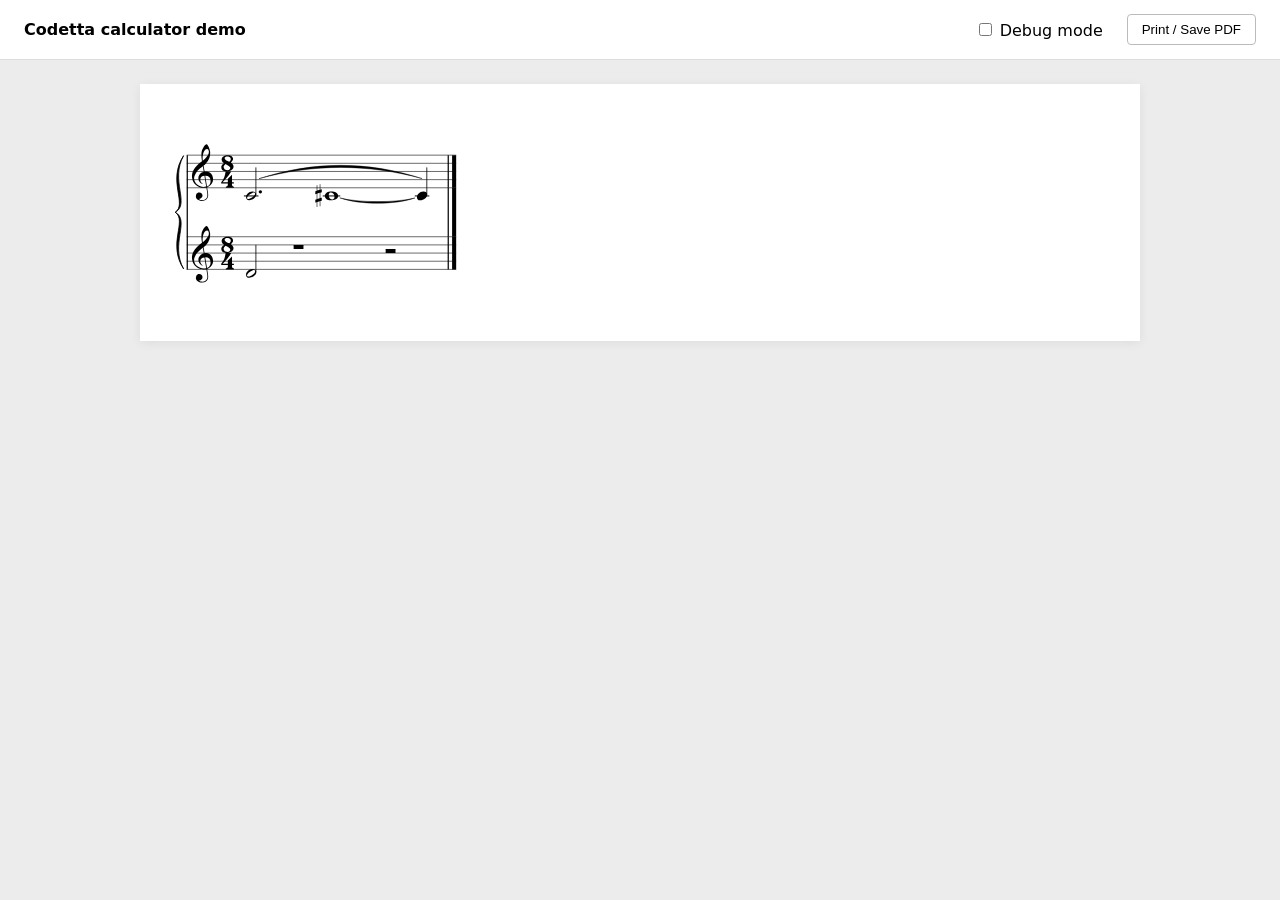
<file: examples/calculator/score.html>
<!doctype html>
<html lang="en"><head><meta charset="utf-8"><meta name="viewport" content="width=device-width,initial-scale=1">
<title>Codetta calculator demo</title><style>
* { box-sizing: border-box; } body { margin: 0; background: #ececec; font-family: system-ui, sans-serif; }
header { display: flex; gap: 24px; align-items: center; padding: 14px 24px; background: white; border-bottom: 1px solid #ddd; }
header strong { margin-right: auto; } button { padding: 7px 14px; background: white; border: 1px solid #bbb; border-radius: 4px; }
main { padding: 24px; } .page { max-width: 1000px; margin: 0 auto 24px; padding: 24px; background: white; box-shadow: 0 2px 10px #0001; }
.page svg { display: block; width: 100%; height: auto; } .debug-score { display: none; }
body.debug .normal-score { display: none; } body.debug .debug-score { display: block; }
@page { size: A4; margin: 12mm; } @media print { body { background: white; } header { display: none; } main { padding: 0; }
.page { max-width: none; margin: 0; padding: 0; box-shadow: none; break-after: page; } .page:last-child { break-after: auto; } }
</style></head><body class="">
<header><strong>Codetta calculator demo</strong><label><input id="debug" type="checkbox"> Debug mode</label><button id="print">Print / Save PDF</button></header>
<main><div class="normal-score"><section class="page" aria-label="Page 1"><svg xmlns="http://www.w3.org/2000/svg" xmlns:xlink="http://www.w3.org/1999/xlink" viewBox="0 0 840 184" version="1.1" overflow="visible" id="normal-p1-l19nj5e9">
   <desc>Engraved by Verovio 6.3.0[undefined]</desc>
   <defs>
      <g id="normal-p1-E050-l19nj5e9">
         <path transform="scale(1,-1)" d="M441 -245c-23 -4 -48 -6 -76 -6c-59 0 -102 7 -130 20c-88 42 -150 93 -187 154c-26 44 -43 103 -48 176c0 6 -1 13 -1 19c0 54 15 111 45 170c29 57 65 106 110 148s96 85 153 127c-3 16 -8 46 -13 92c-4 43 -5 73 -5 89c0 117 16 172 69 257c34 54 64 82 89 82 c21 0 43 -30 69 -92s39 -115 41 -159v-15c0 -109 -21 -162 -67 -241c-13 -20 -63 -90 -98 -118c-13 -9 -25 -19 -37 -29l31 -181c8 1 18 2 28 2c58 0 102 -12 133 -35c59 -43 92 -104 98 -184c1 -7 1 -15 1 -22c0 -123 -87 -209 -181 -248c8 -57 17 -110 25 -162 c5 -31 6 -58 6 -80c0 -30 -5 -53 -14 -70c-35 -64 -88 -99 -158 -103c-5 0 -11 -1 -16 -1c-37 0 -72 10 -108 27c-50 24 -77 59 -80 105v11c0 29 7 55 20 76c18 28 45 42 79 44h6c49 0 93 -42 97 -87v-9c0 -51 -34 -86 -105 -106c17 -24 51 -36 102 -36c62 0 116 43 140 85 c9 16 13 41 13 74c0 20 -1 42 -5 67c-8 53 -18 106 -26 159zM461 939c-95 0 -135 -175 -135 -286c0 -24 2 -48 5 -71c50 39 92 82 127 128c40 53 60 100 60 140v8c-4 53 -22 81 -55 81h-2zM406 119l54 -326c73 25 110 78 110 161c0 7 0 15 -1 23c-7 95 -57 142 -151 142h-12 zM382 117c-72 -2 -128 -47 -128 -120v-7c2 -46 43 -99 75 -115c-3 -2 -7 -5 -10 -10c-70 33 -116 88 -123 172v11c0 68 44 126 88 159c23 17 49 29 78 36l-29 170c-21 -13 -52 -37 -92 -73c-50 -44 -86 -84 -109 -119c-45 -69 -67 -130 -67 -182v-13c5 -68 35 -127 93 -176 s125 -73 203 -73c25 0 50 3 75 9c-19 111 -36 221 -54 331z" />
      </g>
      <g id="normal-p1-E088-l19nj5e9">
         <path transform="scale(1,-1)" d="M195 -214c76 0 88 58 90 68c0 34 -35 60 -57 73l-52 29c-21 10 -32 17 -34 20c-39 -33 -58 -54 -62 -92c5 -23 23 -98 115 -98zM301 135c0 61 -72 76 -113 76c-40 0 -77 -17 -77 -51c3 -21 15 -38 26 -50c17 -15 33 -26 48 -34l65 -28c34 27 51 56 51 87zM176 -250 c-57 0 -166 26 -166 132c0 47 30 86 89 116c-33 15 -79 60 -79 119c0 79 85 132 178 132h18c5 0 21 1 28 -1c25 0 126 -30 126 -110c0 -37 -23 -76 -69 -116c43 -25 83 -71 83 -119c0 -101 -118 -153 -208 -153z" />
      </g>
      <g id="normal-p1-E084-l19nj5e9">
         <path transform="scale(1,-1)" d="M20 -78c84 97 114 180 134 329h170c-13 -32 -82 -132 -99 -151l-84 -97c-33 -36 -59 -63 -80 -81h162v102l127 123v-225h57v-39h-57v-34c0 -43 19 -65 57 -65v-34h-244v36c48 0 60 26 60 70v27h-203v39z" />
      </g>
      <g id="normal-p1-E0A3-l19nj5e9">
         <path transform="scale(1,-1)" d="M278 64c0 22 -17 39 -43 39c-12 0 -26 -3 -41 -10c-85 -43 -165 -94 -165 -156c5 -25 15 -32 49 -32c67 11 200 95 200 159zM0 -36c0 68 73 174 200 174c66 0 114 -39 114 -97c0 -84 -106 -173 -218 -173c-64 0 -96 32 -96 96z" />
      </g>
      <g id="normal-p1-E0A2-l19nj5e9">
         <path transform="scale(1,-1)" d="M198 133c102 0 207 -45 207 -133c0 -92 -118 -133 -227 -133c-101 0 -178 46 -178 133c0 88 93 133 198 133zM293 -21c0 14 -3 29 -8 44c-7 20 -18 38 -33 54c-20 21 -43 31 -68 31l-20 -2c-15 -5 -27 -14 -36 -28c-4 -9 -6 -17 -8 -24s-3 -16 -3 -27c0 -15 3 -34 9 -57 s18 -41 34 -55c15 -15 36 -23 62 -23c4 0 10 1 18 2c19 5 32 15 40 30s13 34 13 55z" />
      </g>
      <g id="normal-p1-E262-l19nj5e9">
         <path transform="scale(1,-1)" d="M136 186v169h17v-164l44 14v-91l-44 -14v-165l44 12v-91l-44 -13v-155h-17v150l-76 -22v-155h-17v149l-43 -13v90l43 14v167l-43 -14v92l43 13v169h17v-163zM60 73v-167l76 22v168z" />
      </g>
      <g id="normal-p1-E0A4-l19nj5e9">
         <path transform="scale(1,-1)" d="M0 -39c0 68 73 172 200 172c66 0 114 -37 114 -95c0 -84 -106 -171 -218 -171c-64 0 -96 30 -96 94z" />
      </g>
      <g id="normal-p1-E4E3-l19nj5e9">
         <path transform="scale(1,-1)" d="M0 -115v105c0 9 1 10 10 10h280c9 0 10 -1 10 -10v-105c0 -9 -1 -10 -10 -10h-280c-9 0 -10 1 -10 10z" />
      </g>
      <g id="normal-p1-E4E4-l19nj5e9">
         <path transform="scale(1,-1)" d="M0 10v105c0 9 1 10 10 10h280c9 0 10 -1 10 -10v-105c0 -9 -1 -10 -10 -10h-280c-9 0 -10 1 -10 10z" />
      </g>
   </defs>
   <style type="text/css">#normal-p1-l19nj5e9 g.ending, #normal-p1-l19nj5e9 g.fing, #normal-p1-l19nj5e9 g.reh, #normal-p1-l19nj5e9 g.tempo {font-weight:bold;}#normal-p1-l19nj5e9 g.dir, #normal-p1-l19nj5e9 g.dynam, #normal-p1-l19nj5e9 g.mNum {font-style:italic;}#normal-p1-l19nj5e9 g.label {font-weight:normal;}#normal-p1-l19nj5e9 ellipse, #normal-p1-l19nj5e9 path, #normal-p1-l19nj5e9 polygon, #normal-p1-l19nj5e9 polyline, #normal-p1-l19nj5e9 rect {stroke:currentColor}#normal-p1-l19nj5e9 g.cursor {fill:dodgerblue; color:dodgerblue;}#normal-p1-l19nj5e9 g.cursor.chord {fill:limegreen; color:limegreen;}</style>
   <svg class="definition-scale" color="black" font-family="Times, serif" viewBox="0 0 21000 4600">
      <g class="page-margin" transform="translate(500, 500)">
         <g id="normal-p1-v3bpgbh" class="mdiv pageMilestone" />
         <g id="normal-p1-wtn72u" class="score pageMilestone" />
         <g id="normal-p1-qop993u" class="system">
            <path d="M13 540 L13 3060" stroke-width="27" />
            <g id="normal-p1-ugy5jj" class="grpSym">
               <path d="M-72,3042 C-432,2502 18,1980 -252,1800 C81,1980 -369,2502 -72,3042" stroke-width="18" stroke-linecap="round" stroke-linejoin="round" />
               <path d="M-72,558 C-369,1098 81,1620 -252,1800 C18,1620 -432,1098 -72,558" stroke-width="18" stroke-linecap="round" stroke-linejoin="round" />
            </g>
            <g id="normal-p1-yhbsl03" class="section systemMilestone" />
            <g id="normal-p1-u1bb0tuc" class="section systemMilestone" />
            <g id="normal-p1-w1cybpcc" class="measure">
               <g id="normal-p1-fmlv5y5" class="staff">
                  <path d="M0 540 L5945 540" stroke-width="13" />
                  <path d="M0 720 L5945 720" stroke-width="13" />
                  <path d="M0 900 L5945 900" stroke-width="13" />
                  <path d="M0 1080 L5945 1080" stroke-width="13" />
                  <path d="M0 1260 L5945 1260" stroke-width="13" />
                  <g id="normal-p1-ooa3xd2" class="clef">
                     <use xlink:href="#normal-p1-E050-l19nj5e9" transform="translate(117, 1080) scale(0.72, 0.72)" />
                  </g>
                  <g id="normal-p1-p1qs3afz" class="keySig" />
                  <g id="normal-p1-qa0w0a" class="meterSig">
                     <use xlink:href="#normal-p1-E088-l19nj5e9" transform="translate(757, 720) scale(0.72, 0.72)" />
                     <use xlink:href="#normal-p1-E084-l19nj5e9" transform="translate(748, 1080) scale(0.72, 0.72)" />
                  </g>
                  <g class="ledgerLines below">
                     <path d="M1262 1440 L1584 1440" stroke-width="22" />
                     <path d="M3002 1440 L3388 1440" stroke-width="22" />
                     <path d="M5032 1440 L5354 1440" stroke-width="22" />
                  </g>
                  <g id="normal-p1-izodm98" class="layer">
                     <g id="normal-p1-n-s1-v1-m1-1" class="note">
                        <g class="notehead">
                           <use xlink:href="#normal-p1-E0A3-l19nj5e9" transform="translate(1310, 1440) scale(0.72, 0.72)" />
                        </g>
                        <g id="normal-p1-mwxt00x" class="dots">
                           <ellipse cx="1626" cy="1350" rx="36" ry="36" />
                        </g>
                        <g id="normal-p1-lcz237t" class="stem">
                           <path d="M1527 1412 L1527 810" stroke-width="18" />
                        </g>
                     </g>
                     <g id="normal-p1-n-s1-v1-m1-2" class="note">
                        <g class="notehead">
                           <use xlink:href="#normal-p1-E0A2-l19nj5e9" transform="translate(3050, 1440) scale(0.72, 0.72)" />
                        </g>
                        <g id="normal-p1-m5odh2d" class="accid">
                           <use xlink:href="#normal-p1-E262-l19nj5e9" transform="translate(2838, 1440) scale(0.72, 0.72)" />
                        </g>
                     </g>
                     <g id="normal-p1-n-s1-v1-m1-3" class="note">
                        <g class="notehead">
                           <use xlink:href="#normal-p1-E0A4-l19nj5e9" transform="translate(5080, 1440) scale(0.72, 0.72)" />
                        </g>
                        <g id="normal-p1-o1nwbnw5" class="stem">
                           <path d="M5297 1412 L5297 810" stroke-width="18" />
                        </g>
                        <g id="normal-p1-pk6xyvl" class="accid" />
                     </g>
                  </g>
               </g>
               <g id="normal-p1-g14xmp24" class="staff">
                  <path d="M0 2340 L5945 2340" stroke-width="13" />
                  <path d="M0 2520 L5945 2520" stroke-width="13" />
                  <path d="M0 2700 L5945 2700" stroke-width="13" />
                  <path d="M0 2880 L5945 2880" stroke-width="13" />
                  <path d="M0 3060 L5945 3060" stroke-width="13" />
                  <g id="normal-p1-r5qtfn6" class="clef">
                     <use xlink:href="#normal-p1-E050-l19nj5e9" transform="translate(117, 2880) scale(0.72, 0.72)" />
                  </g>
                  <g id="normal-p1-s1j3i627" class="keySig" />
                  <g id="normal-p1-t1myktyj" class="meterSig">
                     <use xlink:href="#normal-p1-E088-l19nj5e9" transform="translate(757, 2520) scale(0.72, 0.72)" />
                     <use xlink:href="#normal-p1-E084-l19nj5e9" transform="translate(748, 2880) scale(0.72, 0.72)" />
                  </g>
                  <g id="normal-p1-qhghzyb" class="layer">
                     <g id="normal-p1-n-s2-v1-m1-1" class="note">
                        <g class="notehead">
                           <use xlink:href="#normal-p1-E0A3-l19nj5e9" transform="translate(1310, 3150) scale(0.72, 0.72)" />
                        </g>
                        <g id="normal-p1-p1r78e3w" class="stem">
                           <path d="M1527 3122 L1527 2520" stroke-width="18" />
                        </g>
                     </g>
                     <g id="normal-p1-n-s2-v1-m1-2" class="rest">
                        <use xlink:href="#normal-p1-E4E3-l19nj5e9" transform="translate(2360, 2520) scale(0.72, 0.72)" />
                        <g class="ledgerLines" />
                     </g>
                     <g id="normal-p1-n-s2-v1-m1-3" class="rest">
                        <use xlink:href="#normal-p1-E4E4-l19nj5e9" transform="translate(4390, 2700) scale(0.72, 0.72)" />
                        <g class="ledgerLines" />
                     </g>
                  </g>
               </g>
               <g id="normal-p1-hju2rxn" class="bracketSpan" />
               <g id="normal-p1-k1d0qcvg" class="slur">
                  <path d="M1603,1057 C2794,668 4001,668 5193,1057 C3992,729 2803,729 1603,1057" stroke-width="9" stroke-linecap="round" stroke-linejoin="round" />
               </g>
               <g id="normal-p1-n16gprxv" class="tie">
                  <path d="M3385,1485 C3800,1592 4617,1592 5035,1485 C4624,1640 3793,1640 3385,1485" stroke-width="9" stroke-linecap="round" stroke-linejoin="round" />
               </g>
               <g id="normal-p1-erbcoh7" class="barLine">
                  <path d="M5770 540 L5770 1260" stroke-width="27" />
                  <path d="M5900 540 L5900 1260" stroke-width="90" />
                  <path d="M5770 2340 L5770 3060" stroke-width="27" />
                  <path d="M5900 2340 L5900 3060" stroke-width="90" />
                  <path d="M5770 1260 L5770 2340" stroke-width="27" />
                  <path d="M5900 1260 L5900 2340" stroke-width="90" />
               </g>
            </g>
            <g id="normal-p1-d1eyoooy" class="systemMilestoneEnd u1bb0tuc" />
            <g id="normal-p1-ewtw03u" class="systemMilestoneEnd yhbsl03" />
         </g>
         <g id="normal-p1-f12ecyql" class="pageMilestoneEnd wtn72u" />
         <g id="normal-p1-gjwwkjn" class="pageMilestoneEnd v3bpgbh" />
      </g>
   </svg>
</svg></section></div><div class="debug-score"><section class="page" aria-label="Page 1"><svg xmlns="http://www.w3.org/2000/svg" xmlns:xlink="http://www.w3.org/1999/xlink" viewBox="0 0 840 211" version="1.1" overflow="visible" id="debug-p1-l19nj5e9">
   <desc>Engraved by Verovio 6.3.0[undefined]</desc>
   <defs>
      <g id="debug-p1-E050-l19nj5e9">
         <path transform="scale(1,-1)" d="M441 -245c-23 -4 -48 -6 -76 -6c-59 0 -102 7 -130 20c-88 42 -150 93 -187 154c-26 44 -43 103 -48 176c0 6 -1 13 -1 19c0 54 15 111 45 170c29 57 65 106 110 148s96 85 153 127c-3 16 -8 46 -13 92c-4 43 -5 73 -5 89c0 117 16 172 69 257c34 54 64 82 89 82 c21 0 43 -30 69 -92s39 -115 41 -159v-15c0 -109 -21 -162 -67 -241c-13 -20 -63 -90 -98 -118c-13 -9 -25 -19 -37 -29l31 -181c8 1 18 2 28 2c58 0 102 -12 133 -35c59 -43 92 -104 98 -184c1 -7 1 -15 1 -22c0 -123 -87 -209 -181 -248c8 -57 17 -110 25 -162 c5 -31 6 -58 6 -80c0 -30 -5 -53 -14 -70c-35 -64 -88 -99 -158 -103c-5 0 -11 -1 -16 -1c-37 0 -72 10 -108 27c-50 24 -77 59 -80 105v11c0 29 7 55 20 76c18 28 45 42 79 44h6c49 0 93 -42 97 -87v-9c0 -51 -34 -86 -105 -106c17 -24 51 -36 102 -36c62 0 116 43 140 85 c9 16 13 41 13 74c0 20 -1 42 -5 67c-8 53 -18 106 -26 159zM461 939c-95 0 -135 -175 -135 -286c0 -24 2 -48 5 -71c50 39 92 82 127 128c40 53 60 100 60 140v8c-4 53 -22 81 -55 81h-2zM406 119l54 -326c73 25 110 78 110 161c0 7 0 15 -1 23c-7 95 -57 142 -151 142h-12 zM382 117c-72 -2 -128 -47 -128 -120v-7c2 -46 43 -99 75 -115c-3 -2 -7 -5 -10 -10c-70 33 -116 88 -123 172v11c0 68 44 126 88 159c23 17 49 29 78 36l-29 170c-21 -13 -52 -37 -92 -73c-50 -44 -86 -84 -109 -119c-45 -69 -67 -130 -67 -182v-13c5 -68 35 -127 93 -176 s125 -73 203 -73c25 0 50 3 75 9c-19 111 -36 221 -54 331z" />
      </g>
      <g id="debug-p1-E088-l19nj5e9">
         <path transform="scale(1,-1)" d="M195 -214c76 0 88 58 90 68c0 34 -35 60 -57 73l-52 29c-21 10 -32 17 -34 20c-39 -33 -58 -54 -62 -92c5 -23 23 -98 115 -98zM301 135c0 61 -72 76 -113 76c-40 0 -77 -17 -77 -51c3 -21 15 -38 26 -50c17 -15 33 -26 48 -34l65 -28c34 27 51 56 51 87zM176 -250 c-57 0 -166 26 -166 132c0 47 30 86 89 116c-33 15 -79 60 -79 119c0 79 85 132 178 132h18c5 0 21 1 28 -1c25 0 126 -30 126 -110c0 -37 -23 -76 -69 -116c43 -25 83 -71 83 -119c0 -101 -118 -153 -208 -153z" />
      </g>
      <g id="debug-p1-E084-l19nj5e9">
         <path transform="scale(1,-1)" d="M20 -78c84 97 114 180 134 329h170c-13 -32 -82 -132 -99 -151l-84 -97c-33 -36 -59 -63 -80 -81h162v102l127 123v-225h57v-39h-57v-34c0 -43 19 -65 57 -65v-34h-244v36c48 0 60 26 60 70v27h-203v39z" />
      </g>
      <g id="debug-p1-E0A3-l19nj5e9">
         <path transform="scale(1,-1)" d="M278 64c0 22 -17 39 -43 39c-12 0 -26 -3 -41 -10c-85 -43 -165 -94 -165 -156c5 -25 15 -32 49 -32c67 11 200 95 200 159zM0 -36c0 68 73 174 200 174c66 0 114 -39 114 -97c0 -84 -106 -173 -218 -173c-64 0 -96 32 -96 96z" />
      </g>
      <g id="debug-p1-E0A2-l19nj5e9">
         <path transform="scale(1,-1)" d="M198 133c102 0 207 -45 207 -133c0 -92 -118 -133 -227 -133c-101 0 -178 46 -178 133c0 88 93 133 198 133zM293 -21c0 14 -3 29 -8 44c-7 20 -18 38 -33 54c-20 21 -43 31 -68 31l-20 -2c-15 -5 -27 -14 -36 -28c-4 -9 -6 -17 -8 -24s-3 -16 -3 -27c0 -15 3 -34 9 -57 s18 -41 34 -55c15 -15 36 -23 62 -23c4 0 10 1 18 2c19 5 32 15 40 30s13 34 13 55z" />
      </g>
      <g id="debug-p1-E262-l19nj5e9">
         <path transform="scale(1,-1)" d="M136 186v169h17v-164l44 14v-91l-44 -14v-165l44 12v-91l-44 -13v-155h-17v150l-76 -22v-155h-17v149l-43 -13v90l43 14v167l-43 -14v92l43 13v169h17v-163zM60 73v-167l76 22v168z" />
      </g>
      <g id="debug-p1-E0A4-l19nj5e9">
         <path transform="scale(1,-1)" d="M0 -39c0 68 73 172 200 172c66 0 114 -37 114 -95c0 -84 -106 -171 -218 -171c-64 0 -96 30 -96 94z" />
      </g>
      <g id="debug-p1-E4E3-l19nj5e9">
         <path transform="scale(1,-1)" d="M0 -115v105c0 9 1 10 10 10h280c9 0 10 -1 10 -10v-105c0 -9 -1 -10 -10 -10h-280c-9 0 -10 1 -10 10z" />
      </g>
      <g id="debug-p1-E4E4-l19nj5e9">
         <path transform="scale(1,-1)" d="M0 10v105c0 9 1 10 10 10h280c9 0 10 -1 10 -10v-105c0 -9 -1 -10 -10 -10h-280c-9 0 -10 1 -10 10z" />
      </g>
   </defs>
   <style type="text/css">#debug-p1-l19nj5e9 g.ending, #debug-p1-l19nj5e9 g.fing, #debug-p1-l19nj5e9 g.reh, #debug-p1-l19nj5e9 g.tempo {font-weight:bold;}#debug-p1-l19nj5e9 g.dir, #debug-p1-l19nj5e9 g.dynam, #debug-p1-l19nj5e9 g.mNum {font-style:italic;}#debug-p1-l19nj5e9 g.label {font-weight:normal;}#debug-p1-l19nj5e9 ellipse, #debug-p1-l19nj5e9 path, #debug-p1-l19nj5e9 polygon, #debug-p1-l19nj5e9 polyline, #debug-p1-l19nj5e9 rect {stroke:currentColor}#debug-p1-l19nj5e9 g.cursor {fill:dodgerblue; color:dodgerblue;}#debug-p1-l19nj5e9 g.cursor.chord {fill:limegreen; color:limegreen;}</style>
   <svg class="definition-scale" color="black" font-family="Times, serif" viewBox="0 0 21000 5270">
      <g class="page-margin" transform="translate(500, 500)">
         <g id="debug-p1-v3bpgbh" class="mdiv pageMilestone" />
         <g id="debug-p1-wtn72u" class="score pageMilestone" />
         <g id="debug-p1-g14vagd9" class="system">
            <path d="M13 1210 L13 3730" stroke-width="27" />
            <g id="debug-p1-k1cj9a4z" class="grpSym">
               <path d="M-72,3712 C-432,3172 18,2650 -252,2470 C81,2650 -369,3172 -72,3712" stroke-width="18" stroke-linecap="round" stroke-linejoin="round" />
               <path d="M-72,1228 C-369,1768 81,2290 -252,2470 C18,2290 -432,1768 -72,1228" stroke-width="18" stroke-linecap="round" stroke-linejoin="round" />
            </g>
            <g id="debug-p1-yhbsl03" class="section systemMilestone" />
            <g id="debug-p1-gjwwkjn" class="section systemMilestone" />
            <g id="debug-p1-w1cybpcc" class="measure">
               <g id="debug-p1-fmlv5y5" class="staff">
                  <path d="M0 1210 L8039 1210" stroke-width="13" />
                  <path d="M0 1390 L8039 1390" stroke-width="13" />
                  <path d="M0 1570 L8039 1570" stroke-width="13" />
                  <path d="M0 1750 L8039 1750" stroke-width="13" />
                  <path d="M0 1930 L8039 1930" stroke-width="13" />
                  <g id="debug-p1-edjdsu9" class="clef">
                     <use xlink:href="#debug-p1-E050-l19nj5e9" transform="translate(117, 1750) scale(0.72, 0.72)" />
                  </g>
                  <g id="debug-p1-fy88c66" class="keySig" />
                  <g id="debug-p1-g8b2cud" class="meterSig">
                     <use xlink:href="#debug-p1-E088-l19nj5e9" transform="translate(757, 1390) scale(0.72, 0.72)" />
                     <use xlink:href="#debug-p1-E084-l19nj5e9" transform="translate(748, 1750) scale(0.72, 0.72)" />
                  </g>
                  <g class="ledgerLines below">
                     <path d="M1262 2110 L1584 2110" stroke-width="22" />
                     <path d="M3002 2110 L3388 2110" stroke-width="22" />
                     <path d="M5032 2110 L5354 2110" stroke-width="22" />
                  </g>
                  <g id="debug-p1-u1bb0tuc" class="layer">
                     <g id="debug-p1-n-s1-v1-m1-1" class="note">
                        <g class="notehead">
                           <use xlink:href="#debug-p1-E0A3-l19nj5e9" transform="translate(1310, 2110) scale(0.72, 0.72)" />
                        </g>
                        <g id="debug-p1-a1n0fw13" class="dots">
                           <ellipse cx="1626" cy="2020" rx="36" ry="36" />
                        </g>
                        <g id="debug-p1-z16wv72r" class="stem">
                           <path d="M1527 2082 L1527 1480" stroke-width="18" />
                        </g>
                     </g>
                     <g id="debug-p1-n-s1-v1-m1-2" class="note">
                        <g class="notehead">
                           <use xlink:href="#debug-p1-E0A2-l19nj5e9" transform="translate(3050, 2110) scale(0.72, 0.72)" />
                        </g>
                        <g id="debug-p1-y1waypqj" class="accid">
                           <use xlink:href="#debug-p1-E262-l19nj5e9" transform="translate(2838, 2110) scale(0.72, 0.72)" />
                        </g>
                     </g>
                     <g id="debug-p1-n-s1-v1-m1-3" class="note">
                        <g class="notehead">
                           <use xlink:href="#debug-p1-E0A4-l19nj5e9" transform="translate(5080, 2110) scale(0.72, 0.72)" />
                        </g>
                        <g id="debug-p1-c1yevvwh" class="stem">
                           <path d="M5297 2082 L5297 1480" stroke-width="18" />
                        </g>
                        <g id="debug-p1-b37hn12" class="accid" />
                     </g>
                  </g>
               </g>
               <g id="debug-p1-g14xmp24" class="staff">
                  <path d="M0 3010 L8039 3010" stroke-width="13" />
                  <path d="M0 3190 L8039 3190" stroke-width="13" />
                  <path d="M0 3370 L8039 3370" stroke-width="13" />
                  <path d="M0 3550 L8039 3550" stroke-width="13" />
                  <path d="M0 3730 L8039 3730" stroke-width="13" />
                  <g id="debug-p1-h17q0103" class="clef">
                     <use xlink:href="#debug-p1-E050-l19nj5e9" transform="translate(117, 3550) scale(0.72, 0.72)" />
                  </g>
                  <g id="debug-p1-i10wuc0a" class="keySig" />
                  <g id="debug-p1-j5nk4wk" class="meterSig">
                     <use xlink:href="#debug-p1-E088-l19nj5e9" transform="translate(757, 3190) scale(0.72, 0.72)" />
                     <use xlink:href="#debug-p1-E084-l19nj5e9" transform="translate(748, 3550) scale(0.72, 0.72)" />
                  </g>
                  <g id="debug-p1-c1kyp1ws" class="layer">
                     <g id="debug-p1-n-s2-v1-m1-1" class="note">
                        <g class="notehead">
                           <use xlink:href="#debug-p1-E0A3-l19nj5e9" transform="translate(1310, 3820) scale(0.72, 0.72)" />
                        </g>
                        <g id="debug-p1-d1sqgsul" class="stem">
                           <path d="M1527 3792 L1527 3190" stroke-width="18" />
                        </g>
                     </g>
                     <g id="debug-p1-n-s2-v1-m1-2" class="rest">
                        <use xlink:href="#debug-p1-E4E3-l19nj5e9" transform="translate(2360, 3190) scale(0.72, 0.72)" />
                        <g class="ledgerLines" />
                     </g>
                     <g id="debug-p1-n-s2-v1-m1-3" class="rest">
                        <use xlink:href="#debug-p1-E4E4-l19nj5e9" transform="translate(4390, 3370) scale(0.72, 0.72)" />
                        <g class="ledgerLines" />
                     </g>
                  </g>
               </g>
               <g id="debug-p1-hju2rxn" class="dir">
                  <text x="1310" y="676" font-size="0px">
                     <tspan id="debug-p1-izodm98" class="text">
                        <tspan font-size="405px">value duration=3</tspan>
                     </tspan>
                  </text>
               </g>
               <g id="debug-p1-j1mj6nxn" class="dir">
                  <text x="3050" y="676" font-size="0px">
                     <tspan id="debug-p1-k1d0qcvg" class="text">
                        <tspan font-size="405px">value duration=4</tspan>
                     </tspan>
                  </text>
               </g>
               <g id="debug-p1-leeh8fz" class="dir">
                  <text x="5080" y="676" font-size="0px">
                     <tspan id="debug-p1-m5odh2d" class="text">
                        <tspan font-size="405px">value duration=1</tspan>
                     </tspan>
                  </text>
               </g>
               <g id="debug-p1-n16gprxv" class="dir">
                  <text x="1310" y="2882" font-size="0px">
                     <tspan id="debug-p1-o1w2vfrn" class="text">
                        <tspan font-size="405px">value duration=2</tspan>
                     </tspan>
                  </text>
               </g>
               <g id="debug-p1-pk6xyvl" class="dir">
                  <text x="1310" y="676" font-size="0px">
                     <tspan id="debug-p1-qhghzyb" class="text">
                        <tspan font-size="405px">Product</tspan>
                     </tspan>
                  </text>
               </g>
               <g id="debug-p1-rgx8bjh" class="bracketSpan" />
               <g id="debug-p1-s82fpt" class="dir">
                  <text x="1310" y="270" font-size="0px">
                     <tspan id="debug-p1-t3elz0m" class="text">
                        <tspan font-size="405px">Sum</tspan>
                     </tspan>
                  </text>
               </g>
               <g id="debug-p1-wgj8qwy" class="slur">
                  <path d="M1603,1727 C2794,1338 4001,1338 5193,1727 C3992,1399 2803,1399 1603,1727" stroke-width="9" stroke-linecap="round" stroke-linejoin="round" />
               </g>
               <g id="debug-p1-zfx25hn" class="tie">
                  <path d="M3385,2155 C3800,2262 4617,2262 5035,2155 C4624,2310 3793,2310 3385,2155" stroke-width="9" stroke-linecap="round" stroke-linejoin="round" />
               </g>
               <g id="debug-p1-erbcoh7" class="barLine">
                  <path d="M7864 1210 L7864 1930" stroke-width="27" />
                  <path d="M7994 1210 L7994 1930" stroke-width="90" />
                  <path d="M7864 3010 L7864 3730" stroke-width="27" />
                  <path d="M7994 3010 L7994 3730" stroke-width="90" />
                  <path d="M7864 1930 L7864 3010" stroke-width="27" />
                  <path d="M7994 1930 L7994 3010" stroke-width="90" />
               </g>
            </g>
            <g id="debug-p1-p1r78e3w" class="systemMilestoneEnd gjwwkjn" />
            <g id="debug-p1-qjepdrb" class="systemMilestoneEnd yhbsl03" />
         </g>
         <g id="debug-p1-r1y47wy7" class="pageMilestoneEnd wtn72u" />
         <g id="debug-p1-sqqgytg" class="pageMilestoneEnd v3bpgbh" />
      </g>
   </svg>
</svg></section></div></main>
<script>document.getElementById('print').addEventListener('click',()=>window.print());
document.getElementById('debug')?.addEventListener('change',event=>document.body.classList.toggle('debug',event.target.checked));</script>
</body></html>
</file>
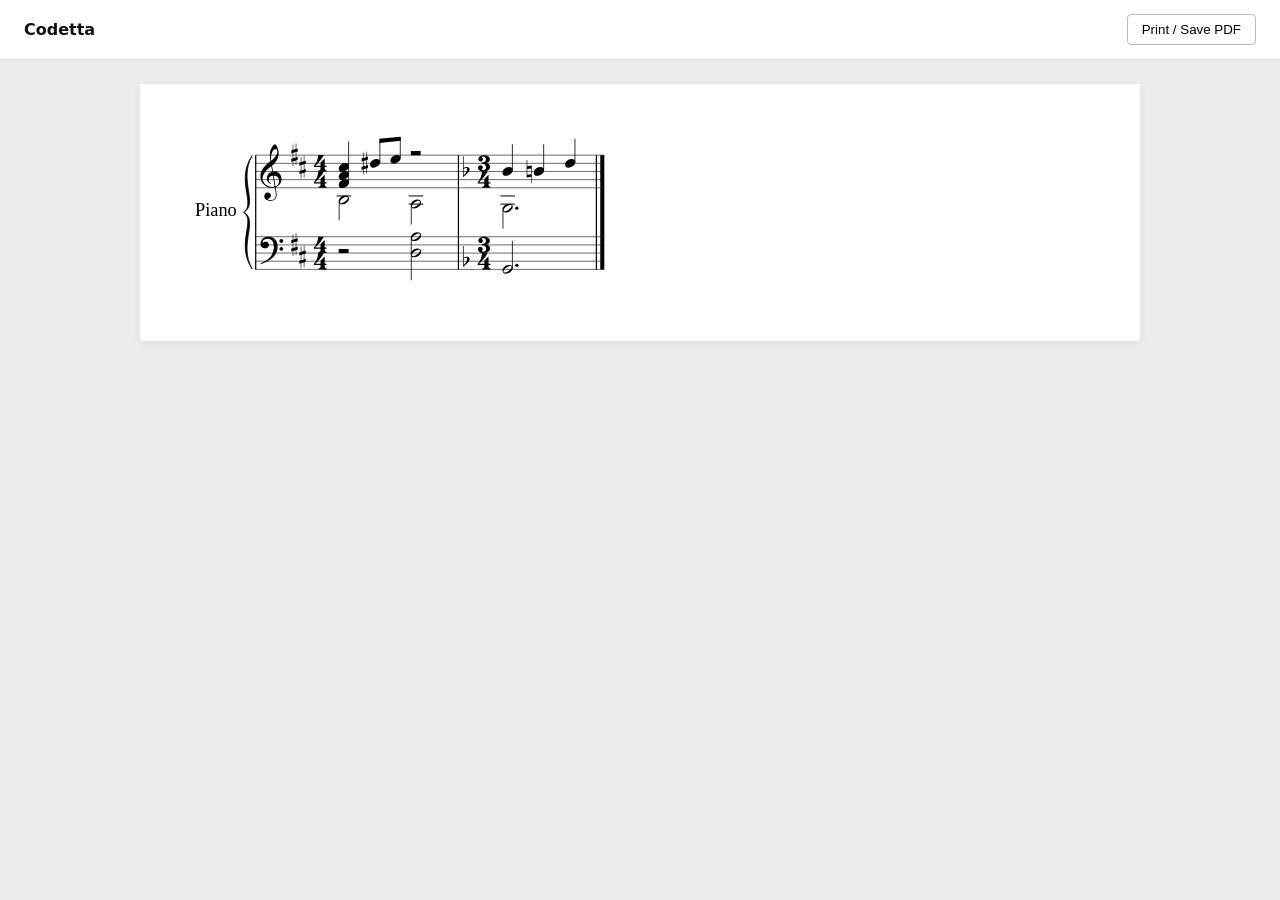
<file: examples/notation/features.html>
<!doctype html>
<html lang="en"><head><meta charset="utf-8"><meta name="viewport" content="width=device-width,initial-scale=1">
<title>Codetta</title><style>
* { box-sizing: border-box; }
body { margin: 0; background: #ececec; color: #111; font-family: system-ui, sans-serif; }
header { display: flex; align-items: center; gap: 24px; padding: 14px 24px; background: white; border-bottom: 1px solid #ddd; }
header strong { margin-right: auto; }
button { padding: 7px 14px; border: 1px solid #bbb; border-radius: 4px; background: white; cursor: pointer; }
main { padding: 24px; }
.page { max-width: 1000px; margin: 0 auto 24px; padding: 24px; background: white; box-shadow: 0 2px 10px #0001; }
.page svg { display: block; width: 100%; height: auto; }
.debug-score { display: none; }
body.debug .normal-score { display: none; }
body.debug .debug-score { display: block; }
@page { size: A4; margin: 12mm; }
@media print {
  body { background: white; } header { display: none; } main { padding: 0; }
  .page { max-width: none; margin: 0; padding: 0; box-shadow: none; break-after: page; break-inside: avoid; }
  .page:last-child { break-after: auto; }
}
</style></head><body class="">
<header><strong>Codetta</strong><button id="print">Print / Save PDF</button></header>
<main><div class="normal-score"><section class="page" aria-label="Page 1"><svg xmlns="http://www.w3.org/2000/svg" xmlns:xlink="http://www.w3.org/1999/xlink" viewBox="0 0 840 184" version="1.1" overflow="visible" id="normal-p1-l19nj5e9">
   <desc>Engraved by Verovio 6.3.0[undefined]</desc>
   <defs>
      <g id="normal-p1-E050-l19nj5e9">
         <path transform="scale(1,-1)" d="M441 -245c-23 -4 -48 -6 -76 -6c-59 0 -102 7 -130 20c-88 42 -150 93 -187 154c-26 44 -43 103 -48 176c0 6 -1 13 -1 19c0 54 15 111 45 170c29 57 65 106 110 148s96 85 153 127c-3 16 -8 46 -13 92c-4 43 -5 73 -5 89c0 117 16 172 69 257c34 54 64 82 89 82 c21 0 43 -30 69 -92s39 -115 41 -159v-15c0 -109 -21 -162 -67 -241c-13 -20 -63 -90 -98 -118c-13 -9 -25 -19 -37 -29l31 -181c8 1 18 2 28 2c58 0 102 -12 133 -35c59 -43 92 -104 98 -184c1 -7 1 -15 1 -22c0 -123 -87 -209 -181 -248c8 -57 17 -110 25 -162 c5 -31 6 -58 6 -80c0 -30 -5 -53 -14 -70c-35 -64 -88 -99 -158 -103c-5 0 -11 -1 -16 -1c-37 0 -72 10 -108 27c-50 24 -77 59 -80 105v11c0 29 7 55 20 76c18 28 45 42 79 44h6c49 0 93 -42 97 -87v-9c0 -51 -34 -86 -105 -106c17 -24 51 -36 102 -36c62 0 116 43 140 85 c9 16 13 41 13 74c0 20 -1 42 -5 67c-8 53 -18 106 -26 159zM461 939c-95 0 -135 -175 -135 -286c0 -24 2 -48 5 -71c50 39 92 82 127 128c40 53 60 100 60 140v8c-4 53 -22 81 -55 81h-2zM406 119l54 -326c73 25 110 78 110 161c0 7 0 15 -1 23c-7 95 -57 142 -151 142h-12 zM382 117c-72 -2 -128 -47 -128 -120v-7c2 -46 43 -99 75 -115c-3 -2 -7 -5 -10 -10c-70 33 -116 88 -123 172v11c0 68 44 126 88 159c23 17 49 29 78 36l-29 170c-21 -13 -52 -37 -92 -73c-50 -44 -86 -84 -109 -119c-45 -69 -67 -130 -67 -182v-13c5 -68 35 -127 93 -176 s125 -73 203 -73c25 0 50 3 75 9c-19 111 -36 221 -54 331z" />
      </g>
      <g id="normal-p1-E262-l19nj5e9">
         <path transform="scale(1,-1)" d="M136 186v169h17v-164l44 14v-91l-44 -14v-165l44 12v-91l-44 -13v-155h-17v150l-76 -22v-155h-17v149l-43 -13v90l43 14v167l-43 -14v92l43 13v169h17v-163zM60 73v-167l76 22v168z" />
      </g>
      <g id="normal-p1-E084-l19nj5e9">
         <path transform="scale(1,-1)" d="M20 -78c84 97 114 180 134 329h170c-13 -32 -82 -132 -99 -151l-84 -97c-33 -36 -59 -63 -80 -81h162v102l127 123v-225h57v-39h-57v-34c0 -43 19 -65 57 -65v-34h-244v36c48 0 60 26 60 70v27h-203v39z" />
      </g>
      <g id="normal-p1-E0A4-l19nj5e9">
         <path transform="scale(1,-1)" d="M0 -39c0 68 73 172 200 172c66 0 114 -37 114 -95c0 -84 -106 -171 -218 -171c-64 0 -96 30 -96 94z" />
      </g>
      <g id="normal-p1-E4E4-l19nj5e9">
         <path transform="scale(1,-1)" d="M0 10v105c0 9 1 10 10 10h280c9 0 10 -1 10 -10v-105c0 -9 -1 -10 -10 -10h-280c-9 0 -10 1 -10 10z" />
      </g>
      <g id="normal-p1-E0A3-l19nj5e9">
         <path transform="scale(1,-1)" d="M278 64c0 22 -17 39 -43 39c-12 0 -26 -3 -41 -10c-85 -43 -165 -94 -165 -156c5 -25 15 -32 49 -32c67 11 200 95 200 159zM0 -36c0 68 73 174 200 174c66 0 114 -39 114 -97c0 -84 -106 -173 -218 -173c-64 0 -96 32 -96 96z" />
      </g>
      <g id="normal-p1-E062-l19nj5e9">
         <path transform="scale(1,-1)" d="M582 -120c0 32 26 58 58 58s58 -26 58 -58s-26 -58 -58 -58s-58 26 -58 58zM582 120c0 32 26 58 58 58s58 -26 58 -58s-26 -58 -58 -58s-58 26 -58 58zM158 96c51 0 73 -14 88 -49l16 -39c0 -17 -2 -30 -7 -40c-3 -11 -10 -21 -19 -31c-17 -18 -49 -43 -84 -43 c-55 0 -77 13 -112 44c-24 21 -35 55 -35 100c0 46 14 81 32 112c30 52 71 79 137 93l36 6l26 2c154 0 235 -68 274 -182c11 -32 18 -68 18 -107c0 -103 -26 -182 -68 -250c-89 -145 -234 -230 -412 -288l-30 -5c-9 0 -14 3 -14 8c3 10 5 11 10 16c35 15 70 30 96 44l78 43 c96 57 162 136 197 258c9 33 17 60 22 100c3 22 5 35 6 39c-7 69 -16 115 -23 140s-4 22 -16 40c-8 12 -19 23 -31 34c-24 21 -62 44 -118 44c-48 0 -84 -8 -113 -28c-28 -19 -42 -44 -42 -73v-16c2 -5 3 -9 4 -11c24 22 52 39 84 39z" />
      </g>
      <g id="normal-p1-E260-l19nj5e9">
         <path transform="scale(1,-1)" d="M20 110c32 16 54 27 93 27c26 0 35 -3 54 -13c13 -7 24 -20 27 -38l4 -25c0 -28 -16 -57 -45 -89c-23 -25 -39 -44 -65 -68l-88 -79v644h20v-359zM90 106c-32 0 -48 -10 -70 -29v-194c31 31 54 59 71 84c21 32 32 59 32 84c0 9 1 16 1 20c0 14 -3 21 -11 30l-8 3z" />
      </g>
      <g id="normal-p1-E083-l19nj5e9">
         <path transform="scale(1,-1)" d="M208 250c97 0 177 -52 177 -116c0 -69 -40 -111 -118 -125c56 -5 125 -44 125 -116c0 -31 -10 -57 -31 -78c-19 -21 -45 -38 -78 -49l-50 -11c-15 -3 -36 -7 -55 -7c-50 0 -86 16 -113 38c-16 10 -23 18 -34 34c-7 13 -11 25 -11 38c0 43 27 83 68 83l3 -2 c61 0 75 -42 75 -70c0 -19 -24 -42 -26 -57c7 -17 20 -25 37 -25c44 0 94 29 94 78c0 75 -34 125 -138 125v36c84 0 131 22 131 98c0 54 -37 88 -87 88c-26 0 -43 -7 -51 -22c15 -22 44 -16 44 -70c0 -37 -37 -62 -71 -62c-22 0 -69 15 -69 76c0 79 101 116 178 116z" />
      </g>
      <g id="normal-p1-E261-l19nj5e9">
         <path transform="scale(1,-1)" d="M0 -188v539h18v-191l139 22v-533h-17v186zM18 -100l122 17v176l-122 -19v-174z" />
      </g>
   </defs>
   <style type="text/css">#normal-p1-l19nj5e9 g.ending, #normal-p1-l19nj5e9 g.fing, #normal-p1-l19nj5e9 g.reh, #normal-p1-l19nj5e9 g.tempo {font-weight:bold;}#normal-p1-l19nj5e9 g.dir, #normal-p1-l19nj5e9 g.dynam, #normal-p1-l19nj5e9 g.mNum {font-style:italic;}#normal-p1-l19nj5e9 g.label {font-weight:normal;}#normal-p1-l19nj5e9 ellipse, #normal-p1-l19nj5e9 path, #normal-p1-l19nj5e9 polygon, #normal-p1-l19nj5e9 polyline, #normal-p1-l19nj5e9 rect {stroke:currentColor}#normal-p1-l19nj5e9 g.cursor {fill:dodgerblue; color:dodgerblue;}#normal-p1-l19nj5e9 g.cursor.chord {fill:limegreen; color:limegreen;}</style>
   <svg class="definition-scale" color="black" font-family="Times, serif" viewBox="0 0 21000 4600">
      <g class="page-margin" transform="translate(500, 500)">
         <g id="normal-p1-v3bpgbh" class="mdiv pageMilestone" />
         <g id="normal-p1-wtn72u" class="score pageMilestone" />
         <g id="normal-p1-olg8v9g" class="system">
            <path d="M1523 540 L1523 3060" stroke-width="27" />
            <g id="normal-p1-c18hn2x3" class="grpSym">
               <path d="M1438,3042 C1078,2502 1528,1980 1258,1800 C1591,1980 1141,2502 1438,3042" stroke-width="18" stroke-linecap="round" stroke-linejoin="round" />
               <path d="M1438,558 C1141,1098 1591,1620 1258,1800 C1528,1620 1078,1098 1438,558" stroke-width="18" stroke-linecap="round" stroke-linejoin="round" />
            </g>
            <g id="normal-p1-d13oj9em" class="label">
               <text x="1105" y="1890" text-anchor="end" font-size="0px">
                  <tspan id="normal-p1-ems3lxb" class="text">
                     <tspan font-size="405px">Piano</tspan>
                  </tspan>
               </text>
            </g>
            <g id="normal-p1-yhbsl03" class="section systemMilestone" />
            <g id="normal-p1-b13viyd2" class="section systemMilestone" />
            <g id="normal-p1-yv3lqdm" class="measure">
               <g id="normal-p1-hju2rxn" class="staff">
                  <path d="M1510 540 L6008 540" stroke-width="13" />
                  <path d="M1510 720 L6008 720" stroke-width="13" />
                  <path d="M1510 900 L6008 900" stroke-width="13" />
                  <path d="M1510 1080 L6008 1080" stroke-width="13" />
                  <path d="M1510 1260 L6008 1260" stroke-width="13" />
                  <g id="normal-p1-q1ju9jvm" class="clef">
                     <use xlink:href="#normal-p1-E050-l19nj5e9" transform="translate(1627, 1080) scale(0.72, 0.72)" />
                  </g>
                  <g id="normal-p1-r1bih0d0" class="keySig">
                     <g id="normal-p1-se2fak2" class="keyAccid">
                        <use xlink:href="#normal-p1-E262-l19nj5e9" transform="translate(2308, 540) scale(0.72, 0.72)" />
                     </g>
                     <g id="normal-p1-tj3t51w" class="keyAccid">
                        <use xlink:href="#normal-p1-E262-l19nj5e9" transform="translate(2486, 810) scale(0.72, 0.72)" />
                     </g>
                  </g>
                  <g id="normal-p1-ux3eln2" class="meterSig">
                     <use xlink:href="#normal-p1-E084-l19nj5e9" transform="translate(2793, 720) scale(0.72, 0.72)" />
                     <use xlink:href="#normal-p1-E084-l19nj5e9" transform="translate(2793, 1080) scale(0.72, 0.72)" />
                  </g>
                  <g class="ledgerLines below">
                     <path d="M3307 1440 L3629 1440" stroke-width="22" />
                     <path d="M4897 1440 L5219 1440" stroke-width="22" />
                     <path d="M4897 1620 L5219 1620" stroke-width="22" />
                  </g>
                  <g id="normal-p1-j1mj6nxn" class="layer">
                     <g id="normal-p1-m5odh2d" class="chord">
                        <g id="normal-p1-xm40ctx" class="stem">
                           <path d="M3572 1142 L3572 240" stroke-width="18" />
                        </g>
                        <g id="normal-p1-k1d0qcvg" class="note">
                           <g class="notehead">
                              <use xlink:href="#normal-p1-E0A4-l19nj5e9" transform="translate(3355, 1170) scale(0.72, 0.72)" />
                           </g>
                           <g id="normal-p1-leeh8fz" class="accid" />
                        </g>
                        <g id="normal-p1-n16gprxv" class="note">
                           <g class="notehead">
                              <use xlink:href="#normal-p1-E0A4-l19nj5e9" transform="translate(3355, 990) scale(0.72, 0.72)" />
                           </g>
                        </g>
                        <g id="normal-p1-o1w2vfrn" class="note">
                           <g class="notehead">
                              <use xlink:href="#normal-p1-E0A4-l19nj5e9" transform="translate(3355, 810) scale(0.72, 0.72)" />
                           </g>
                           <g id="normal-p1-pk6xyvl" class="accid" />
                        </g>
                     </g>
                     <g id="normal-p1-qhghzyb" class="beam">
                        <polygon points="4253,180 4721,135 4721,225 4253,270" />
                        <g id="normal-p1-rgx8bjh" class="note">
                           <g class="notehead">
                              <use xlink:href="#normal-p1-E0A4-l19nj5e9" transform="translate(4045, 720) scale(0.72, 0.72)" />
                           </g>
                           <g id="normal-p1-yvzjjlx" class="stem">
                              <path d="M4262 692 L4262 198" stroke-width="18" />
                           </g>
                           <g id="normal-p1-s82fpt" class="accid">
                              <use xlink:href="#normal-p1-E262-l19nj5e9" transform="translate(3859, 720) scale(0.72, 0.72)" />
                           </g>
                        </g>
                        <g id="normal-p1-t3elz0m" class="note">
                           <g class="notehead">
                              <use xlink:href="#normal-p1-E0A4-l19nj5e9" transform="translate(4495, 630) scale(0.72, 0.72)" />
                           </g>
                           <g id="normal-p1-z4bj489" class="stem">
                              <path d="M4712 602 L4712 153" stroke-width="18" />
                           </g>
                        </g>
                     </g>
                     <g id="normal-p1-u1bb0tuc" class="rest">
                        <use xlink:href="#normal-p1-E4E4-l19nj5e9" transform="translate(4945, 540) scale(0.72, 0.72)" />
                        <g class="ledgerLines" />
                     </g>
                  </g>
                  <g id="normal-p1-v6sh6uc" class="layer">
                     <g id="normal-p1-wgj8qwy" class="note">
                        <g class="notehead">
                           <use xlink:href="#normal-p1-E0A3-l19nj5e9" transform="translate(3355, 1530) scale(0.72, 0.72)" />
                        </g>
                        <g id="normal-p1-a1tqy1kq" class="stem">
                           <path d="M3364 1555 L3364 1980" stroke-width="18" />
                        </g>
                     </g>
                     <g id="normal-p1-xfggj11" class="note">
                        <g class="notehead">
                           <use xlink:href="#normal-p1-E0A3-l19nj5e9" transform="translate(4945, 1620) scale(0.72, 0.72)" />
                        </g>
                        <g id="normal-p1-bb8g0u0" class="stem">
                           <path d="M4954 1645 L4954 2070" stroke-width="18" />
                        </g>
                     </g>
                  </g>
               </g>
               <g id="normal-p1-izodm98" class="staff">
                  <path d="M1510 2340 L6008 2340" stroke-width="13" />
                  <path d="M1510 2520 L6008 2520" stroke-width="13" />
                  <path d="M1510 2700 L6008 2700" stroke-width="13" />
                  <path d="M1510 2880 L6008 2880" stroke-width="13" />
                  <path d="M1510 3060 L6008 3060" stroke-width="13" />
                  <g id="normal-p1-v1li7t6w" class="clef">
                     <use xlink:href="#normal-p1-E062-l19nj5e9" transform="translate(1627, 2520) scale(0.72, 0.72)" />
                  </g>
                  <g id="normal-p1-w157krs0" class="keySig">
                     <g id="normal-p1-x167038s" class="keyAccid">
                        <use xlink:href="#normal-p1-E262-l19nj5e9" transform="translate(2308, 2520) scale(0.72, 0.72)" />
                     </g>
                     <g id="normal-p1-ywojwdc" class="keyAccid">
                        <use xlink:href="#normal-p1-E262-l19nj5e9" transform="translate(2486, 2790) scale(0.72, 0.72)" />
                     </g>
                  </g>
                  <g id="normal-p1-zt0h9qi" class="meterSig">
                     <use xlink:href="#normal-p1-E084-l19nj5e9" transform="translate(2793, 2520) scale(0.72, 0.72)" />
                     <use xlink:href="#normal-p1-E084-l19nj5e9" transform="translate(2793, 2880) scale(0.72, 0.72)" />
                  </g>
                  <g id="normal-p1-y1waypqj" class="layer">
                     <g id="normal-p1-zfx25hn" class="rest">
                        <use xlink:href="#normal-p1-E4E4-l19nj5e9" transform="translate(3355, 2700) scale(0.72, 0.72)" />
                        <g class="ledgerLines" />
                     </g>
                     <g id="normal-p1-b37hn12" class="chord">
                        <g id="normal-p1-cfjak8c" class="stem">
                           <path d="M4954 2365 L4954 3300" stroke-width="18" />
                        </g>
                        <g id="normal-p1-a3ie8ud" class="note">
                           <g class="notehead">
                              <use xlink:href="#normal-p1-E0A3-l19nj5e9" transform="translate(4945, 2700) scale(0.72, 0.72)" />
                           </g>
                        </g>
                        <g id="normal-p1-c1kyp1ws" class="note">
                           <g class="notehead">
                              <use xlink:href="#normal-p1-E0A3-l19nj5e9" transform="translate(4945, 2340) scale(0.72, 0.72)" />
                           </g>
                        </g>
                     </g>
                  </g>
               </g>
               <g id="normal-p1-g14xmp24" class="barLine">
                  <path d="M5995 540 L5995 1260" stroke-width="27" />
                  <path d="M5995 2340 L5995 3060" stroke-width="27" />
                  <path d="M5995 1260 L5995 2340" stroke-width="27" />
               </g>
            </g>
            <g id="normal-p1-d1eyoooy" class="measure">
               <g id="normal-p1-mwxt00x" class="staff">
                  <path d="M6008 540 L9213 540" stroke-width="13" />
                  <path d="M6008 720 L9213 720" stroke-width="13" />
                  <path d="M6008 900 L9213 900" stroke-width="13" />
                  <path d="M6008 1080 L9213 1080" stroke-width="13" />
                  <path d="M6008 1260 L9213 1260" stroke-width="13" />
                  <g id="normal-p1-o1e5andf" class="keySig">
                     <g id="normal-p1-p1m0q1i3" class="keyAccid">
                        <use xlink:href="#normal-p1-E260-l19nj5e9" transform="translate(6098, 900) scale(0.72, 0.72)" />
                     </g>
                  </g>
                  <g id="normal-p1-q2ixp58" class="meterSig">
                     <use xlink:href="#normal-p1-E083-l19nj5e9" transform="translate(6412, 720) scale(0.72, 0.72)" />
                     <use xlink:href="#normal-p1-E084-l19nj5e9" transform="translate(6406, 1080) scale(0.72, 0.72)" />
                  </g>
                  <g class="ledgerLines below">
                     <path d="M6920 1440 L7242 1440" stroke-width="22" />
                     <path d="M6920 1620 L7242 1620" stroke-width="22" />
                  </g>
                  <g id="normal-p1-r1y47wy7" class="layer">
                     <g id="normal-p1-sqqgytg" class="note">
                        <g class="notehead">
                           <use xlink:href="#normal-p1-E0A4-l19nj5e9" transform="translate(6968, 900) scale(0.72, 0.72)" />
                        </g>
                        <g id="normal-p1-d16zdwlv" class="stem">
                           <path d="M7185 872 L7185 300" stroke-width="18" />
                        </g>
                        <g id="normal-p1-tmeaduc" class="accid" />
                     </g>
                     <g id="normal-p1-u4oqxce" class="note">
                        <g class="notehead">
                           <use xlink:href="#normal-p1-E0A4-l19nj5e9" transform="translate(7658, 900) scale(0.72, 0.72)" />
                        </g>
                        <g id="normal-p1-e11izfdo" class="stem">
                           <path d="M7875 872 L7875 300" stroke-width="18" />
                        </g>
                        <g id="normal-p1-v1bpmbr1" class="accid">
                           <use xlink:href="#normal-p1-E261-l19nj5e9" transform="translate(7500, 900) scale(0.72, 0.72)" />
                        </g>
                     </g>
                     <g id="normal-p1-w1m11mph" class="note">
                        <g class="notehead">
                           <use xlink:href="#normal-p1-E0A4-l19nj5e9" transform="translate(8348, 720) scale(0.72, 0.72)" />
                        </g>
                        <g id="normal-p1-fqn9gl2" class="stem">
                           <path d="M8565 692 L8565 180" stroke-width="18" />
                        </g>
                     </g>
                  </g>
                  <g id="normal-p1-x1oxd4nf" class="layer">
                     <g id="normal-p1-y23h8om" class="note">
                        <g class="notehead">
                           <use xlink:href="#normal-p1-E0A3-l19nj5e9" transform="translate(6968, 1710) scale(0.72, 0.72)" />
                        </g>
                        <g id="normal-p1-h1a2rmes" class="dots">
                           <ellipse cx="7284" cy="1710" rx="36" ry="36" />
                        </g>
                        <g id="normal-p1-goma0gm" class="stem">
                           <path d="M6977 1735 L6977 2160" stroke-width="18" />
                        </g>
                     </g>
                  </g>
               </g>
               <g id="normal-p1-ndvl5ld" class="staff">
                  <path d="M6008 2340 L9213 2340" stroke-width="13" />
                  <path d="M6008 2520 L9213 2520" stroke-width="13" />
                  <path d="M6008 2700 L9213 2700" stroke-width="13" />
                  <path d="M6008 2880 L9213 2880" stroke-width="13" />
                  <path d="M6008 3060 L9213 3060" stroke-width="13" />
                  <g id="normal-p1-r67uf6y" class="keySig">
                     <g id="normal-p1-sjltyox" class="keyAccid">
                        <use xlink:href="#normal-p1-E260-l19nj5e9" transform="translate(6098, 2880) scale(0.72, 0.72)" />
                     </g>
                  </g>
                  <g id="normal-p1-t13nnjt9" class="meterSig">
                     <use xlink:href="#normal-p1-E083-l19nj5e9" transform="translate(6412, 2520) scale(0.72, 0.72)" />
                     <use xlink:href="#normal-p1-E084-l19nj5e9" transform="translate(6406, 2880) scale(0.72, 0.72)" />
                  </g>
                  <g id="normal-p1-z16wv72r" class="layer">
                     <g id="normal-p1-a1n0fw13" class="note">
                        <g class="notehead">
                           <use xlink:href="#normal-p1-E0A3-l19nj5e9" transform="translate(6968, 3060) scale(0.72, 0.72)" />
                        </g>
                        <g id="normal-p1-j1s8kxne" class="dots">
                           <ellipse cx="7284" cy="2970" rx="36" ry="36" />
                        </g>
                        <g id="normal-p1-i4vs11m" class="stem">
                           <path d="M7185 3032 L7185 2430" stroke-width="18" />
                        </g>
                     </g>
                  </g>
               </g>
               <g id="normal-p1-lcz237t" class="barLine">
                  <path d="M9038 540 L9038 1260" stroke-width="27" />
                  <path d="M9168 540 L9168 1260" stroke-width="90" />
                  <path d="M9038 2340 L9038 3060" stroke-width="27" />
                  <path d="M9168 2340 L9168 3060" stroke-width="90" />
                  <path d="M9038 1260 L9038 2340" stroke-width="27" />
                  <path d="M9168 1260 L9168 2340" stroke-width="90" />
               </g>
            </g>
            <g id="normal-p1-kgtp1zt" class="systemMilestoneEnd b13viyd2" />
            <g id="normal-p1-l1wb3e2s" class="systemMilestoneEnd yhbsl03" />
         </g>
         <g id="normal-p1-m1c77hfv" class="pageMilestoneEnd wtn72u" />
         <g id="normal-p1-n1p91bt0" class="pageMilestoneEnd v3bpgbh" />
      </g>
   </svg>
</svg></section></div></main>
<script>
document.getElementById('print').addEventListener('click', () => window.print());
document.getElementById('debug')?.addEventListener('change', event => {
  document.body.classList.toggle('debug', event.target.checked);
});
</script></body></html>
</file>
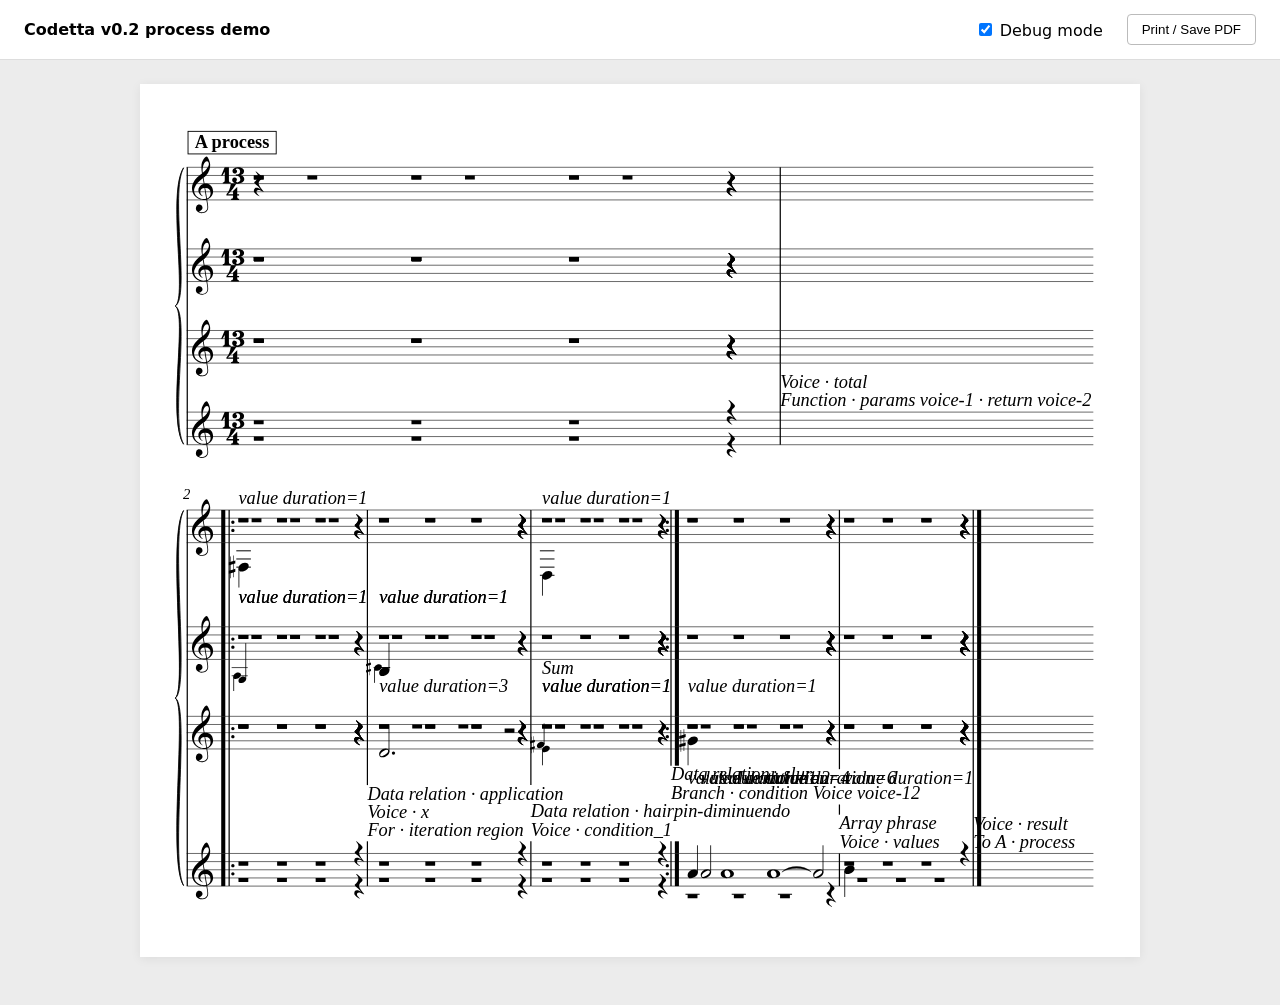
<file: examples/v02/score.html>
<!doctype html>
<html lang="en"><head><meta charset="utf-8"><meta name="viewport" content="width=device-width,initial-scale=1">
<title>Codetta v0.2 process demo</title><style>
* { box-sizing: border-box; } body { margin: 0; background: #ececec; font-family: system-ui, sans-serif; }
header { display: flex; gap: 24px; align-items: center; padding: 14px 24px; background: white; border-bottom: 1px solid #ddd; }
header strong { margin-right: auto; } button { padding: 7px 14px; background: white; border: 1px solid #bbb; border-radius: 4px; }
main { padding: 24px; } .page { max-width: 1000px; margin: 0 auto 24px; padding: 24px; background: white; box-shadow: 0 2px 10px #0001; }
.page svg { display: block; width: 100%; height: auto; } .debug-score { display: none; }
body.debug .normal-score { display: none; } body.debug .debug-score { display: block; }
@page { size: A4; margin: 12mm; } @media print { body { background: white; } header { display: none; } main { padding: 0; }
.page { max-width: none; margin: 0; padding: 0; box-shadow: none; break-after: page; } .page:last-child { break-after: auto; } }
</style></head><body class="debug">
<header><strong>Codetta v0.2 process demo</strong><label><input id="debug" type="checkbox" checked> Debug mode</label><button id="print">Print / Save PDF</button></header>
<main><div class="normal-score"><section class="page" aria-label="Page 1"><svg xmlns="http://www.w3.org/2000/svg" xmlns:xlink="http://www.w3.org/1999/xlink" viewBox="0 0 840 949" version="1.1" overflow="visible" id="normal-p1-l19nj5e9">
   <desc>Engraved by Verovio 6.3.0[undefined]</desc>
   <defs>
      <g id="normal-p1-E050-l19nj5e9">
         <path transform="scale(1,-1)" d="M441 -245c-23 -4 -48 -6 -76 -6c-59 0 -102 7 -130 20c-88 42 -150 93 -187 154c-26 44 -43 103 -48 176c0 6 -1 13 -1 19c0 54 15 111 45 170c29 57 65 106 110 148s96 85 153 127c-3 16 -8 46 -13 92c-4 43 -5 73 -5 89c0 117 16 172 69 257c34 54 64 82 89 82 c21 0 43 -30 69 -92s39 -115 41 -159v-15c0 -109 -21 -162 -67 -241c-13 -20 -63 -90 -98 -118c-13 -9 -25 -19 -37 -29l31 -181c8 1 18 2 28 2c58 0 102 -12 133 -35c59 -43 92 -104 98 -184c1 -7 1 -15 1 -22c0 -123 -87 -209 -181 -248c8 -57 17 -110 25 -162 c5 -31 6 -58 6 -80c0 -30 -5 -53 -14 -70c-35 -64 -88 -99 -158 -103c-5 0 -11 -1 -16 -1c-37 0 -72 10 -108 27c-50 24 -77 59 -80 105v11c0 29 7 55 20 76c18 28 45 42 79 44h6c49 0 93 -42 97 -87v-9c0 -51 -34 -86 -105 -106c17 -24 51 -36 102 -36c62 0 116 43 140 85 c9 16 13 41 13 74c0 20 -1 42 -5 67c-8 53 -18 106 -26 159zM461 939c-95 0 -135 -175 -135 -286c0 -24 2 -48 5 -71c50 39 92 82 127 128c40 53 60 100 60 140v8c-4 53 -22 81 -55 81h-2zM406 119l54 -326c73 25 110 78 110 161c0 7 0 15 -1 23c-7 95 -57 142 -151 142h-12 zM382 117c-72 -2 -128 -47 -128 -120v-7c2 -46 43 -99 75 -115c-3 -2 -7 -5 -10 -10c-70 33 -116 88 -123 172v11c0 68 44 126 88 159c23 17 49 29 78 36l-29 170c-21 -13 -52 -37 -92 -73c-50 -44 -86 -84 -109 -119c-45 -69 -67 -130 -67 -182v-13c5 -68 35 -127 93 -176 s125 -73 203 -73c25 0 50 3 75 9c-19 111 -36 221 -54 331z" />
      </g>
      <g id="normal-p1-E081-l19nj5e9">
         <path transform="scale(1,-1)" d="M68 -250v36c23 0 40 6 49 18c8 14 12 33 12 57v250l-82 -129l-27 13l107 255h128v-394c0 -24 5 -42 14 -53s25 -17 47 -17v-36h-248z" />
      </g>
      <g id="normal-p1-E083-l19nj5e9">
         <path transform="scale(1,-1)" d="M208 250c97 0 177 -52 177 -116c0 -69 -40 -111 -118 -125c56 -5 125 -44 125 -116c0 -31 -10 -57 -31 -78c-19 -21 -45 -38 -78 -49l-50 -11c-15 -3 -36 -7 -55 -7c-50 0 -86 16 -113 38c-16 10 -23 18 -34 34c-7 13 -11 25 -11 38c0 43 27 83 68 83l3 -2 c61 0 75 -42 75 -70c0 -19 -24 -42 -26 -57c7 -17 20 -25 37 -25c44 0 94 29 94 78c0 75 -34 125 -138 125v36c84 0 131 22 131 98c0 54 -37 88 -87 88c-26 0 -43 -7 -51 -22c15 -22 44 -16 44 -70c0 -37 -37 -62 -71 -62c-22 0 -69 15 -69 76c0 79 101 116 178 116z" />
      </g>
      <g id="normal-p1-E084-l19nj5e9">
         <path transform="scale(1,-1)" d="M20 -78c84 97 114 180 134 329h170c-13 -32 -82 -132 -99 -151l-84 -97c-33 -36 -59 -63 -80 -81h162v102l127 123v-225h57v-39h-57v-34c0 -43 19 -65 57 -65v-34h-244v36c48 0 60 26 60 70v27h-203v39z" />
      </g>
      <g id="normal-p1-E4E3-l19nj5e9">
         <path transform="scale(1,-1)" d="M0 -115v105c0 9 1 10 10 10h280c9 0 10 -1 10 -10v-105c0 -9 -1 -10 -10 -10h-280c-9 0 -10 1 -10 10z" />
      </g>
      <g id="normal-p1-E4E5-l19nj5e9">
         <path transform="scale(1,-1)" d="M107 292c-13 24 -30 49 -52 71c-1 1 0 2 0 3l-2 2c3 3 4 4 6 4c12 0 26 -7 40 -20s44 -40 89 -81c26 -24 28 -29 46 -47c4 -4 8 -9 10 -14c6 -8 8 -16 8 -27c0 -19 -12 -40 -36 -61c-28 -23 -49 -38 -61 -73c-4 -11 -7 -27 -10 -50c13 -43 34 -83 59 -121 c31 -47 59 -79 101 -129c-8 0 -26 7 -54 20l-62 29l-21 6l-23 1c-25 0 -45 -10 -60 -30l-4 -14l-1 -12c0 -33 20 -56 39 -78c8 -9 17 -18 26 -26c17 -15 27 -24 28 -30l-3 -3c-11 5 -19 10 -25 15c-9 3 -37 21 -45 26c-24 14 -45 32 -63 51c-19 21 -37 44 -37 71 c0 63 27 95 80 95c41 0 86 -18 136 -52c-19 26 -37 48 -55 66c-23 23 -48 44 -73 65c-28 23 -47 40 -58 53s-17 26 -18 39c75 64 113 125 113 183c0 27 -7 48 -18 68z" />
      </g>
      <g id="normal-p1-E0A4-l19nj5e9">
         <path transform="scale(1,-1)" d="M0 -39c0 68 73 172 200 172c66 0 114 -37 114 -95c0 -84 -106 -171 -218 -171c-64 0 -96 30 -96 94z" />
      </g>
      <g id="normal-p1-E262-l19nj5e9">
         <path transform="scale(1,-1)" d="M136 186v169h17v-164l44 14v-91l-44 -14v-165l44 12v-91l-44 -13v-155h-17v150l-76 -22v-155h-17v149l-43 -13v90l43 14v167l-43 -14v92l43 13v169h17v-163zM60 73v-167l76 22v168z" />
      </g>
      <g id="normal-p1-E044-l19nj5e9">
         <path transform="scale(1,-1)" d="M0 0c0 28 22 50 50 50s50 -22 50 -50s-22 -50 -50 -50s-50 22 -50 50z" />
      </g>
      <g id="normal-p1-E0A3-l19nj5e9">
         <path transform="scale(1,-1)" d="M278 64c0 22 -17 39 -43 39c-12 0 -26 -3 -41 -10c-85 -43 -165 -94 -165 -156c5 -25 15 -32 49 -32c67 11 200 95 200 159zM0 -36c0 68 73 174 200 174c66 0 114 -39 114 -97c0 -84 -106 -173 -218 -173c-64 0 -96 32 -96 96z" />
      </g>
      <g id="normal-p1-E4E4-l19nj5e9">
         <path transform="scale(1,-1)" d="M0 10v105c0 9 1 10 10 10h280c9 0 10 -1 10 -10v-105c0 -9 -1 -10 -10 -10h-280c-9 0 -10 1 -10 10z" />
      </g>
      <g id="normal-p1-E0A2-l19nj5e9">
         <path transform="scale(1,-1)" d="M198 133c102 0 207 -45 207 -133c0 -92 -118 -133 -227 -133c-101 0 -178 46 -178 133c0 88 93 133 198 133zM293 -21c0 14 -3 29 -8 44c-7 20 -18 38 -33 54c-20 21 -43 31 -68 31l-20 -2c-15 -5 -27 -14 -36 -28c-4 -9 -6 -17 -8 -24s-3 -16 -3 -27c0 -15 3 -34 9 -57 s18 -41 34 -55c15 -15 36 -23 62 -23c4 0 10 1 18 2c19 5 32 15 40 30s13 34 13 55z" />
      </g>
   </defs>
   <style type="text/css">#normal-p1-l19nj5e9 g.ending, #normal-p1-l19nj5e9 g.fing, #normal-p1-l19nj5e9 g.reh, #normal-p1-l19nj5e9 g.tempo {font-weight:bold;}#normal-p1-l19nj5e9 g.dir, #normal-p1-l19nj5e9 g.dynam, #normal-p1-l19nj5e9 g.mNum {font-style:italic;}#normal-p1-l19nj5e9 g.label {font-weight:normal;}#normal-p1-l19nj5e9 ellipse, #normal-p1-l19nj5e9 path, #normal-p1-l19nj5e9 polygon, #normal-p1-l19nj5e9 polyline, #normal-p1-l19nj5e9 rect {stroke:currentColor}#normal-p1-l19nj5e9 g.cursor {fill:dodgerblue; color:dodgerblue;}#normal-p1-l19nj5e9 g.cursor.chord {fill:limegreen; color:limegreen;}</style>
   <svg class="definition-scale" color="black" font-family="Times, serif" viewBox="0 0 21000 23720">
      <g class="page-margin" transform="translate(500, 500)">
         <g id="normal-p1-v3bpgbh" class="mdiv pageMilestone" />
         <g id="normal-p1-wtn72u" class="score pageMilestone" />
         <g id="normal-p1-knmrkxz" class="system">
            <path d="M13 803 L13 6923" stroke-width="27" />
            <g id="normal-p1-gm7o9rs" class="grpSym">
               <path d="M-72,6905 C-432,6365 18,4043 -252,3863 C81,4043 -369,6365 -72,6905" stroke-width="18" stroke-linecap="round" stroke-linejoin="round" />
               <path d="M-72,821 C-369,1361 81,3683 -252,3863 C18,3683 -432,1361 -72,821" stroke-width="18" stroke-linecap="round" stroke-linejoin="round" />
            </g>
            <g id="normal-p1-yhbsl03" class="section systemMilestone" />
            <g id="normal-p1-c1twz9cu" class="section systemMilestone" />
            <g id="normal-p1-qhghzyb" class="measure">
               <g id="normal-p1-zfx25hn" class="staff">
                  <path d="M0 803 L10362 803" stroke-width="13" />
                  <path d="M0 983 L10362 983" stroke-width="13" />
                  <path d="M0 1163 L10362 1163" stroke-width="13" />
                  <path d="M0 1343 L10362 1343" stroke-width="13" />
                  <path d="M0 1523 L10362 1523" stroke-width="13" />
                  <g id="normal-p1-o1aqu2wc" class="clef">
                     <use xlink:href="#normal-p1-E050-l19nj5e9" transform="translate(117, 1343) scale(0.72, 0.72)" />
                  </g>
                  <g id="normal-p1-p18g58ia" class="keySig" />
                  <g id="normal-p1-q142sf6m" class="meterSig">
                     <use xlink:href="#normal-p1-E081-l19nj5e9" transform="translate(748, 983) scale(0.72, 0.72)" />
                     <use xlink:href="#normal-p1-E083-l19nj5e9" transform="translate(989, 983) scale(0.72, 0.72)" />
                     <use xlink:href="#normal-p1-E084-l19nj5e9" transform="translate(863, 1343) scale(0.72, 0.72)" />
                  </g>
                  <g id="normal-p1-d1eyoooy" class="layer">
                     <g id="normal-p1-n-s1-v1-m1-1" class="rest">
                        <use xlink:href="#normal-p1-E4E3-l19nj5e9" transform="translate(1552, 983) scale(0.72, 0.72)" />
                        <g class="ledgerLines" />
                     </g>
                     <g id="normal-p1-n-s1-v1-m1-2" class="rest">
                        <use xlink:href="#normal-p1-E4E3-l19nj5e9" transform="translate(4190, 983) scale(0.72, 0.72)" />
                        <g class="ledgerLines" />
                     </g>
                     <g id="normal-p1-n-s1-v1-m1-3" class="rest">
                        <use xlink:href="#normal-p1-E4E3-l19nj5e9" transform="translate(6828, 983) scale(0.72, 0.72)" />
                        <g class="ledgerLines" />
                     </g>
                     <g id="normal-p1-n-s1-v1-m1-4" class="rest">
                        <use xlink:href="#normal-p1-E4E5-l19nj5e9" transform="translate(9466, 1163) scale(0.72, 0.72)" />
                     </g>
                  </g>
                  <g id="normal-p1-izv1mc9" class="layer">
                     <g id="normal-p1-n-s1-v2-m1-1" class="rest">
                        <use xlink:href="#normal-p1-E4E5-l19nj5e9" transform="translate(1552, 1163) scale(0.72, 0.72)" />
                     </g>
                     <g id="normal-p1-n-s1-v2-m1-2" class="rest">
                        <use xlink:href="#normal-p1-E4E3-l19nj5e9" transform="translate(2448, 983) scale(0.72, 0.72)" />
                        <g class="ledgerLines" />
                     </g>
                     <g id="normal-p1-n-s1-v2-m1-3" class="rest">
                        <use xlink:href="#normal-p1-E4E3-l19nj5e9" transform="translate(5086, 983) scale(0.72, 0.72)" />
                        <g class="ledgerLines" />
                     </g>
                     <g id="normal-p1-n-s1-v2-m1-4" class="rest">
                        <use xlink:href="#normal-p1-E4E3-l19nj5e9" transform="translate(7724, 983) scale(0.72, 0.72)" />
                        <g class="ledgerLines" />
                     </g>
                  </g>
                  <g id="normal-p1-ndvl5ld" class="layer">
                     <g id="normal-p1-n-s1-v4-m1-1" class="rest">
                        <use xlink:href="#normal-p1-E4E3-l19nj5e9" transform="translate(1552, 983) scale(0.72, 0.72)" />
                        <g class="ledgerLines" />
                     </g>
                     <g id="normal-p1-n-s1-v4-m1-2" class="rest">
                        <use xlink:href="#normal-p1-E4E3-l19nj5e9" transform="translate(4190, 983) scale(0.72, 0.72)" />
                        <g class="ledgerLines" />
                     </g>
                     <g id="normal-p1-n-s1-v4-m1-3" class="rest">
                        <use xlink:href="#normal-p1-E4E3-l19nj5e9" transform="translate(6828, 983) scale(0.72, 0.72)" />
                        <g class="ledgerLines" />
                     </g>
                     <g id="normal-p1-n-s1-v4-m1-4" class="rest">
                        <use xlink:href="#normal-p1-E4E5-l19nj5e9" transform="translate(9466, 1163) scale(0.72, 0.72)" />
                     </g>
                  </g>
               </g>
               <g id="normal-p1-a3ie8ud" class="staff">
                  <path d="M0 2603 L10362 2603" stroke-width="13" />
                  <path d="M0 2783 L10362 2783" stroke-width="13" />
                  <path d="M0 2963 L10362 2963" stroke-width="13" />
                  <path d="M0 3143 L10362 3143" stroke-width="13" />
                  <path d="M0 3323 L10362 3323" stroke-width="13" />
                  <g id="normal-p1-r1qvp8fh" class="clef">
                     <use xlink:href="#normal-p1-E050-l19nj5e9" transform="translate(117, 3143) scale(0.72, 0.72)" />
                  </g>
                  <g id="normal-p1-s14l9qmn" class="keySig" />
                  <g id="normal-p1-t1r7khln" class="meterSig">
                     <use xlink:href="#normal-p1-E081-l19nj5e9" transform="translate(748, 2783) scale(0.72, 0.72)" />
                     <use xlink:href="#normal-p1-E083-l19nj5e9" transform="translate(989, 2783) scale(0.72, 0.72)" />
                     <use xlink:href="#normal-p1-E084-l19nj5e9" transform="translate(863, 3143) scale(0.72, 0.72)" />
                  </g>
                  <g id="normal-p1-sqqgytg" class="layer">
                     <g id="normal-p1-n-s2-v1-m1-1" class="rest">
                        <use xlink:href="#normal-p1-E4E3-l19nj5e9" transform="translate(1552, 2783) scale(0.72, 0.72)" />
                        <g class="ledgerLines" />
                     </g>
                     <g id="normal-p1-n-s2-v1-m1-2" class="rest">
                        <use xlink:href="#normal-p1-E4E3-l19nj5e9" transform="translate(4190, 2783) scale(0.72, 0.72)" />
                        <g class="ledgerLines" />
                     </g>
                     <g id="normal-p1-n-s2-v1-m1-3" class="rest">
                        <use xlink:href="#normal-p1-E4E3-l19nj5e9" transform="translate(6828, 2783) scale(0.72, 0.72)" />
                        <g class="ledgerLines" />
                     </g>
                     <g id="normal-p1-n-s2-v1-m1-4" class="rest">
                        <use xlink:href="#normal-p1-E4E5-l19nj5e9" transform="translate(9466, 2963) scale(0.72, 0.72)" />
                     </g>
                  </g>
                  <g id="normal-p1-x1oxd4nf" class="layer">
                     <g id="normal-p1-n-s2-v2-m1-1" class="rest">
                        <use xlink:href="#normal-p1-E4E3-l19nj5e9" transform="translate(1552, 2783) scale(0.72, 0.72)" />
                        <g class="ledgerLines" />
                     </g>
                     <g id="normal-p1-n-s2-v2-m1-2" class="rest">
                        <use xlink:href="#normal-p1-E4E3-l19nj5e9" transform="translate(4190, 2783) scale(0.72, 0.72)" />
                        <g class="ledgerLines" />
                     </g>
                     <g id="normal-p1-n-s2-v2-m1-3" class="rest">
                        <use xlink:href="#normal-p1-E4E3-l19nj5e9" transform="translate(6828, 2783) scale(0.72, 0.72)" />
                        <g class="ledgerLines" />
                     </g>
                     <g id="normal-p1-n-s2-v2-m1-4" class="rest">
                        <use xlink:href="#normal-p1-E4E5-l19nj5e9" transform="translate(9466, 2963) scale(0.72, 0.72)" />
                     </g>
                  </g>
                  <g id="normal-p1-c1yevvwh" class="layer">
                     <g id="normal-p1-n-s2-v3-m1-1" class="rest">
                        <use xlink:href="#normal-p1-E4E3-l19nj5e9" transform="translate(1552, 2783) scale(0.72, 0.72)" />
                        <g class="ledgerLines" />
                     </g>
                     <g id="normal-p1-n-s2-v3-m1-2" class="rest">
                        <use xlink:href="#normal-p1-E4E3-l19nj5e9" transform="translate(4190, 2783) scale(0.72, 0.72)" />
                        <g class="ledgerLines" />
                     </g>
                     <g id="normal-p1-n-s2-v3-m1-3" class="rest">
                        <use xlink:href="#normal-p1-E4E3-l19nj5e9" transform="translate(6828, 2783) scale(0.72, 0.72)" />
                        <g class="ledgerLines" />
                     </g>
                     <g id="normal-p1-n-s2-v3-m1-4" class="rest">
                        <use xlink:href="#normal-p1-E4E5-l19nj5e9" transform="translate(9466, 2963) scale(0.72, 0.72)" />
                     </g>
                  </g>
                  <g id="normal-p1-h1wvbc8t" class="layer">
                     <g id="normal-p1-n-s2-v4-m1-1" class="rest">
                        <use xlink:href="#normal-p1-E4E3-l19nj5e9" transform="translate(1552, 2783) scale(0.72, 0.72)" />
                        <g class="ledgerLines" />
                     </g>
                     <g id="normal-p1-n-s2-v4-m1-2" class="rest">
                        <use xlink:href="#normal-p1-E4E3-l19nj5e9" transform="translate(4190, 2783) scale(0.72, 0.72)" />
                        <g class="ledgerLines" />
                     </g>
                     <g id="normal-p1-n-s2-v4-m1-3" class="rest">
                        <use xlink:href="#normal-p1-E4E3-l19nj5e9" transform="translate(6828, 2783) scale(0.72, 0.72)" />
                        <g class="ledgerLines" />
                     </g>
                     <g id="normal-p1-n-s2-v4-m1-4" class="rest">
                        <use xlink:href="#normal-p1-E4E5-l19nj5e9" transform="translate(9466, 2963) scale(0.72, 0.72)" />
                     </g>
                  </g>
               </g>
               <g id="normal-p1-b37hn12" class="staff">
                  <path d="M0 4403 L10362 4403" stroke-width="13" />
                  <path d="M0 4583 L10362 4583" stroke-width="13" />
                  <path d="M0 4763 L10362 4763" stroke-width="13" />
                  <path d="M0 4943 L10362 4943" stroke-width="13" />
                  <path d="M0 5123 L10362 5123" stroke-width="13" />
                  <g id="normal-p1-u1i91go2" class="clef">
                     <use xlink:href="#normal-p1-E050-l19nj5e9" transform="translate(117, 4943) scale(0.72, 0.72)" />
                  </g>
                  <g id="normal-p1-vbx866b" class="keySig" />
                  <g id="normal-p1-wzot82c" class="meterSig">
                     <use xlink:href="#normal-p1-E081-l19nj5e9" transform="translate(748, 4583) scale(0.72, 0.72)" />
                     <use xlink:href="#normal-p1-E083-l19nj5e9" transform="translate(989, 4583) scale(0.72, 0.72)" />
                     <use xlink:href="#normal-p1-E084-l19nj5e9" transform="translate(863, 4943) scale(0.72, 0.72)" />
                  </g>
                  <g id="normal-p1-m1c77hfv" class="layer">
                     <g id="normal-p1-n-s3-v1-m1-1" class="rest">
                        <use xlink:href="#normal-p1-E4E3-l19nj5e9" transform="translate(1552, 4583) scale(0.72, 0.72)" />
                        <g class="ledgerLines" />
                     </g>
                     <g id="normal-p1-n-s3-v1-m1-2" class="rest">
                        <use xlink:href="#normal-p1-E4E3-l19nj5e9" transform="translate(4190, 4583) scale(0.72, 0.72)" />
                        <g class="ledgerLines" />
                     </g>
                     <g id="normal-p1-n-s3-v1-m1-3" class="rest">
                        <use xlink:href="#normal-p1-E4E3-l19nj5e9" transform="translate(6828, 4583) scale(0.72, 0.72)" />
                        <g class="ledgerLines" />
                     </g>
                     <g id="normal-p1-n-s3-v1-m1-4" class="rest">
                        <use xlink:href="#normal-p1-E4E5-l19nj5e9" transform="translate(9466, 4763) scale(0.72, 0.72)" />
                     </g>
                  </g>
                  <g id="normal-p1-rivwb27" class="layer">
                     <g id="normal-p1-n-s3-v2-m1-1" class="rest">
                        <use xlink:href="#normal-p1-E4E3-l19nj5e9" transform="translate(1552, 4583) scale(0.72, 0.72)" />
                        <g class="ledgerLines" />
                     </g>
                     <g id="normal-p1-n-s3-v2-m1-2" class="rest">
                        <use xlink:href="#normal-p1-E4E3-l19nj5e9" transform="translate(4190, 4583) scale(0.72, 0.72)" />
                        <g class="ledgerLines" />
                     </g>
                     <g id="normal-p1-n-s3-v2-m1-3" class="rest">
                        <use xlink:href="#normal-p1-E4E3-l19nj5e9" transform="translate(6828, 4583) scale(0.72, 0.72)" />
                        <g class="ledgerLines" />
                     </g>
                     <g id="normal-p1-n-s3-v2-m1-4" class="rest">
                        <use xlink:href="#normal-p1-E4E5-l19nj5e9" transform="translate(9466, 4763) scale(0.72, 0.72)" />
                     </g>
                  </g>
                  <g id="normal-p1-w19obtds" class="layer">
                     <g id="normal-p1-n-s3-v3-m1-1" class="rest">
                        <use xlink:href="#normal-p1-E4E3-l19nj5e9" transform="translate(1552, 4583) scale(0.72, 0.72)" />
                        <g class="ledgerLines" />
                     </g>
                     <g id="normal-p1-n-s3-v3-m1-2" class="rest">
                        <use xlink:href="#normal-p1-E4E3-l19nj5e9" transform="translate(4190, 4583) scale(0.72, 0.72)" />
                        <g class="ledgerLines" />
                     </g>
                     <g id="normal-p1-n-s3-v3-m1-3" class="rest">
                        <use xlink:href="#normal-p1-E4E3-l19nj5e9" transform="translate(6828, 4583) scale(0.72, 0.72)" />
                        <g class="ledgerLines" />
                     </g>
                     <g id="normal-p1-n-s3-v3-m1-4" class="rest">
                        <use xlink:href="#normal-p1-E4E5-l19nj5e9" transform="translate(9466, 4763) scale(0.72, 0.72)" />
                     </g>
                  </g>
                  <g id="normal-p1-bb8g0u0" class="layer">
                     <g id="normal-p1-n-s3-v4-m1-1" class="rest">
                        <use xlink:href="#normal-p1-E4E3-l19nj5e9" transform="translate(1552, 4583) scale(0.72, 0.72)" />
                        <g class="ledgerLines" />
                     </g>
                     <g id="normal-p1-n-s3-v4-m1-2" class="rest">
                        <use xlink:href="#normal-p1-E4E3-l19nj5e9" transform="translate(4190, 4583) scale(0.72, 0.72)" />
                        <g class="ledgerLines" />
                     </g>
                     <g id="normal-p1-n-s3-v4-m1-3" class="rest">
                        <use xlink:href="#normal-p1-E4E3-l19nj5e9" transform="translate(6828, 4583) scale(0.72, 0.72)" />
                        <g class="ledgerLines" />
                     </g>
                     <g id="normal-p1-n-s3-v4-m1-4" class="rest">
                        <use xlink:href="#normal-p1-E4E5-l19nj5e9" transform="translate(9466, 4763) scale(0.72, 0.72)" />
                     </g>
                  </g>
               </g>
               <g id="normal-p1-c1kyp1ws" class="staff">
                  <path d="M0 6203 L10362 6203" stroke-width="13" />
                  <path d="M0 6383 L10362 6383" stroke-width="13" />
                  <path d="M0 6563 L10362 6563" stroke-width="13" />
                  <path d="M0 6743 L10362 6743" stroke-width="13" />
                  <path d="M0 6923 L10362 6923" stroke-width="13" />
                  <g id="normal-p1-xtz5m3p" class="clef">
                     <use xlink:href="#normal-p1-E050-l19nj5e9" transform="translate(117, 6743) scale(0.72, 0.72)" />
                  </g>
                  <g id="normal-p1-y11fxcdm" class="keySig" />
                  <g id="normal-p1-zm1dozf" class="meterSig">
                     <use xlink:href="#normal-p1-E081-l19nj5e9" transform="translate(748, 6383) scale(0.72, 0.72)" />
                     <use xlink:href="#normal-p1-E083-l19nj5e9" transform="translate(989, 6383) scale(0.72, 0.72)" />
                     <use xlink:href="#normal-p1-E084-l19nj5e9" transform="translate(863, 6743) scale(0.72, 0.72)" />
                  </g>
                  <g id="normal-p1-goma0gm" class="layer">
                     <g id="normal-p1-n-s4-v1-m1-1" class="rest">
                        <use xlink:href="#normal-p1-E4E3-l19nj5e9" transform="translate(1552, 6383) scale(0.72, 0.72)" />
                        <g class="ledgerLines" />
                     </g>
                     <g id="normal-p1-n-s4-v1-m1-2" class="rest">
                        <use xlink:href="#normal-p1-E4E3-l19nj5e9" transform="translate(4190, 6383) scale(0.72, 0.72)" />
                        <g class="ledgerLines" />
                     </g>
                     <g id="normal-p1-n-s4-v1-m1-3" class="rest">
                        <use xlink:href="#normal-p1-E4E3-l19nj5e9" transform="translate(6828, 6383) scale(0.72, 0.72)" />
                        <g class="ledgerLines" />
                     </g>
                     <g id="normal-p1-n-s4-v1-m1-4" class="rest">
                        <use xlink:href="#normal-p1-E4E5-l19nj5e9" transform="translate(9466, 6203) scale(0.72, 0.72)" />
                     </g>
                  </g>
                  <g id="normal-p1-l1e7ub62" class="layer">
                     <g id="normal-p1-n-s4-v2-m1-1" class="rest">
                        <use xlink:href="#normal-p1-E4E3-l19nj5e9" transform="translate(1552, 6743) scale(0.72, 0.72)" />
                        <g class="ledgerLines" />
                     </g>
                     <g id="normal-p1-n-s4-v2-m1-2" class="rest">
                        <use xlink:href="#normal-p1-E4E3-l19nj5e9" transform="translate(4190, 6743) scale(0.72, 0.72)" />
                        <g class="ledgerLines" />
                     </g>
                     <g id="normal-p1-n-s4-v2-m1-3" class="rest">
                        <use xlink:href="#normal-p1-E4E3-l19nj5e9" transform="translate(6828, 6743) scale(0.72, 0.72)" />
                        <g class="ledgerLines" />
                     </g>
                     <g id="normal-p1-n-s4-v2-m1-4" class="rest">
                        <use xlink:href="#normal-p1-E4E5-l19nj5e9" transform="translate(9466, 6923) scale(0.72, 0.72)" />
                     </g>
                  </g>
               </g>
               <g id="normal-p1-qg6e4o" class="reh" xml:lang="it">
                  <rect stroke-width="20" fill-opacity="0" x="30" y="10" height="498" width="1945" />
                  <text x="1002" y="380" text-anchor="middle" font-size="0px">
                     <tspan id="normal-p1-rxq6cll" class="rend">
                        <tspan id="normal-p1-s1xjwapg" class="text">
                           <tspan font-size="405px">A  process</tspan>
                        </tspan>
                     </tspan>
                  </text>
               </g>
               <g id="normal-p1-y1waypqj" class="barLine" />
            </g>
            <g id="normal-p1-nvkpqic" class="systemMilestoneEnd c1twz9cu" />
            <g id="normal-p1-d1opx3r4" class="section systemMilestone" />
            <g id="normal-p1-t16fzqxk" class="measure">
               <g id="normal-p1-cg7y08o" class="staff">
                  <path d="M10362 803 L20001 803" stroke-width="13" />
                  <path d="M10362 983 L20001 983" stroke-width="13" />
                  <path d="M10362 1163 L20001 1163" stroke-width="13" />
                  <path d="M10362 1343 L20001 1343" stroke-width="13" />
                  <path d="M10362 1523 L20001 1523" stroke-width="13" />
                  <g class="ledgerLines below">
                     <path d="M11131 1703 L11453 1703" stroke-width="22" />
                     <path d="M11131 1883 L11453 1883" stroke-width="22" />
                     <path d="M11131 2063 L11453 2063" stroke-width="22" />
                  </g>
                  <g id="normal-p1-g1wpyvd" class="layer">
                     <g id="normal-p1-n-s1-v1-m2-1" class="rest">
                        <use xlink:href="#normal-p1-E4E3-l19nj5e9" transform="translate(11179, 983) scale(0.72, 0.72)" />
                        <g class="ledgerLines" />
                     </g>
                     <g id="normal-p1-n-s1-v1-m2-2" class="rest">
                        <use xlink:href="#normal-p1-E4E3-l19nj5e9" transform="translate(13816, 983) scale(0.72, 0.72)" />
                        <g class="ledgerLines" />
                     </g>
                     <g id="normal-p1-n-s1-v1-m2-3" class="rest">
                        <use xlink:href="#normal-p1-E4E3-l19nj5e9" transform="translate(16454, 983) scale(0.72, 0.72)" />
                        <g class="ledgerLines" />
                     </g>
                     <g id="normal-p1-n-s1-v1-m2-4" class="rest">
                        <use xlink:href="#normal-p1-E4E5-l19nj5e9" transform="translate(19092, 1163) scale(0.72, 0.72)" />
                     </g>
                  </g>
                  <g id="normal-p1-l1lqnom3" class="layer">
                     <g id="normal-p1-n-s1-v2-m2-1" class="rest">
                        <use xlink:href="#normal-p1-E4E3-l19nj5e9" transform="translate(11179, 983) scale(0.72, 0.72)" />
                        <g class="ledgerLines" />
                     </g>
                     <g id="normal-p1-n-s1-v2-m2-2" class="rest">
                        <use xlink:href="#normal-p1-E4E3-l19nj5e9" transform="translate(13816, 983) scale(0.72, 0.72)" />
                        <g class="ledgerLines" />
                     </g>
                     <g id="normal-p1-n-s1-v2-m2-3" class="rest">
                        <use xlink:href="#normal-p1-E4E3-l19nj5e9" transform="translate(16454, 983) scale(0.72, 0.72)" />
                        <g class="ledgerLines" />
                     </g>
                     <g id="normal-p1-n-s1-v2-m2-4" class="rest">
                        <use xlink:href="#normal-p1-E4E5-l19nj5e9" transform="translate(19092, 1163) scale(0.72, 0.72)" />
                     </g>
                  </g>
                  <g id="normal-p1-qqy4i76" class="layer">
                     <g id="normal-p1-n-s1-v4-m2-1" class="note">
                        <g class="notehead">
                           <use xlink:href="#normal-p1-E0A4-l19nj5e9" transform="translate(11179, 2063) scale(0.72, 0.72)" />
                        </g>
                        <g id="normal-p1-i17m8y0m" class="stem">
                           <path d="M11188 2091 L11188 2513" stroke-width="18" />
                        </g>
                        <g id="normal-p1-s2cpl9z" class="accid">
                           <use xlink:href="#normal-p1-E262-l19nj5e9" transform="translate(10967, 2063) scale(0.72, 0.72)" />
                        </g>
                     </g>
                     <g id="normal-p1-n-s1-v4-m2-2" class="rest">
                        <use xlink:href="#normal-p1-E4E3-l19nj5e9" transform="translate(12075, 983) scale(0.72, 0.72)" />
                        <g class="ledgerLines" />
                     </g>
                     <g id="normal-p1-n-s1-v4-m2-3" class="rest">
                        <use xlink:href="#normal-p1-E4E3-l19nj5e9" transform="translate(14712, 983) scale(0.72, 0.72)" />
                        <g class="ledgerLines" />
                     </g>
                     <g id="normal-p1-n-s1-v4-m2-4" class="rest">
                        <use xlink:href="#normal-p1-E4E3-l19nj5e9" transform="translate(17350, 983) scale(0.72, 0.72)" />
                        <g class="ledgerLines" />
                     </g>
                  </g>
               </g>
               <g id="normal-p1-dxlbg6w" class="staff">
                  <path d="M10362 2603 L20001 2603" stroke-width="13" />
                  <path d="M10362 2783 L20001 2783" stroke-width="13" />
                  <path d="M10362 2963 L20001 2963" stroke-width="13" />
                  <path d="M10362 3143 L20001 3143" stroke-width="13" />
                  <path d="M10362 3323 L20001 3323" stroke-width="13" />
                  <g class="ledgerLines below cue">
                     <path d="M11028 3503 L11383 3503" stroke-width="16" />
                     <path d="M11028 3683 L11383 3683" stroke-width="16" />
                  </g>
                  <g id="normal-p1-w1905d68" class="layer">
                     <g id="normal-p1-n-s2-v1-m2-1" class="note">
                        <g class="notehead">
                           <use xlink:href="#normal-p1-E0A4-l19nj5e9" transform="translate(11179, 3773) scale(0.54, 0.54)" />
                        </g>
                        <g id="normal-p1-j18suc05" class="stem">
                           <path d="M11339 3752 L11339 2963" stroke-width="18" />
                        </g>
                     </g>
                     <g id="normal-p1-n-s2-v1-m2-2" class="rest">
                        <use xlink:href="#normal-p1-E4E3-l19nj5e9" transform="translate(12075, 2783) scale(0.72, 0.72)" />
                        <g class="ledgerLines" />
                     </g>
                     <g id="normal-p1-n-s2-v1-m2-3" class="rest">
                        <use xlink:href="#normal-p1-E4E3-l19nj5e9" transform="translate(14712, 2783) scale(0.72, 0.72)" />
                        <g class="ledgerLines" />
                     </g>
                     <g id="normal-p1-n-s2-v1-m2-4" class="rest">
                        <use xlink:href="#normal-p1-E4E3-l19nj5e9" transform="translate(17350, 2783) scale(0.72, 0.72)" />
                        <g class="ledgerLines" />
                     </g>
                  </g>
                  <g id="normal-p1-b1m8zn17" class="layer">
                     <g id="normal-p1-n-s2-v2-m2-1" class="note">
                        <g class="notehead">
                           <use xlink:href="#normal-p1-E0A4-l19nj5e9" transform="translate(11064, 3683) scale(0.54, 0.54)" />
                        </g>
                        <g id="normal-p1-k1gfqzko" class="stem">
                           <path d="M11073 3704 L11073 4020" stroke-width="18" />
                        </g>
                     </g>
                     <g id="normal-p1-n-s2-v2-m2-2" class="rest">
                        <use xlink:href="#normal-p1-E4E3-l19nj5e9" transform="translate(12075, 2783) scale(0.72, 0.72)" />
                        <g class="ledgerLines" />
                     </g>
                     <g id="normal-p1-n-s2-v2-m2-3" class="rest">
                        <use xlink:href="#normal-p1-E4E3-l19nj5e9" transform="translate(14712, 2783) scale(0.72, 0.72)" />
                        <g class="ledgerLines" />
                     </g>
                     <g id="normal-p1-n-s2-v2-m2-4" class="rest">
                        <use xlink:href="#normal-p1-E4E3-l19nj5e9" transform="translate(17350, 2783) scale(0.72, 0.72)" />
                        <g class="ledgerLines" />
                     </g>
                  </g>
                  <g id="normal-p1-gxzwqqc" class="layer">
                     <g id="normal-p1-n-s2-v3-m2-1" class="rest">
                        <use xlink:href="#normal-p1-E4E3-l19nj5e9" transform="translate(11179, 2783) scale(0.72, 0.72)" />
                        <g class="ledgerLines" />
                     </g>
                     <g id="normal-p1-n-s2-v3-m2-2" class="rest">
                        <use xlink:href="#normal-p1-E4E3-l19nj5e9" transform="translate(13816, 2783) scale(0.72, 0.72)" />
                        <g class="ledgerLines" />
                     </g>
                     <g id="normal-p1-n-s2-v3-m2-3" class="rest">
                        <use xlink:href="#normal-p1-E4E3-l19nj5e9" transform="translate(16454, 2783) scale(0.72, 0.72)" />
                        <g class="ledgerLines" />
                     </g>
                     <g id="normal-p1-n-s2-v3-m2-4" class="rest">
                        <use xlink:href="#normal-p1-E4E5-l19nj5e9" transform="translate(19092, 2963) scale(0.72, 0.72)" />
                     </g>
                  </g>
                  <g id="normal-p1-lke0vy6" class="layer">
                     <g id="normal-p1-n-s2-v4-m2-1" class="rest">
                        <use xlink:href="#normal-p1-E4E3-l19nj5e9" transform="translate(11179, 2783) scale(0.72, 0.72)" />
                        <g class="ledgerLines" />
                     </g>
                     <g id="normal-p1-n-s2-v4-m2-2" class="rest">
                        <use xlink:href="#normal-p1-E4E3-l19nj5e9" transform="translate(13816, 2783) scale(0.72, 0.72)" />
                        <g class="ledgerLines" />
                     </g>
                     <g id="normal-p1-n-s2-v4-m2-3" class="rest">
                        <use xlink:href="#normal-p1-E4E3-l19nj5e9" transform="translate(16454, 2783) scale(0.72, 0.72)" />
                        <g class="ledgerLines" />
                     </g>
                     <g id="normal-p1-n-s2-v4-m2-4" class="rest">
                        <use xlink:href="#normal-p1-E4E5-l19nj5e9" transform="translate(19092, 2963) scale(0.72, 0.72)" />
                     </g>
                  </g>
               </g>
               <g id="normal-p1-efwg9mm" class="staff">
                  <path d="M10362 4403 L20001 4403" stroke-width="13" />
                  <path d="M10362 4583 L20001 4583" stroke-width="13" />
                  <path d="M10362 4763 L20001 4763" stroke-width="13" />
                  <path d="M10362 4943 L20001 4943" stroke-width="13" />
                  <path d="M10362 5123 L20001 5123" stroke-width="13" />
                  <g id="normal-p1-q1m10xie" class="layer">
                     <g id="normal-p1-n-s3-v1-m2-1" class="rest">
                        <use xlink:href="#normal-p1-E4E3-l19nj5e9" transform="translate(11179, 4583) scale(0.72, 0.72)" />
                        <g class="ledgerLines" />
                     </g>
                     <g id="normal-p1-n-s3-v1-m2-2" class="rest">
                        <use xlink:href="#normal-p1-E4E3-l19nj5e9" transform="translate(13816, 4583) scale(0.72, 0.72)" />
                        <g class="ledgerLines" />
                     </g>
                     <g id="normal-p1-n-s3-v1-m2-3" class="rest">
                        <use xlink:href="#normal-p1-E4E3-l19nj5e9" transform="translate(16454, 4583) scale(0.72, 0.72)" />
                        <g class="ledgerLines" />
                     </g>
                     <g id="normal-p1-n-s3-v1-m2-4" class="rest">
                        <use xlink:href="#normal-p1-E4E5-l19nj5e9" transform="translate(19092, 4763) scale(0.72, 0.72)" />
                     </g>
                  </g>
                  <g id="normal-p1-v12wj9cg" class="layer">
                     <g id="normal-p1-n-s3-v2-m2-1" class="rest">
                        <use xlink:href="#normal-p1-E4E3-l19nj5e9" transform="translate(11179, 4583) scale(0.72, 0.72)" />
                        <g class="ledgerLines" />
                     </g>
                     <g id="normal-p1-n-s3-v2-m2-2" class="rest">
                        <use xlink:href="#normal-p1-E4E3-l19nj5e9" transform="translate(13816, 4583) scale(0.72, 0.72)" />
                        <g class="ledgerLines" />
                     </g>
                     <g id="normal-p1-n-s3-v2-m2-3" class="rest">
                        <use xlink:href="#normal-p1-E4E3-l19nj5e9" transform="translate(16454, 4583) scale(0.72, 0.72)" />
                        <g class="ledgerLines" />
                     </g>
                     <g id="normal-p1-n-s3-v2-m2-4" class="rest">
                        <use xlink:href="#normal-p1-E4E5-l19nj5e9" transform="translate(19092, 4763) scale(0.72, 0.72)" />
                     </g>
                  </g>
                  <g id="normal-p1-a85g2or" class="layer">
                     <g id="normal-p1-n-s3-v3-m2-1" class="rest">
                        <use xlink:href="#normal-p1-E4E3-l19nj5e9" transform="translate(11179, 4583) scale(0.72, 0.72)" />
                        <g class="ledgerLines" />
                     </g>
                     <g id="normal-p1-n-s3-v3-m2-2" class="rest">
                        <use xlink:href="#normal-p1-E4E3-l19nj5e9" transform="translate(13816, 4583) scale(0.72, 0.72)" />
                        <g class="ledgerLines" />
                     </g>
                     <g id="normal-p1-n-s3-v3-m2-3" class="rest">
                        <use xlink:href="#normal-p1-E4E3-l19nj5e9" transform="translate(16454, 4583) scale(0.72, 0.72)" />
                        <g class="ledgerLines" />
                     </g>
                     <g id="normal-p1-n-s3-v3-m2-4" class="rest">
                        <use xlink:href="#normal-p1-E4E5-l19nj5e9" transform="translate(19092, 4763) scale(0.72, 0.72)" />
                     </g>
                  </g>
                  <g id="normal-p1-frvbxh6" class="layer">
                     <g id="normal-p1-n-s3-v4-m2-1" class="rest">
                        <use xlink:href="#normal-p1-E4E3-l19nj5e9" transform="translate(11179, 4583) scale(0.72, 0.72)" />
                        <g class="ledgerLines" />
                     </g>
                     <g id="normal-p1-n-s3-v4-m2-2" class="rest">
                        <use xlink:href="#normal-p1-E4E3-l19nj5e9" transform="translate(13816, 4583) scale(0.72, 0.72)" />
                        <g class="ledgerLines" />
                     </g>
                     <g id="normal-p1-n-s3-v4-m2-3" class="rest">
                        <use xlink:href="#normal-p1-E4E3-l19nj5e9" transform="translate(16454, 4583) scale(0.72, 0.72)" />
                        <g class="ledgerLines" />
                     </g>
                     <g id="normal-p1-n-s3-v4-m2-4" class="rest">
                        <use xlink:href="#normal-p1-E4E5-l19nj5e9" transform="translate(19092, 4763) scale(0.72, 0.72)" />
                     </g>
                  </g>
               </g>
               <g id="normal-p1-f1pu9rwv" class="staff">
                  <path d="M10362 6203 L20001 6203" stroke-width="13" />
                  <path d="M10362 6383 L20001 6383" stroke-width="13" />
                  <path d="M10362 6563 L20001 6563" stroke-width="13" />
                  <path d="M10362 6743 L20001 6743" stroke-width="13" />
                  <path d="M10362 6923 L20001 6923" stroke-width="13" />
                  <g id="normal-p1-k16e8mly" class="layer">
                     <g id="normal-p1-n-s4-v1-m2-1" class="rest">
                        <use xlink:href="#normal-p1-E4E3-l19nj5e9" transform="translate(11179, 6383) scale(0.72, 0.72)" />
                        <g class="ledgerLines" />
                     </g>
                     <g id="normal-p1-n-s4-v1-m2-2" class="rest">
                        <use xlink:href="#normal-p1-E4E3-l19nj5e9" transform="translate(13816, 6383) scale(0.72, 0.72)" />
                        <g class="ledgerLines" />
                     </g>
                     <g id="normal-p1-n-s4-v1-m2-3" class="rest">
                        <use xlink:href="#normal-p1-E4E3-l19nj5e9" transform="translate(16454, 6383) scale(0.72, 0.72)" />
                        <g class="ledgerLines" />
                     </g>
                     <g id="normal-p1-n-s4-v1-m2-4" class="rest">
                        <use xlink:href="#normal-p1-E4E5-l19nj5e9" transform="translate(19092, 6203) scale(0.72, 0.72)" />
                     </g>
                  </g>
                  <g id="normal-p1-p13e44d5" class="layer">
                     <g id="normal-p1-n-s4-v2-m2-1" class="rest">
                        <use xlink:href="#normal-p1-E4E3-l19nj5e9" transform="translate(11179, 6743) scale(0.72, 0.72)" />
                        <g class="ledgerLines" />
                     </g>
                     <g id="normal-p1-n-s4-v2-m2-2" class="rest">
                        <use xlink:href="#normal-p1-E4E3-l19nj5e9" transform="translate(13816, 6743) scale(0.72, 0.72)" />
                        <g class="ledgerLines" />
                     </g>
                     <g id="normal-p1-n-s4-v2-m2-3" class="rest">
                        <use xlink:href="#normal-p1-E4E3-l19nj5e9" transform="translate(16454, 6743) scale(0.72, 0.72)" />
                        <g class="ledgerLines" />
                     </g>
                     <g id="normal-p1-n-s4-v2-m2-4" class="rest">
                        <use xlink:href="#normal-p1-E4E5-l19nj5e9" transform="translate(19092, 6923) scale(0.72, 0.72)" />
                     </g>
                  </g>
               </g>
               <g id="normal-p1-au36i87" class="barLine">
                  <path d="M10497 803 L10497 1523" stroke-width="90" />
                  <path d="M10627 803 L10627 1523" stroke-width="27" />
                  <use xlink:href="#normal-p1-E044-l19nj5e9" transform="translate(10673, 1073) scale(0.72, 0.72)" />
                  <use xlink:href="#normal-p1-E044-l19nj5e9" transform="translate(10673, 1253) scale(0.72, 0.72)" />
                  <path d="M10497 2603 L10497 3323" stroke-width="90" />
                  <path d="M10627 2603 L10627 3323" stroke-width="27" />
                  <use xlink:href="#normal-p1-E044-l19nj5e9" transform="translate(10673, 2873) scale(0.72, 0.72)" />
                  <use xlink:href="#normal-p1-E044-l19nj5e9" transform="translate(10673, 3053) scale(0.72, 0.72)" />
                  <path d="M10497 1523 L10497 2603" stroke-width="90" />
                  <path d="M10627 1523 L10627 2603" stroke-width="27" />
                  <path d="M10497 4403 L10497 5123" stroke-width="90" />
                  <path d="M10627 4403 L10627 5123" stroke-width="27" />
                  <use xlink:href="#normal-p1-E044-l19nj5e9" transform="translate(10673, 4673) scale(0.72, 0.72)" />
                  <use xlink:href="#normal-p1-E044-l19nj5e9" transform="translate(10673, 4853) scale(0.72, 0.72)" />
                  <path d="M10497 3323 L10497 4403" stroke-width="90" />
                  <path d="M10627 3323 L10627 4403" stroke-width="27" />
                  <path d="M10497 6203 L10497 6923" stroke-width="90" />
                  <path d="M10627 6203 L10627 6923" stroke-width="27" />
                  <use xlink:href="#normal-p1-E044-l19nj5e9" transform="translate(10673, 6473) scale(0.72, 0.72)" />
                  <use xlink:href="#normal-p1-E044-l19nj5e9" transform="translate(10673, 6653) scale(0.72, 0.72)" />
                  <path d="M10497 5123 L10497 6203" stroke-width="90" />
                  <path d="M10627 5123 L10627 6203" stroke-width="27" />
               </g>
               <g id="normal-p1-b1bp6nfw" class="barLine">
                  <path d="M19988 803 L19988 1523" stroke-width="27" />
                  <path d="M19988 2603 L19988 3323" stroke-width="27" />
                  <path d="M19988 1523 L19988 2603" stroke-width="27" />
                  <path d="M19988 4403 L19988 5123" stroke-width="27" />
                  <path d="M19988 3323 L19988 4403" stroke-width="27" />
                  <path d="M19988 6203 L19988 6923" stroke-width="27" />
                  <path d="M19988 5123 L19988 6203" stroke-width="27" />
               </g>
            </g>
         </g>
         <g id="normal-p1-n62wdna" class="system">
            <path d="M13 8363 L13 14627" stroke-width="27" />
            <g id="normal-p1-ertu97r" class="grpSym">
               <path d="M-72,14609 C-432,14069 18,11675 -252,11495 C81,11675 -369,14069 -72,14609" stroke-width="18" stroke-linecap="round" stroke-linejoin="round" />
               <path d="M-72,8381 C-369,8921 81,11315 -252,11495 C18,11315 -432,8921 -72,8381" stroke-width="18" stroke-linecap="round" stroke-linejoin="round" />
            </g>
            <g id="normal-p1-u1ilo7gs" class="measure">
               <g id="normal-p1-x1etp5ej" class="mNum autogenerated">
                  <text y="8120" text-anchor="middle" font-size="0px">
                     <tspan id="normal-p1-y1brak5q" class="text">
                        <tspan font-size="324px">3</tspan>
                     </tspan>
                  </text>
               </g>
               <g id="normal-p1-d442sxk" class="staff">
                  <path d="M0 8363 L11005 8363" stroke-width="13" />
                  <path d="M0 8543 L11005 8543" stroke-width="13" />
                  <path d="M0 8723 L11005 8723" stroke-width="13" />
                  <path d="M0 8903 L11005 8903" stroke-width="13" />
                  <path d="M0 9083 L11005 9083" stroke-width="13" />
                  <g id="normal-p1-mkvm0n2" class="clef">
                     <use xlink:href="#normal-p1-E050-l19nj5e9" transform="translate(117, 8903) scale(0.72, 0.72)" />
                  </g>
                  <g id="normal-p1-npfdt3n" class="keySig" />
                  <g id="normal-p1-h14onpgt" class="layer">
                     <g id="normal-p1-n-s1-v1-m3-1" class="rest">
                        <use xlink:href="#normal-p1-E4E3-l19nj5e9" transform="translate(1153, 8543) scale(0.72, 0.72)" />
                        <g class="ledgerLines" />
                     </g>
                     <g id="normal-p1-n-s1-v1-m3-2" class="rest">
                        <use xlink:href="#normal-p1-E4E3-l19nj5e9" transform="translate(4149, 8543) scale(0.72, 0.72)" />
                        <g class="ledgerLines" />
                     </g>
                     <g id="normal-p1-n-s1-v1-m3-3" class="rest">
                        <use xlink:href="#normal-p1-E4E3-l19nj5e9" transform="translate(7145, 8543) scale(0.72, 0.72)" />
                        <g class="ledgerLines" />
                     </g>
                     <g id="normal-p1-n-s1-v1-m3-4" class="rest">
                        <use xlink:href="#normal-p1-E4E5-l19nj5e9" transform="translate(10141, 8723) scale(0.72, 0.72)" />
                     </g>
                  </g>
                  <g id="normal-p1-m17jlnp0" class="layer">
                     <g id="normal-p1-n-s1-v2-m3-1" class="rest">
                        <use xlink:href="#normal-p1-E4E3-l19nj5e9" transform="translate(1153, 8543) scale(0.72, 0.72)" />
                        <g class="ledgerLines" />
                     </g>
                     <g id="normal-p1-n-s1-v2-m3-2" class="rest">
                        <use xlink:href="#normal-p1-E4E3-l19nj5e9" transform="translate(4149, 8543) scale(0.72, 0.72)" />
                        <g class="ledgerLines" />
                     </g>
                     <g id="normal-p1-n-s1-v2-m3-3" class="rest">
                        <use xlink:href="#normal-p1-E4E3-l19nj5e9" transform="translate(7145, 8543) scale(0.72, 0.72)" />
                        <g class="ledgerLines" />
                     </g>
                     <g id="normal-p1-n-s1-v2-m3-4" class="rest">
                        <use xlink:href="#normal-p1-E4E5-l19nj5e9" transform="translate(10141, 8723) scale(0.72, 0.72)" />
                     </g>
                  </g>
                  <g id="normal-p1-r1mn9a82" class="layer">
                     <g id="normal-p1-n-s1-v4-m3-1" class="rest">
                        <use xlink:href="#normal-p1-E4E3-l19nj5e9" transform="translate(1153, 8543) scale(0.72, 0.72)" />
                        <g class="ledgerLines" />
                     </g>
                     <g id="normal-p1-n-s1-v4-m3-2" class="rest">
                        <use xlink:href="#normal-p1-E4E3-l19nj5e9" transform="translate(4149, 8543) scale(0.72, 0.72)" />
                        <g class="ledgerLines" />
                     </g>
                     <g id="normal-p1-n-s1-v4-m3-3" class="rest">
                        <use xlink:href="#normal-p1-E4E3-l19nj5e9" transform="translate(7145, 8543) scale(0.72, 0.72)" />
                        <g class="ledgerLines" />
                     </g>
                     <g id="normal-p1-n-s1-v4-m3-4" class="rest">
                        <use xlink:href="#normal-p1-E4E5-l19nj5e9" transform="translate(10141, 8723) scale(0.72, 0.72)" />
                     </g>
                  </g>
               </g>
               <g id="normal-p1-edjxg5p" class="staff">
                  <path d="M0 10307 L11005 10307" stroke-width="13" />
                  <path d="M0 10487 L11005 10487" stroke-width="13" />
                  <path d="M0 10667 L11005 10667" stroke-width="13" />
                  <path d="M0 10847 L11005 10847" stroke-width="13" />
                  <path d="M0 11027 L11005 11027" stroke-width="13" />
                  <g id="normal-p1-o8bkdil" class="clef">
                     <use xlink:href="#normal-p1-E050-l19nj5e9" transform="translate(117, 10847) scale(0.72, 0.72)" />
                  </g>
                  <g id="normal-p1-p1cp2cvd" class="keySig" />
                  <g class="ledgerLines below">
                     <path d="M1135 11207 L1397 11207" stroke-width="22" />
                  </g>
                  <g class="ledgerLines below cue">
                     <path d="M1029 11207 L1223 11207" stroke-width="16" />
                  </g>
                  <g id="normal-p1-w5xpaue" class="layer">
                     <g id="normal-p1-n-s2-v1-m3-1" class="rest">
                        <use xlink:href="#normal-p1-E4E3-l19nj5e9" transform="translate(1153, 10487) scale(0.72, 0.72)" />
                        <g class="ledgerLines" />
                     </g>
                     <g id="normal-p1-n-s2-v1-m3-2" class="rest">
                        <use xlink:href="#normal-p1-E4E3-l19nj5e9" transform="translate(4149, 10487) scale(0.72, 0.72)" />
                        <g class="ledgerLines" />
                     </g>
                     <g id="normal-p1-n-s2-v1-m3-3" class="rest">
                        <use xlink:href="#normal-p1-E4E3-l19nj5e9" transform="translate(7145, 10487) scale(0.72, 0.72)" />
                        <g class="ledgerLines" />
                     </g>
                     <g id="normal-p1-n-s2-v1-m3-4" class="rest">
                        <use xlink:href="#normal-p1-E4E5-l19nj5e9" transform="translate(10141, 10667) scale(0.72, 0.72)" />
                     </g>
                  </g>
                  <g id="normal-p1-bcl6eok" class="layer">
                     <g id="normal-p1-n-s2-v2-m3-1" class="rest">
                        <use xlink:href="#normal-p1-E4E3-l19nj5e9" transform="translate(1153, 10487) scale(0.72, 0.72)" />
                        <g class="ledgerLines" />
                     </g>
                     <g id="normal-p1-n-s2-v2-m3-2" class="rest">
                        <use xlink:href="#normal-p1-E4E3-l19nj5e9" transform="translate(4149, 10487) scale(0.72, 0.72)" />
                        <g class="ledgerLines" />
                     </g>
                     <g id="normal-p1-n-s2-v2-m3-3" class="rest">
                        <use xlink:href="#normal-p1-E4E3-l19nj5e9" transform="translate(7145, 10487) scale(0.72, 0.72)" />
                        <g class="ledgerLines" />
                     </g>
                     <g id="normal-p1-n-s2-v2-m3-4" class="rest">
                        <use xlink:href="#normal-p1-E4E5-l19nj5e9" transform="translate(10141, 10667) scale(0.72, 0.72)" />
                     </g>
                  </g>
                  <g id="normal-p1-gfmd4j" class="layer">
                     <g id="normal-p1-n-s2-v3-m3-1" class="note">
                        <g class="notehead">
                           <use xlink:href="#normal-p1-E0A4-l19nj5e9" transform="translate(1153, 11297) scale(0.72, 0.72)" />
                        </g>
                        <g id="normal-p1-l17e23iy" class="stem">
                           <path d="M1370 11269 L1370 10667" stroke-width="18" />
                        </g>
                     </g>
                     <g id="normal-p1-n-s2-v3-m3-2" class="rest">
                        <use xlink:href="#normal-p1-E4E3-l19nj5e9" transform="translate(2004, 10487) scale(0.72, 0.72)" />
                        <g class="ledgerLines" />
                     </g>
                     <g id="normal-p1-n-s2-v3-m3-3" class="rest">
                        <use xlink:href="#normal-p1-E4E3-l19nj5e9" transform="translate(5000, 10487) scale(0.72, 0.72)" />
                        <g class="ledgerLines" />
                     </g>
                     <g id="normal-p1-n-s2-v3-m3-4" class="rest">
                        <use xlink:href="#normal-p1-E4E3-l19nj5e9" transform="translate(7996, 10487) scale(0.72, 0.72)" />
                        <g class="ledgerLines" />
                     </g>
                  </g>
                  <g id="normal-p1-lwj58e8" class="layer">
                     <g id="normal-p1-n-s2-v4-m3-1" class="note">
                        <g class="notehead">
                           <use xlink:href="#normal-p1-E0A4-l19nj5e9" transform="translate(1042, 11207) scale(0.54, 0.54)" />
                        </g>
                        <g id="normal-p1-m14cka5b" class="stem">
                           <path d="M1051 11228 L1051 11544" stroke-width="18" />
                        </g>
                        <g id="normal-p1-n114aunr" class="accid">
                           <use xlink:href="#normal-p1-E262-l19nj5e9" transform="translate(865, 11207) scale(0.54, 0.54)" />
                        </g>
                     </g>
                     <g id="normal-p1-n-s2-v4-m3-2" class="rest">
                        <use xlink:href="#normal-p1-E4E3-l19nj5e9" transform="translate(2004, 10487) scale(0.72, 0.72)" />
                        <g class="ledgerLines" />
                     </g>
                     <g id="normal-p1-n-s2-v4-m3-3" class="rest">
                        <use xlink:href="#normal-p1-E4E3-l19nj5e9" transform="translate(5000, 10487) scale(0.72, 0.72)" />
                        <g class="ledgerLines" />
                     </g>
                     <g id="normal-p1-n-s2-v4-m3-4" class="rest">
                        <use xlink:href="#normal-p1-E4E3-l19nj5e9" transform="translate(7996, 10487) scale(0.72, 0.72)" />
                        <g class="ledgerLines" />
                     </g>
                  </g>
               </g>
               <g id="normal-p1-f9n3x7f" class="staff">
                  <path d="M0 12107 L11005 12107" stroke-width="13" />
                  <path d="M0 12287 L11005 12287" stroke-width="13" />
                  <path d="M0 12467 L11005 12467" stroke-width="13" />
                  <path d="M0 12647 L11005 12647" stroke-width="13" />
                  <path d="M0 12827 L11005 12827" stroke-width="13" />
                  <g id="normal-p1-q23rznd" class="clef">
                     <use xlink:href="#normal-p1-E050-l19nj5e9" transform="translate(117, 12647) scale(0.72, 0.72)" />
                  </g>
                  <g id="normal-p1-r1x6to87" class="keySig" />
                  <g id="normal-p1-r11fu5of" class="layer">
                     <g id="normal-p1-n-s3-v1-m3-1" class="note">
                        <g class="notehead">
                           <use xlink:href="#normal-p1-E0A3-l19nj5e9" transform="translate(1153, 12917) scale(0.72, 0.72)" />
                        </g>
                        <g id="normal-p1-oydnzjn" class="dots">
                           <ellipse cx="1469" cy="12917" rx="36" ry="36" />
                        </g>
                        <g id="normal-p1-nxs708d" class="stem">
                           <path d="M1370 12889 L1370 12287" stroke-width="18" />
                        </g>
                     </g>
                     <g id="normal-p1-n-s3-v1-m3-2" class="rest">
                        <use xlink:href="#normal-p1-E4E3-l19nj5e9" transform="translate(3299, 12287) scale(0.72, 0.72)" />
                        <g class="ledgerLines" />
                     </g>
                     <g id="normal-p1-n-s3-v1-m3-3" class="rest">
                        <use xlink:href="#normal-p1-E4E3-l19nj5e9" transform="translate(6295, 12287) scale(0.72, 0.72)" />
                        <g class="ledgerLines" />
                     </g>
                     <g id="normal-p1-n-s3-v1-m3-4" class="rest">
                        <use xlink:href="#normal-p1-E4E4-l19nj5e9" transform="translate(9291, 12467) scale(0.72, 0.72)" />
                        <g class="ledgerLines" />
                     </g>
                  </g>
                  <g id="normal-p1-whrd5pz" class="layer">
                     <g id="normal-p1-n-s3-v2-m3-1" class="rest">
                        <use xlink:href="#normal-p1-E4E3-l19nj5e9" transform="translate(1153, 12287) scale(0.72, 0.72)" />
                        <g class="ledgerLines" />
                     </g>
                     <g id="normal-p1-n-s3-v2-m3-2" class="rest">
                        <use xlink:href="#normal-p1-E4E3-l19nj5e9" transform="translate(4149, 12287) scale(0.72, 0.72)" />
                        <g class="ledgerLines" />
                     </g>
                     <g id="normal-p1-n-s3-v2-m3-3" class="rest">
                        <use xlink:href="#normal-p1-E4E3-l19nj5e9" transform="translate(7145, 12287) scale(0.72, 0.72)" />
                        <g class="ledgerLines" />
                     </g>
                     <g id="normal-p1-n-s3-v2-m3-4" class="rest">
                        <use xlink:href="#normal-p1-E4E5-l19nj5e9" transform="translate(10141, 12467) scale(0.72, 0.72)" />
                     </g>
                  </g>
                  <g id="normal-p1-b1kz42q6" class="layer">
                     <g id="normal-p1-n-s3-v3-m3-1" class="rest">
                        <use xlink:href="#normal-p1-E4E3-l19nj5e9" transform="translate(1153, 12287) scale(0.72, 0.72)" />
                        <g class="ledgerLines" />
                     </g>
                     <g id="normal-p1-n-s3-v3-m3-2" class="rest">
                        <use xlink:href="#normal-p1-E4E3-l19nj5e9" transform="translate(4149, 12287) scale(0.72, 0.72)" />
                        <g class="ledgerLines" />
                     </g>
                     <g id="normal-p1-n-s3-v3-m3-3" class="rest">
                        <use xlink:href="#normal-p1-E4E3-l19nj5e9" transform="translate(7145, 12287) scale(0.72, 0.72)" />
                        <g class="ledgerLines" />
                     </g>
                     <g id="normal-p1-n-s3-v3-m3-4" class="rest">
                        <use xlink:href="#normal-p1-E4E5-l19nj5e9" transform="translate(10141, 12467) scale(0.72, 0.72)" />
                     </g>
                  </g>
                  <g id="normal-p1-gg37udu" class="layer">
                     <g id="normal-p1-n-s3-v4-m3-1" class="rest">
                        <use xlink:href="#normal-p1-E4E3-l19nj5e9" transform="translate(1153, 12287) scale(0.72, 0.72)" />
                        <g class="ledgerLines" />
                     </g>
                     <g id="normal-p1-n-s3-v4-m3-2" class="rest">
                        <use xlink:href="#normal-p1-E4E3-l19nj5e9" transform="translate(4149, 12287) scale(0.72, 0.72)" />
                        <g class="ledgerLines" />
                     </g>
                     <g id="normal-p1-n-s3-v4-m3-3" class="rest">
                        <use xlink:href="#normal-p1-E4E3-l19nj5e9" transform="translate(7145, 12287) scale(0.72, 0.72)" />
                        <g class="ledgerLines" />
                     </g>
                     <g id="normal-p1-n-s3-v4-m3-4" class="rest">
                        <use xlink:href="#normal-p1-E4E5-l19nj5e9" transform="translate(10141, 12467) scale(0.72, 0.72)" />
                     </g>
                  </g>
               </g>
               <g id="normal-p1-g1a9x3r7" class="staff">
                  <path d="M0 13907 L11005 13907" stroke-width="13" />
                  <path d="M0 14087 L11005 14087" stroke-width="13" />
                  <path d="M0 14267 L11005 14267" stroke-width="13" />
                  <path d="M0 14447 L11005 14447" stroke-width="13" />
                  <path d="M0 14627 L11005 14627" stroke-width="13" />
                  <g id="normal-p1-s6l1496" class="clef">
                     <use xlink:href="#normal-p1-E050-l19nj5e9" transform="translate(117, 14447) scale(0.72, 0.72)" />
                  </g>
                  <g id="normal-p1-t777pww" class="keySig" />
                  <g id="normal-p1-l1sve6dq" class="layer">
                     <g id="normal-p1-n-s4-v1-m3-1" class="rest">
                        <use xlink:href="#normal-p1-E4E3-l19nj5e9" transform="translate(1153, 14087) scale(0.72, 0.72)" />
                        <g class="ledgerLines" />
                     </g>
                     <g id="normal-p1-n-s4-v1-m3-2" class="rest">
                        <use xlink:href="#normal-p1-E4E3-l19nj5e9" transform="translate(4149, 14087) scale(0.72, 0.72)" />
                        <g class="ledgerLines" />
                     </g>
                     <g id="normal-p1-n-s4-v1-m3-3" class="rest">
                        <use xlink:href="#normal-p1-E4E3-l19nj5e9" transform="translate(7145, 14087) scale(0.72, 0.72)" />
                        <g class="ledgerLines" />
                     </g>
                     <g id="normal-p1-n-s4-v1-m3-4" class="rest">
                        <use xlink:href="#normal-p1-E4E5-l19nj5e9" transform="translate(10141, 13907) scale(0.72, 0.72)" />
                     </g>
                  </g>
                  <g id="normal-p1-qop993u" class="layer">
                     <g id="normal-p1-n-s4-v2-m3-1" class="rest">
                        <use xlink:href="#normal-p1-E4E3-l19nj5e9" transform="translate(1153, 14447) scale(0.72, 0.72)" />
                        <g class="ledgerLines" />
                     </g>
                     <g id="normal-p1-n-s4-v2-m3-2" class="rest">
                        <use xlink:href="#normal-p1-E4E3-l19nj5e9" transform="translate(4149, 14447) scale(0.72, 0.72)" />
                        <g class="ledgerLines" />
                     </g>
                     <g id="normal-p1-n-s4-v2-m3-3" class="rest">
                        <use xlink:href="#normal-p1-E4E3-l19nj5e9" transform="translate(7145, 14447) scale(0.72, 0.72)" />
                        <g class="ledgerLines" />
                     </g>
                     <g id="normal-p1-n-s4-v2-m3-4" class="rest">
                        <use xlink:href="#normal-p1-E4E5-l19nj5e9" transform="translate(10141, 14627) scale(0.72, 0.72)" />
                     </g>
                  </g>
               </g>
               <g id="normal-p1-c1vlx8nz" class="barLine">
                  <path d="M10992 8363 L10992 9083" stroke-width="27" />
                  <path d="M10992 10307 L10992 11027" stroke-width="27" />
                  <path d="M10992 9083 L10992 10307" stroke-width="27" />
                  <path d="M10992 12107 L10992 12827" stroke-width="27" />
                  <path d="M10992 11027 L10992 12107" stroke-width="27" />
                  <path d="M10992 13907 L10992 14627" stroke-width="27" />
                  <path d="M10992 12827 L10992 13907" stroke-width="27" />
               </g>
            </g>
            <g id="normal-p1-v2tl8w5" class="measure">
               <g id="normal-p1-e1ksyeqi" class="staff">
                  <path d="M11005 8363 L20001 8363" stroke-width="13" />
                  <path d="M11005 8543 L20001 8543" stroke-width="13" />
                  <path d="M11005 8723 L20001 8723" stroke-width="13" />
                  <path d="M11005 8903 L20001 8903" stroke-width="13" />
                  <path d="M11005 9083 L20001 9083" stroke-width="13" />
                  <g class="ledgerLines below">
                     <path d="M11416 9263 L11738 9263" stroke-width="22" />
                     <path d="M11416 9443 L11738 9443" stroke-width="22" />
                     <path d="M11416 9623 L11738 9623" stroke-width="22" />
                     <path d="M11416 9803 L11738 9803" stroke-width="22" />
                  </g>
                  <g id="normal-p1-jrbgpnr" class="layer">
                     <g id="normal-p1-n-s1-v1-m4-1" class="rest">
                        <use xlink:href="#normal-p1-E4E3-l19nj5e9" transform="translate(11464, 8543) scale(0.72, 0.72)" />
                        <g class="ledgerLines" />
                     </g>
                     <g id="normal-p1-n-s1-v1-m4-2" class="rest">
                        <use xlink:href="#normal-p1-E4E3-l19nj5e9" transform="translate(13968, 8543) scale(0.72, 0.72)" />
                        <g class="ledgerLines" />
                     </g>
                     <g id="normal-p1-n-s1-v1-m4-3" class="rest">
                        <use xlink:href="#normal-p1-E4E3-l19nj5e9" transform="translate(16471, 8543) scale(0.72, 0.72)" />
                        <g class="ledgerLines" />
                     </g>
                     <g id="normal-p1-n-s1-v1-m4-4" class="rest">
                        <use xlink:href="#normal-p1-E4E5-l19nj5e9" transform="translate(18975, 8723) scale(0.72, 0.72)" />
                     </g>
                  </g>
                  <g id="normal-p1-obyx441" class="layer">
                     <g id="normal-p1-n-s1-v2-m4-1" class="note">
                        <g class="notehead">
                           <use xlink:href="#normal-p1-E0A4-l19nj5e9" transform="translate(11464, 9803) scale(0.72, 0.72)" />
                        </g>
                        <g id="normal-p1-p1yxgblg" class="stem">
                           <path d="M11473 9831 L11473 10253" stroke-width="18" />
                        </g>
                     </g>
                     <g id="normal-p1-n-s1-v2-m4-2" class="rest">
                        <use xlink:href="#normal-p1-E4E3-l19nj5e9" transform="translate(12314, 8543) scale(0.72, 0.72)" />
                        <g class="ledgerLines" />
                     </g>
                     <g id="normal-p1-n-s1-v2-m4-3" class="rest">
                        <use xlink:href="#normal-p1-E4E3-l19nj5e9" transform="translate(14818, 8543) scale(0.72, 0.72)" />
                        <g class="ledgerLines" />
                     </g>
                     <g id="normal-p1-n-s1-v2-m4-4" class="rest">
                        <use xlink:href="#normal-p1-E4E3-l19nj5e9" transform="translate(17322, 8543) scale(0.72, 0.72)" />
                        <g class="ledgerLines" />
                     </g>
                  </g>
                  <g id="normal-p1-t6ie1om" class="layer">
                     <g id="normal-p1-n-s1-v4-m4-1" class="rest">
                        <use xlink:href="#normal-p1-E4E3-l19nj5e9" transform="translate(11464, 8543) scale(0.72, 0.72)" />
                        <g class="ledgerLines" />
                     </g>
                     <g id="normal-p1-n-s1-v4-m4-2" class="rest">
                        <use xlink:href="#normal-p1-E4E3-l19nj5e9" transform="translate(13968, 8543) scale(0.72, 0.72)" />
                        <g class="ledgerLines" />
                     </g>
                     <g id="normal-p1-n-s1-v4-m4-3" class="rest">
                        <use xlink:href="#normal-p1-E4E3-l19nj5e9" transform="translate(16471, 8543) scale(0.72, 0.72)" />
                        <g class="ledgerLines" />
                     </g>
                     <g id="normal-p1-n-s1-v4-m4-4" class="rest">
                        <use xlink:href="#normal-p1-E4E5-l19nj5e9" transform="translate(18975, 8723) scale(0.72, 0.72)" />
                     </g>
                  </g>
               </g>
               <g id="normal-p1-f72br06" class="staff">
                  <path d="M11005 10307 L20001 10307" stroke-width="13" />
                  <path d="M11005 10487 L20001 10487" stroke-width="13" />
                  <path d="M11005 10667 L20001 10667" stroke-width="13" />
                  <path d="M11005 10847 L20001 10847" stroke-width="13" />
                  <path d="M11005 11027 L20001 11027" stroke-width="13" />
                  <g id="normal-p1-y1o7o13m" class="layer">
                     <g id="normal-p1-n-s2-v1-m4-1" class="rest">
                        <use xlink:href="#normal-p1-E4E3-l19nj5e9" transform="translate(11464, 10487) scale(0.72, 0.72)" />
                        <g class="ledgerLines" />
                     </g>
                     <g id="normal-p1-n-s2-v1-m4-2" class="rest">
                        <use xlink:href="#normal-p1-E4E3-l19nj5e9" transform="translate(13968, 10487) scale(0.72, 0.72)" />
                        <g class="ledgerLines" />
                     </g>
                     <g id="normal-p1-n-s2-v1-m4-3" class="rest">
                        <use xlink:href="#normal-p1-E4E3-l19nj5e9" transform="translate(16471, 10487) scale(0.72, 0.72)" />
                        <g class="ledgerLines" />
                     </g>
                     <g id="normal-p1-n-s2-v1-m4-4" class="rest">
                        <use xlink:href="#normal-p1-E4E5-l19nj5e9" transform="translate(18975, 10667) scale(0.72, 0.72)" />
                     </g>
                  </g>
                  <g id="normal-p1-d1h9nhab" class="layer">
                     <g id="normal-p1-n-s2-v2-m4-1" class="rest">
                        <use xlink:href="#normal-p1-E4E3-l19nj5e9" transform="translate(11464, 10487) scale(0.72, 0.72)" />
                        <g class="ledgerLines" />
                     </g>
                     <g id="normal-p1-n-s2-v2-m4-2" class="rest">
                        <use xlink:href="#normal-p1-E4E3-l19nj5e9" transform="translate(13968, 10487) scale(0.72, 0.72)" />
                        <g class="ledgerLines" />
                     </g>
                     <g id="normal-p1-n-s2-v2-m4-3" class="rest">
                        <use xlink:href="#normal-p1-E4E3-l19nj5e9" transform="translate(16471, 10487) scale(0.72, 0.72)" />
                        <g class="ledgerLines" />
                     </g>
                     <g id="normal-p1-n-s2-v2-m4-4" class="rest">
                        <use xlink:href="#normal-p1-E4E5-l19nj5e9" transform="translate(18975, 10667) scale(0.72, 0.72)" />
                     </g>
                  </g>
                  <g id="normal-p1-illa1sy" class="layer">
                     <g id="normal-p1-n-s2-v3-m4-1" class="rest">
                        <use xlink:href="#normal-p1-E4E3-l19nj5e9" transform="translate(11464, 10487) scale(0.72, 0.72)" />
                        <g class="ledgerLines" />
                     </g>
                     <g id="normal-p1-n-s2-v3-m4-2" class="rest">
                        <use xlink:href="#normal-p1-E4E3-l19nj5e9" transform="translate(13968, 10487) scale(0.72, 0.72)" />
                        <g class="ledgerLines" />
                     </g>
                     <g id="normal-p1-n-s2-v3-m4-3" class="rest">
                        <use xlink:href="#normal-p1-E4E3-l19nj5e9" transform="translate(16471, 10487) scale(0.72, 0.72)" />
                        <g class="ledgerLines" />
                     </g>
                     <g id="normal-p1-n-s2-v3-m4-4" class="rest">
                        <use xlink:href="#normal-p1-E4E5-l19nj5e9" transform="translate(18975, 10667) scale(0.72, 0.72)" />
                     </g>
                  </g>
                  <g id="normal-p1-nfbwy6p" class="layer">
                     <g id="normal-p1-n-s2-v4-m4-1" class="rest">
                        <use xlink:href="#normal-p1-E4E3-l19nj5e9" transform="translate(11464, 10487) scale(0.72, 0.72)" />
                        <g class="ledgerLines" />
                     </g>
                     <g id="normal-p1-n-s2-v4-m4-2" class="rest">
                        <use xlink:href="#normal-p1-E4E3-l19nj5e9" transform="translate(13968, 10487) scale(0.72, 0.72)" />
                        <g class="ledgerLines" />
                     </g>
                     <g id="normal-p1-n-s2-v4-m4-3" class="rest">
                        <use xlink:href="#normal-p1-E4E3-l19nj5e9" transform="translate(16471, 10487) scale(0.72, 0.72)" />
                        <g class="ledgerLines" />
                     </g>
                     <g id="normal-p1-n-s2-v4-m4-4" class="rest">
                        <use xlink:href="#normal-p1-E4E5-l19nj5e9" transform="translate(18975, 10667) scale(0.72, 0.72)" />
                     </g>
                  </g>
               </g>
               <g id="normal-p1-g14vagd9" class="staff">
                  <path d="M11005 12107 L20001 12107" stroke-width="13" />
                  <path d="M11005 12287 L20001 12287" stroke-width="13" />
                  <path d="M11005 12467 L20001 12467" stroke-width="13" />
                  <path d="M11005 12647 L20001 12647" stroke-width="13" />
                  <path d="M11005 12827 L20001 12827" stroke-width="13" />
                  <g id="normal-p1-s1yv9rff" class="layer">
                     <g id="normal-p1-n-s3-v1-m4-1" class="rest">
                        <use xlink:href="#normal-p1-E4E3-l19nj5e9" transform="translate(11464, 12287) scale(0.72, 0.72)" />
                        <g class="ledgerLines" />
                     </g>
                     <g id="normal-p1-n-s3-v1-m4-2" class="rest">
                        <use xlink:href="#normal-p1-E4E3-l19nj5e9" transform="translate(13968, 12287) scale(0.72, 0.72)" />
                        <g class="ledgerLines" />
                     </g>
                     <g id="normal-p1-n-s3-v1-m4-3" class="rest">
                        <use xlink:href="#normal-p1-E4E3-l19nj5e9" transform="translate(16471, 12287) scale(0.72, 0.72)" />
                        <g class="ledgerLines" />
                     </g>
                     <g id="normal-p1-n-s3-v1-m4-4" class="rest">
                        <use xlink:href="#normal-p1-E4E5-l19nj5e9" transform="translate(18975, 12467) scale(0.72, 0.72)" />
                     </g>
                  </g>
                  <g id="normal-p1-x1itv918" class="layer">
                     <g id="normal-p1-n-s3-v2-m4-1" class="note">
                        <g class="notehead">
                           <use xlink:href="#normal-p1-E0A4-l19nj5e9" transform="translate(11464, 12827) scale(0.54, 0.54)" />
                        </g>
                        <g id="normal-p1-q1wxr7dk" class="stem">
                           <path d="M11473 12848 L11473 13187" stroke-width="18" />
                        </g>
                     </g>
                     <g id="normal-p1-n-s3-v2-m4-2" class="rest">
                        <use xlink:href="#normal-p1-E4E3-l19nj5e9" transform="translate(12314, 12287) scale(0.72, 0.72)" />
                        <g class="ledgerLines" />
                     </g>
                     <g id="normal-p1-n-s3-v2-m4-3" class="rest">
                        <use xlink:href="#normal-p1-E4E3-l19nj5e9" transform="translate(14818, 12287) scale(0.72, 0.72)" />
                        <g class="ledgerLines" />
                     </g>
                     <g id="normal-p1-n-s3-v2-m4-4" class="rest">
                        <use xlink:href="#normal-p1-E4E3-l19nj5e9" transform="translate(17322, 12287) scale(0.72, 0.72)" />
                        <g class="ledgerLines" />
                     </g>
                  </g>
                  <g id="normal-p1-cgk04xh" class="layer">
                     <g id="normal-p1-n-s3-v3-m4-1" class="note">
                        <g class="notehead">
                           <use xlink:href="#normal-p1-E0A4-l19nj5e9" transform="translate(11349, 12737) scale(0.54, 0.54)" />
                        </g>
                        <g id="normal-p1-rfu7zgp" class="stem">
                           <path d="M11509 12716 L11509 12265" stroke-width="18" />
                        </g>
                        <g id="normal-p1-ete8iez" class="accid">
                           <use xlink:href="#normal-p1-E262-l19nj5e9" transform="translate(11198, 12737) scale(0.54, 0.54)" />
                        </g>
                     </g>
                     <g id="normal-p1-n-s3-v3-m4-2" class="rest">
                        <use xlink:href="#normal-p1-E4E3-l19nj5e9" transform="translate(12314, 12287) scale(0.72, 0.72)" />
                        <g class="ledgerLines" />
                     </g>
                     <g id="normal-p1-n-s3-v3-m4-3" class="rest">
                        <use xlink:href="#normal-p1-E4E3-l19nj5e9" transform="translate(14818, 12287) scale(0.72, 0.72)" />
                        <g class="ledgerLines" />
                     </g>
                     <g id="normal-p1-n-s3-v3-m4-4" class="rest">
                        <use xlink:href="#normal-p1-E4E3-l19nj5e9" transform="translate(17322, 12287) scale(0.72, 0.72)" />
                        <g class="ledgerLines" />
                     </g>
                  </g>
                  <g id="normal-p1-i11hgs7i" class="layer">
                     <g id="normal-p1-n-s3-v4-m4-1" class="rest">
                        <use xlink:href="#normal-p1-E4E3-l19nj5e9" transform="translate(11464, 12287) scale(0.72, 0.72)" />
                        <g class="ledgerLines" />
                     </g>
                     <g id="normal-p1-n-s3-v4-m4-2" class="rest">
                        <use xlink:href="#normal-p1-E4E3-l19nj5e9" transform="translate(13968, 12287) scale(0.72, 0.72)" />
                        <g class="ledgerLines" />
                     </g>
                     <g id="normal-p1-n-s3-v4-m4-3" class="rest">
                        <use xlink:href="#normal-p1-E4E3-l19nj5e9" transform="translate(16471, 12287) scale(0.72, 0.72)" />
                        <g class="ledgerLines" />
                     </g>
                     <g id="normal-p1-n-s3-v4-m4-4" class="rest">
                        <use xlink:href="#normal-p1-E4E5-l19nj5e9" transform="translate(18975, 12467) scale(0.72, 0.72)" />
                     </g>
                  </g>
               </g>
               <g id="normal-p1-h2lpm6k" class="staff">
                  <path d="M11005 13907 L20001 13907" stroke-width="13" />
                  <path d="M11005 14087 L20001 14087" stroke-width="13" />
                  <path d="M11005 14267 L20001 14267" stroke-width="13" />
                  <path d="M11005 14447 L20001 14447" stroke-width="13" />
                  <path d="M11005 14627 L20001 14627" stroke-width="13" />
                  <g id="normal-p1-n1xjm7ca" class="layer">
                     <g id="normal-p1-n-s4-v1-m4-1" class="rest">
                        <use xlink:href="#normal-p1-E4E3-l19nj5e9" transform="translate(11464, 14087) scale(0.72, 0.72)" />
                        <g class="ledgerLines" />
                     </g>
                     <g id="normal-p1-n-s4-v1-m4-2" class="rest">
                        <use xlink:href="#normal-p1-E4E3-l19nj5e9" transform="translate(13968, 14087) scale(0.72, 0.72)" />
                        <g class="ledgerLines" />
                     </g>
                     <g id="normal-p1-n-s4-v1-m4-3" class="rest">
                        <use xlink:href="#normal-p1-E4E3-l19nj5e9" transform="translate(16471, 14087) scale(0.72, 0.72)" />
                        <g class="ledgerLines" />
                     </g>
                     <g id="normal-p1-n-s4-v1-m4-4" class="rest">
                        <use xlink:href="#normal-p1-E4E5-l19nj5e9" transform="translate(18975, 13907) scale(0.72, 0.72)" />
                     </g>
                  </g>
                  <g id="normal-p1-s1q4sot3" class="layer">
                     <g id="normal-p1-n-s4-v2-m4-1" class="rest">
                        <use xlink:href="#normal-p1-E4E3-l19nj5e9" transform="translate(11464, 14447) scale(0.72, 0.72)" />
                        <g class="ledgerLines" />
                     </g>
                     <g id="normal-p1-n-s4-v2-m4-2" class="rest">
                        <use xlink:href="#normal-p1-E4E3-l19nj5e9" transform="translate(13968, 14447) scale(0.72, 0.72)" />
                        <g class="ledgerLines" />
                     </g>
                     <g id="normal-p1-n-s4-v2-m4-3" class="rest">
                        <use xlink:href="#normal-p1-E4E3-l19nj5e9" transform="translate(16471, 14447) scale(0.72, 0.72)" />
                        <g class="ledgerLines" />
                     </g>
                     <g id="normal-p1-n-s4-v2-m4-4" class="rest">
                        <use xlink:href="#normal-p1-E4E5-l19nj5e9" transform="translate(18975, 14627) scale(0.72, 0.72)" />
                     </g>
                  </g>
               </g>
               <g id="normal-p1-i12soi0" class="bracketSpan" />
               <g id="normal-p1-dvn23fz" class="barLine">
                  <path d="M19826 8363 L19826 9083" stroke-width="27" />
                  <path d="M19956 8363 L19956 9083" stroke-width="90" />
                  <use xlink:href="#normal-p1-E044-l19nj5e9" transform="translate(19709, 8633) scale(0.72, 0.72)" />
                  <use xlink:href="#normal-p1-E044-l19nj5e9" transform="translate(19709, 8813) scale(0.72, 0.72)" />
                  <path d="M19826 10307 L19826 11027" stroke-width="27" />
                  <path d="M19956 10307 L19956 11027" stroke-width="90" />
                  <use xlink:href="#normal-p1-E044-l19nj5e9" transform="translate(19709, 10577) scale(0.72, 0.72)" />
                  <use xlink:href="#normal-p1-E044-l19nj5e9" transform="translate(19709, 10757) scale(0.72, 0.72)" />
                  <path d="M19826 9083 L19826 10307" stroke-width="27" />
                  <path d="M19956 9083 L19956 10307" stroke-width="90" />
                  <path d="M19826 12107 L19826 12827" stroke-width="27" />
                  <path d="M19956 12107 L19956 12827" stroke-width="90" />
                  <use xlink:href="#normal-p1-E044-l19nj5e9" transform="translate(19709, 12377) scale(0.72, 0.72)" />
                  <use xlink:href="#normal-p1-E044-l19nj5e9" transform="translate(19709, 12557) scale(0.72, 0.72)" />
                  <path d="M19826 11027 L19826 12107" stroke-width="27" />
                  <path d="M19956 11027 L19956 12107" stroke-width="90" />
                  <path d="M19826 13907 L19826 14627" stroke-width="27" />
                  <path d="M19956 13907 L19956 14627" stroke-width="90" />
                  <use xlink:href="#normal-p1-E044-l19nj5e9" transform="translate(19709, 14177) scale(0.72, 0.72)" />
                  <use xlink:href="#normal-p1-E044-l19nj5e9" transform="translate(19709, 14357) scale(0.72, 0.72)" />
                  <path d="M19826 12827 L19826 13907" stroke-width="27" />
                  <path d="M19956 12827 L19956 13907" stroke-width="90" />
               </g>
            </g>
            <g id="normal-p1-oradbum" class="systemMilestoneEnd d1opx3r4" />
         </g>
         <g id="normal-p1-q1f8wtww" class="system">
            <path d="M13 16067 L13 22187" stroke-width="27" />
            <g id="normal-p1-y1alvai3" class="grpSym">
               <path d="M-72,22169 C-432,21629 18,19307 -252,19127 C81,19307 -369,21629 -72,22169" stroke-width="18" stroke-linecap="round" stroke-linejoin="round" />
               <path d="M-72,16085 C-369,16625 81,18947 -252,19127 C18,18947 -432,16625 -72,16085" stroke-width="18" stroke-linecap="round" stroke-linejoin="round" />
            </g>
            <g id="normal-p1-e17s6hmz" class="section systemMilestone" />
            <g id="normal-p1-x1cv5vuf" class="measure">
               <g id="normal-p1-b11e8pzr" class="mNum autogenerated">
                  <text y="15824" text-anchor="middle" font-size="0px">
                     <tspan id="normal-p1-cov514c" class="text">
                        <tspan font-size="324px">5</tspan>
                     </tspan>
                  </text>
               </g>
               <g id="normal-p1-g1b41ken" class="staff">
                  <path d="M0 16067 L9767 16067" stroke-width="13" />
                  <path d="M0 16247 L9767 16247" stroke-width="13" />
                  <path d="M0 16427 L9767 16427" stroke-width="13" />
                  <path d="M0 16607 L9767 16607" stroke-width="13" />
                  <path d="M0 16787 L9767 16787" stroke-width="13" />
                  <g id="normal-p1-guovbcq" class="clef">
                     <use xlink:href="#normal-p1-E050-l19nj5e9" transform="translate(117, 16607) scale(0.72, 0.72)" />
                  </g>
                  <g id="normal-p1-h1hy9g24" class="keySig" />
                  <g id="normal-p1-k18bi7ed" class="layer">
                     <g id="normal-p1-n-s1-v1-m5-1" class="rest">
                        <use xlink:href="#normal-p1-E4E3-l19nj5e9" transform="translate(1044, 16247) scale(0.72, 0.72)" />
                        <g class="ledgerLines" />
                     </g>
                     <g id="normal-p1-n-s1-v1-m5-2" class="rest">
                        <use xlink:href="#normal-p1-E4E3-l19nj5e9" transform="translate(3696, 16247) scale(0.72, 0.72)" />
                        <g class="ledgerLines" />
                     </g>
                     <g id="normal-p1-n-s1-v1-m5-3" class="rest">
                        <use xlink:href="#normal-p1-E4E3-l19nj5e9" transform="translate(6348, 16247) scale(0.72, 0.72)" />
                        <g class="ledgerLines" />
                     </g>
                     <g id="normal-p1-n-s1-v1-m5-4" class="rest">
                        <use xlink:href="#normal-p1-E4E5-l19nj5e9" transform="translate(9000, 16427) scale(0.72, 0.72)" />
                     </g>
                  </g>
                  <g id="normal-p1-pta0fg4" class="layer">
                     <g id="normal-p1-n-s1-v2-m5-1" class="rest">
                        <use xlink:href="#normal-p1-E4E3-l19nj5e9" transform="translate(1044, 16247) scale(0.72, 0.72)" />
                        <g class="ledgerLines" />
                     </g>
                     <g id="normal-p1-n-s1-v2-m5-2" class="rest">
                        <use xlink:href="#normal-p1-E4E3-l19nj5e9" transform="translate(3696, 16247) scale(0.72, 0.72)" />
                        <g class="ledgerLines" />
                     </g>
                     <g id="normal-p1-n-s1-v2-m5-3" class="rest">
                        <use xlink:href="#normal-p1-E4E3-l19nj5e9" transform="translate(6348, 16247) scale(0.72, 0.72)" />
                        <g class="ledgerLines" />
                     </g>
                     <g id="normal-p1-n-s1-v2-m5-4" class="rest">
                        <use xlink:href="#normal-p1-E4E5-l19nj5e9" transform="translate(9000, 16427) scale(0.72, 0.72)" />
                     </g>
                  </g>
                  <g id="normal-p1-u15pnom9" class="layer">
                     <g id="normal-p1-n-s1-v4-m5-1" class="rest">
                        <use xlink:href="#normal-p1-E4E3-l19nj5e9" transform="translate(1044, 16247) scale(0.72, 0.72)" />
                        <g class="ledgerLines" />
                     </g>
                     <g id="normal-p1-n-s1-v4-m5-2" class="rest">
                        <use xlink:href="#normal-p1-E4E3-l19nj5e9" transform="translate(3696, 16247) scale(0.72, 0.72)" />
                        <g class="ledgerLines" />
                     </g>
                     <g id="normal-p1-n-s1-v4-m5-3" class="rest">
                        <use xlink:href="#normal-p1-E4E3-l19nj5e9" transform="translate(6348, 16247) scale(0.72, 0.72)" />
                        <g class="ledgerLines" />
                     </g>
                     <g id="normal-p1-n-s1-v4-m5-4" class="rest">
                        <use xlink:href="#normal-p1-E4E5-l19nj5e9" transform="translate(9000, 16427) scale(0.72, 0.72)" />
                     </g>
                  </g>
               </g>
               <g id="normal-p1-h1evnohv" class="staff">
                  <path d="M0 17867 L9767 17867" stroke-width="13" />
                  <path d="M0 18047 L9767 18047" stroke-width="13" />
                  <path d="M0 18227 L9767 18227" stroke-width="13" />
                  <path d="M0 18407 L9767 18407" stroke-width="13" />
                  <path d="M0 18587 L9767 18587" stroke-width="13" />
                  <g id="normal-p1-i4wwbo" class="clef">
                     <use xlink:href="#normal-p1-E050-l19nj5e9" transform="translate(117, 18407) scale(0.72, 0.72)" />
                  </g>
                  <g id="normal-p1-j9kobc5" class="keySig" />
                  <g id="normal-p1-z1qaq39k" class="layer">
                     <g id="normal-p1-n-s2-v1-m5-1" class="rest">
                        <use xlink:href="#normal-p1-E4E3-l19nj5e9" transform="translate(1044, 18047) scale(0.72, 0.72)" />
                        <g class="ledgerLines" />
                     </g>
                     <g id="normal-p1-n-s2-v1-m5-2" class="rest">
                        <use xlink:href="#normal-p1-E4E3-l19nj5e9" transform="translate(3696, 18047) scale(0.72, 0.72)" />
                        <g class="ledgerLines" />
                     </g>
                     <g id="normal-p1-n-s2-v1-m5-3" class="rest">
                        <use xlink:href="#normal-p1-E4E3-l19nj5e9" transform="translate(6348, 18047) scale(0.72, 0.72)" />
                        <g class="ledgerLines" />
                     </g>
                     <g id="normal-p1-n-s2-v1-m5-4" class="rest">
                        <use xlink:href="#normal-p1-E4E5-l19nj5e9" transform="translate(9000, 18227) scale(0.72, 0.72)" />
                     </g>
                  </g>
                  <g id="normal-p1-eiy8kk4" class="layer">
                     <g id="normal-p1-n-s2-v2-m5-1" class="rest">
                        <use xlink:href="#normal-p1-E4E3-l19nj5e9" transform="translate(1044, 18047) scale(0.72, 0.72)" />
                        <g class="ledgerLines" />
                     </g>
                     <g id="normal-p1-n-s2-v2-m5-2" class="rest">
                        <use xlink:href="#normal-p1-E4E3-l19nj5e9" transform="translate(3696, 18047) scale(0.72, 0.72)" />
                        <g class="ledgerLines" />
                     </g>
                     <g id="normal-p1-n-s2-v2-m5-3" class="rest">
                        <use xlink:href="#normal-p1-E4E3-l19nj5e9" transform="translate(6348, 18047) scale(0.72, 0.72)" />
                        <g class="ledgerLines" />
                     </g>
                     <g id="normal-p1-n-s2-v2-m5-4" class="rest">
                        <use xlink:href="#normal-p1-E4E5-l19nj5e9" transform="translate(9000, 18227) scale(0.72, 0.72)" />
                     </g>
                  </g>
                  <g id="normal-p1-j1sntez7" class="layer">
                     <g id="normal-p1-n-s2-v3-m5-1" class="rest">
                        <use xlink:href="#normal-p1-E4E3-l19nj5e9" transform="translate(1044, 18047) scale(0.72, 0.72)" />
                        <g class="ledgerLines" />
                     </g>
                     <g id="normal-p1-n-s2-v3-m5-2" class="rest">
                        <use xlink:href="#normal-p1-E4E3-l19nj5e9" transform="translate(3696, 18047) scale(0.72, 0.72)" />
                        <g class="ledgerLines" />
                     </g>
                     <g id="normal-p1-n-s2-v3-m5-3" class="rest">
                        <use xlink:href="#normal-p1-E4E3-l19nj5e9" transform="translate(6348, 18047) scale(0.72, 0.72)" />
                        <g class="ledgerLines" />
                     </g>
                     <g id="normal-p1-n-s2-v3-m5-4" class="rest">
                        <use xlink:href="#normal-p1-E4E5-l19nj5e9" transform="translate(9000, 18227) scale(0.72, 0.72)" />
                     </g>
                  </g>
                  <g id="normal-p1-o71pbpd" class="layer">
                     <g id="normal-p1-n-s2-v4-m5-1" class="rest">
                        <use xlink:href="#normal-p1-E4E3-l19nj5e9" transform="translate(1044, 18047) scale(0.72, 0.72)" />
                        <g class="ledgerLines" />
                     </g>
                     <g id="normal-p1-n-s2-v4-m5-2" class="rest">
                        <use xlink:href="#normal-p1-E4E3-l19nj5e9" transform="translate(3696, 18047) scale(0.72, 0.72)" />
                        <g class="ledgerLines" />
                     </g>
                     <g id="normal-p1-n-s2-v4-m5-3" class="rest">
                        <use xlink:href="#normal-p1-E4E3-l19nj5e9" transform="translate(6348, 18047) scale(0.72, 0.72)" />
                        <g class="ledgerLines" />
                     </g>
                     <g id="normal-p1-n-s2-v4-m5-4" class="rest">
                        <use xlink:href="#normal-p1-E4E5-l19nj5e9" transform="translate(9000, 18227) scale(0.72, 0.72)" />
                     </g>
                  </g>
               </g>
               <g id="normal-p1-i1i53k8" class="staff">
                  <path d="M0 19667 L9767 19667" stroke-width="13" />
                  <path d="M0 19847 L9767 19847" stroke-width="13" />
                  <path d="M0 20027 L9767 20027" stroke-width="13" />
                  <path d="M0 20207 L9767 20207" stroke-width="13" />
                  <path d="M0 20387 L9767 20387" stroke-width="13" />
                  <g id="normal-p1-kl65thn" class="clef">
                     <use xlink:href="#normal-p1-E050-l19nj5e9" transform="translate(117, 20207) scale(0.72, 0.72)" />
                  </g>
                  <g id="normal-p1-l1am0xk4" class="keySig" />
                  <g id="normal-p1-tpcgs0q" class="layer">
                     <g id="normal-p1-n-s3-v1-m5-1" class="rest">
                        <use xlink:href="#normal-p1-E4E3-l19nj5e9" transform="translate(1044, 19847) scale(0.72, 0.72)" />
                        <g class="ledgerLines" />
                     </g>
                     <g id="normal-p1-n-s3-v1-m5-2" class="rest">
                        <use xlink:href="#normal-p1-E4E3-l19nj5e9" transform="translate(3696, 19847) scale(0.72, 0.72)" />
                        <g class="ledgerLines" />
                     </g>
                     <g id="normal-p1-n-s3-v1-m5-3" class="rest">
                        <use xlink:href="#normal-p1-E4E3-l19nj5e9" transform="translate(6348, 19847) scale(0.72, 0.72)" />
                        <g class="ledgerLines" />
                     </g>
                     <g id="normal-p1-n-s3-v1-m5-4" class="rest">
                        <use xlink:href="#normal-p1-E4E5-l19nj5e9" transform="translate(9000, 20027) scale(0.72, 0.72)" />
                     </g>
                  </g>
                  <g id="normal-p1-y1a5xzjj" class="layer">
                     <g id="normal-p1-n-s3-v2-m5-1" class="rest">
                        <use xlink:href="#normal-p1-E4E3-l19nj5e9" transform="translate(1044, 19847) scale(0.72, 0.72)" />
                        <g class="ledgerLines" />
                     </g>
                     <g id="normal-p1-n-s3-v2-m5-2" class="rest">
                        <use xlink:href="#normal-p1-E4E3-l19nj5e9" transform="translate(3696, 19847) scale(0.72, 0.72)" />
                        <g class="ledgerLines" />
                     </g>
                     <g id="normal-p1-n-s3-v2-m5-3" class="rest">
                        <use xlink:href="#normal-p1-E4E3-l19nj5e9" transform="translate(6348, 19847) scale(0.72, 0.72)" />
                        <g class="ledgerLines" />
                     </g>
                     <g id="normal-p1-n-s3-v2-m5-4" class="rest">
                        <use xlink:href="#normal-p1-E4E5-l19nj5e9" transform="translate(9000, 20027) scale(0.72, 0.72)" />
                     </g>
                  </g>
                  <g id="normal-p1-d1e1gp6n" class="layer">
                     <g id="normal-p1-n-s3-v3-m5-1" class="rest">
                        <use xlink:href="#normal-p1-E4E3-l19nj5e9" transform="translate(1044, 19847) scale(0.72, 0.72)" />
                        <g class="ledgerLines" />
                     </g>
                     <g id="normal-p1-n-s3-v3-m5-2" class="rest">
                        <use xlink:href="#normal-p1-E4E3-l19nj5e9" transform="translate(3696, 19847) scale(0.72, 0.72)" />
                        <g class="ledgerLines" />
                     </g>
                     <g id="normal-p1-n-s3-v3-m5-3" class="rest">
                        <use xlink:href="#normal-p1-E4E3-l19nj5e9" transform="translate(6348, 19847) scale(0.72, 0.72)" />
                        <g class="ledgerLines" />
                     </g>
                     <g id="normal-p1-n-s3-v3-m5-4" class="rest">
                        <use xlink:href="#normal-p1-E4E5-l19nj5e9" transform="translate(9000, 20027) scale(0.72, 0.72)" />
                     </g>
                  </g>
                  <g id="normal-p1-i18bkf4j" class="layer">
                     <g id="normal-p1-n-s3-v4-m5-1" class="note">
                        <g class="notehead">
                           <use xlink:href="#normal-p1-E0A4-l19nj5e9" transform="translate(1044, 20207) scale(0.72, 0.72)" />
                        </g>
                        <g id="normal-p1-ssycuxt" class="stem">
                           <path d="M1053 20235 L1053 20747" stroke-width="18" />
                        </g>
                        <g id="normal-p1-kdqa1ny" class="accid">
                           <use xlink:href="#normal-p1-E262-l19nj5e9" transform="translate(858, 20207) scale(0.72, 0.72)" />
                        </g>
                     </g>
                     <g id="normal-p1-n-s3-v4-m5-2" class="rest">
                        <use xlink:href="#normal-p1-E4E3-l19nj5e9" transform="translate(1797, 19847) scale(0.72, 0.72)" />
                        <g class="ledgerLines" />
                     </g>
                     <g id="normal-p1-n-s3-v4-m5-3" class="rest">
                        <use xlink:href="#normal-p1-E4E3-l19nj5e9" transform="translate(4449, 19847) scale(0.72, 0.72)" />
                        <g class="ledgerLines" />
                     </g>
                     <g id="normal-p1-n-s3-v4-m5-4" class="rest">
                        <use xlink:href="#normal-p1-E4E3-l19nj5e9" transform="translate(7101, 19847) scale(0.72, 0.72)" />
                        <g class="ledgerLines" />
                     </g>
                  </g>
               </g>
               <g id="normal-p1-jlteqnp" class="staff">
                  <path d="M0 21467 L9767 21467" stroke-width="13" />
                  <path d="M0 21647 L9767 21647" stroke-width="13" />
                  <path d="M0 21827 L9767 21827" stroke-width="13" />
                  <path d="M0 22007 L9767 22007" stroke-width="13" />
                  <path d="M0 22187 L9767 22187" stroke-width="13" />
                  <g id="normal-p1-m1ok9u8f" class="clef">
                     <use xlink:href="#normal-p1-E050-l19nj5e9" transform="translate(117, 22007) scale(0.72, 0.72)" />
                  </g>
                  <g id="normal-p1-nuih1mq" class="keySig" />
                  <g id="normal-p1-o1iafbot" class="layer">
                     <g id="normal-p1-n-s4-v1-m5-1" class="note">
                        <g class="notehead">
                           <use xlink:href="#normal-p1-E0A4-l19nj5e9" transform="translate(1044, 21917) scale(0.72, 0.72)" />
                        </g>
                        <g id="normal-p1-tmig1o" class="stem">
                           <path d="M1261 21889 L1261 21287" stroke-width="18" />
                        </g>
                     </g>
                     <g id="normal-p1-n-s4-v1-m5-2" class="note">
                        <g class="notehead">
                           <use xlink:href="#normal-p1-E0A3-l19nj5e9" transform="translate(1797, 21917) scale(0.72, 0.72)" />
                        </g>
                        <g id="normal-p1-u1mvpbku" class="stem">
                           <path d="M2014 21889 L2014 21287" stroke-width="18" />
                        </g>
                     </g>
                     <g id="normal-p1-n-s4-v1-m5-3" class="note">
                        <g class="notehead">
                           <use xlink:href="#normal-p1-E0A2-l19nj5e9" transform="translate(2943, 21917) scale(0.72, 0.72)" />
                        </g>
                     </g>
                     <g id="normal-p1-n-s4-v1-m5-4" class="note">
                        <g class="notehead">
                           <use xlink:href="#normal-p1-E0A2-l19nj5e9" transform="translate(5595, 21917) scale(0.72, 0.72)" />
                        </g>
                     </g>
                     <g id="normal-p1-n-s4-v1-m5-5" class="note">
                        <g class="notehead">
                           <use xlink:href="#normal-p1-E0A3-l19nj5e9" transform="translate(8247, 21917) scale(0.72, 0.72)" />
                        </g>
                        <g id="normal-p1-x707mxc" class="stem">
                           <path d="M8464 21889 L8464 21287" stroke-width="18" />
                        </g>
                     </g>
                  </g>
                  <g id="normal-p1-v4ou8uj" class="layer">
                     <g id="normal-p1-n-s4-v2-m5-1" class="rest">
                        <use xlink:href="#normal-p1-E4E3-l19nj5e9" transform="translate(1044, 22367) scale(0.72, 0.72)" />
                        <g class="ledgerLines">
                           <path d="M996 22367 L1308 22367" stroke-width="22" />
                        </g>
                     </g>
                     <g id="normal-p1-n-s4-v2-m5-2" class="rest">
                        <use xlink:href="#normal-p1-E4E3-l19nj5e9" transform="translate(3696, 22367) scale(0.72, 0.72)" />
                        <g class="ledgerLines">
                           <path d="M3648 22367 L3960 22367" stroke-width="22" />
                        </g>
                     </g>
                     <g id="normal-p1-n-s4-v2-m5-3" class="rest">
                        <use xlink:href="#normal-p1-E4E3-l19nj5e9" transform="translate(6348, 22367) scale(0.72, 0.72)" />
                        <g class="ledgerLines">
                           <path d="M6300 22367 L6612 22367" stroke-width="22" />
                        </g>
                     </g>
                     <g id="normal-p1-n-s4-v2-m5-4" class="rest">
                        <use xlink:href="#normal-p1-E4E5-l19nj5e9" transform="translate(9000, 22367) scale(0.72, 0.72)" />
                     </g>
                  </g>
               </g>
               <g id="normal-p1-tc13tqg" class="tie">
                  <path d="M5930,21872 C6495,21719 7636,21719 8202,21872 C7631,21767 6500,21767 5930,21872" stroke-width="9" stroke-linecap="round" stroke-linejoin="round" />
               </g>
               <g id="normal-p1-fi81gdq" class="barLine">
                  <path d="M9754 16067 L9754 16787" stroke-width="27" />
                  <path d="M9754 17867 L9754 18587" stroke-width="27" />
                  <path d="M9754 16787 L9754 17867" stroke-width="27" />
                  <path d="M9754 19667 L9754 20387" stroke-width="27" />
                  <path d="M9754 18587 L9754 19667" stroke-width="27" />
                  <path d="M9754 21467 L9754 22187" stroke-width="27" />
                  <path d="M9754 20387 L9754 21467" stroke-width="27" />
               </g>
            </g>
            <g id="normal-p1-a1frtass" class="measure">
               <g id="normal-p1-jcesrko" class="staff">
                  <path d="M9767 16067 L20001 16067" stroke-width="13" />
                  <path d="M9767 16247 L20001 16247" stroke-width="13" />
                  <path d="M9767 16427 L20001 16427" stroke-width="13" />
                  <path d="M9767 16607 L20001 16607" stroke-width="13" />
                  <path d="M9767 16787 L20001 16787" stroke-width="13" />
                  <g id="normal-p1-n11m0kgq" class="layer">
                     <g id="normal-p1-n-s1-v1-m6-1" class="rest">
                        <use xlink:href="#normal-p1-E4E3-l19nj5e9" transform="translate(9950, 16247) scale(0.72, 0.72)" />
                        <g class="ledgerLines" />
                     </g>
                     <g id="normal-p1-n-s1-v1-m6-2" class="rest">
                        <use xlink:href="#normal-p1-E4E3-l19nj5e9" transform="translate(12166, 16247) scale(0.72, 0.72)" />
                        <g class="ledgerLines" />
                     </g>
                     <g id="normal-p1-n-s1-v1-m6-3" class="rest">
                        <use xlink:href="#normal-p1-E4E3-l19nj5e9" transform="translate(14382, 16247) scale(0.72, 0.72)" />
                        <g class="ledgerLines" />
                     </g>
                     <g id="normal-p1-n-s1-v1-m6-4" class="rest">
                        <use xlink:href="#normal-p1-E4E5-l19nj5e9" transform="translate(16597, 16427) scale(0.72, 0.72)" />
                     </g>
                  </g>
                  <g id="normal-p1-sf8x3r0" class="layer">
                     <g id="normal-p1-n-s1-v2-m6-1" class="rest">
                        <use xlink:href="#normal-p1-E4E3-l19nj5e9" transform="translate(9950, 16247) scale(0.72, 0.72)" />
                        <g class="ledgerLines" />
                     </g>
                     <g id="normal-p1-n-s1-v2-m6-2" class="rest">
                        <use xlink:href="#normal-p1-E4E3-l19nj5e9" transform="translate(12166, 16247) scale(0.72, 0.72)" />
                        <g class="ledgerLines" />
                     </g>
                     <g id="normal-p1-n-s1-v2-m6-3" class="rest">
                        <use xlink:href="#normal-p1-E4E3-l19nj5e9" transform="translate(14382, 16247) scale(0.72, 0.72)" />
                        <g class="ledgerLines" />
                     </g>
                     <g id="normal-p1-n-s1-v2-m6-4" class="rest">
                        <use xlink:href="#normal-p1-E4E5-l19nj5e9" transform="translate(16597, 16427) scale(0.72, 0.72)" />
                     </g>
                  </g>
                  <g id="normal-p1-x1cuz1d6" class="layer">
                     <g id="normal-p1-n-s1-v4-m6-1" class="rest">
                        <use xlink:href="#normal-p1-E4E3-l19nj5e9" transform="translate(9950, 16247) scale(0.72, 0.72)" />
                        <g class="ledgerLines" />
                     </g>
                     <g id="normal-p1-n-s1-v4-m6-2" class="rest">
                        <use xlink:href="#normal-p1-E4E3-l19nj5e9" transform="translate(12166, 16247) scale(0.72, 0.72)" />
                        <g class="ledgerLines" />
                     </g>
                     <g id="normal-p1-n-s1-v4-m6-3" class="rest">
                        <use xlink:href="#normal-p1-E4E3-l19nj5e9" transform="translate(14382, 16247) scale(0.72, 0.72)" />
                        <g class="ledgerLines" />
                     </g>
                     <g id="normal-p1-n-s1-v4-m6-4" class="rest">
                        <use xlink:href="#normal-p1-E4E5-l19nj5e9" transform="translate(16597, 16427) scale(0.72, 0.72)" />
                     </g>
                  </g>
               </g>
               <g id="normal-p1-k1c77xk2" class="staff">
                  <path d="M9767 17867 L20001 17867" stroke-width="13" />
                  <path d="M9767 18047 L20001 18047" stroke-width="13" />
                  <path d="M9767 18227 L20001 18227" stroke-width="13" />
                  <path d="M9767 18407 L20001 18407" stroke-width="13" />
                  <path d="M9767 18587 L20001 18587" stroke-width="13" />
                  <g id="normal-p1-c19aaxt5" class="layer">
                     <g id="normal-p1-n-s2-v1-m6-1" class="rest">
                        <use xlink:href="#normal-p1-E4E3-l19nj5e9" transform="translate(9950, 18047) scale(0.72, 0.72)" />
                        <g class="ledgerLines" />
                     </g>
                     <g id="normal-p1-n-s2-v1-m6-2" class="rest">
                        <use xlink:href="#normal-p1-E4E3-l19nj5e9" transform="translate(12166, 18047) scale(0.72, 0.72)" />
                        <g class="ledgerLines" />
                     </g>
                     <g id="normal-p1-n-s2-v1-m6-3" class="rest">
                        <use xlink:href="#normal-p1-E4E3-l19nj5e9" transform="translate(14382, 18047) scale(0.72, 0.72)" />
                        <g class="ledgerLines" />
                     </g>
                     <g id="normal-p1-n-s2-v1-m6-4" class="rest">
                        <use xlink:href="#normal-p1-E4E5-l19nj5e9" transform="translate(16597, 18227) scale(0.72, 0.72)" />
                     </g>
                  </g>
                  <g id="normal-p1-h1iwd0b3" class="layer">
                     <g id="normal-p1-n-s2-v2-m6-1" class="rest">
                        <use xlink:href="#normal-p1-E4E3-l19nj5e9" transform="translate(9950, 18047) scale(0.72, 0.72)" />
                        <g class="ledgerLines" />
                     </g>
                     <g id="normal-p1-n-s2-v2-m6-2" class="rest">
                        <use xlink:href="#normal-p1-E4E3-l19nj5e9" transform="translate(12166, 18047) scale(0.72, 0.72)" />
                        <g class="ledgerLines" />
                     </g>
                     <g id="normal-p1-n-s2-v2-m6-3" class="rest">
                        <use xlink:href="#normal-p1-E4E3-l19nj5e9" transform="translate(14382, 18047) scale(0.72, 0.72)" />
                        <g class="ledgerLines" />
                     </g>
                     <g id="normal-p1-n-s2-v2-m6-4" class="rest">
                        <use xlink:href="#normal-p1-E4E5-l19nj5e9" transform="translate(16597, 18227) scale(0.72, 0.72)" />
                     </g>
                  </g>
                  <g id="normal-p1-mdia6if" class="layer">
                     <g id="normal-p1-n-s2-v3-m6-1" class="rest">
                        <use xlink:href="#normal-p1-E4E3-l19nj5e9" transform="translate(9950, 18047) scale(0.72, 0.72)" />
                        <g class="ledgerLines" />
                     </g>
                     <g id="normal-p1-n-s2-v3-m6-2" class="rest">
                        <use xlink:href="#normal-p1-E4E3-l19nj5e9" transform="translate(12166, 18047) scale(0.72, 0.72)" />
                        <g class="ledgerLines" />
                     </g>
                     <g id="normal-p1-n-s2-v3-m6-3" class="rest">
                        <use xlink:href="#normal-p1-E4E3-l19nj5e9" transform="translate(14382, 18047) scale(0.72, 0.72)" />
                        <g class="ledgerLines" />
                     </g>
                     <g id="normal-p1-n-s2-v3-m6-4" class="rest">
                        <use xlink:href="#normal-p1-E4E5-l19nj5e9" transform="translate(16597, 18227) scale(0.72, 0.72)" />
                     </g>
                  </g>
                  <g id="normal-p1-rjcvnmm" class="layer">
                     <g id="normal-p1-n-s2-v4-m6-1" class="rest">
                        <use xlink:href="#normal-p1-E4E3-l19nj5e9" transform="translate(9950, 18047) scale(0.72, 0.72)" />
                        <g class="ledgerLines" />
                     </g>
                     <g id="normal-p1-n-s2-v4-m6-2" class="rest">
                        <use xlink:href="#normal-p1-E4E3-l19nj5e9" transform="translate(12166, 18047) scale(0.72, 0.72)" />
                        <g class="ledgerLines" />
                     </g>
                     <g id="normal-p1-n-s2-v4-m6-3" class="rest">
                        <use xlink:href="#normal-p1-E4E3-l19nj5e9" transform="translate(14382, 18047) scale(0.72, 0.72)" />
                        <g class="ledgerLines" />
                     </g>
                     <g id="normal-p1-n-s2-v4-m6-4" class="rest">
                        <use xlink:href="#normal-p1-E4E5-l19nj5e9" transform="translate(16597, 18227) scale(0.72, 0.72)" />
                     </g>
                  </g>
               </g>
               <g id="normal-p1-l1n5s8am" class="staff">
                  <path d="M9767 19667 L20001 19667" stroke-width="13" />
                  <path d="M9767 19847 L20001 19847" stroke-width="13" />
                  <path d="M9767 20027 L20001 20027" stroke-width="13" />
                  <path d="M9767 20207 L20001 20207" stroke-width="13" />
                  <path d="M9767 20387 L20001 20387" stroke-width="13" />
                  <g id="normal-p1-w1kzwg1i" class="layer">
                     <g id="normal-p1-n-s3-v1-m6-1" class="rest">
                        <use xlink:href="#normal-p1-E4E3-l19nj5e9" transform="translate(9950, 19847) scale(0.72, 0.72)" />
                        <g class="ledgerLines" />
                     </g>
                     <g id="normal-p1-n-s3-v1-m6-2" class="rest">
                        <use xlink:href="#normal-p1-E4E3-l19nj5e9" transform="translate(12166, 19847) scale(0.72, 0.72)" />
                        <g class="ledgerLines" />
                     </g>
                     <g id="normal-p1-n-s3-v1-m6-3" class="rest">
                        <use xlink:href="#normal-p1-E4E3-l19nj5e9" transform="translate(14382, 19847) scale(0.72, 0.72)" />
                        <g class="ledgerLines" />
                     </g>
                     <g id="normal-p1-n-s3-v1-m6-4" class="rest">
                        <use xlink:href="#normal-p1-E4E5-l19nj5e9" transform="translate(16597, 20027) scale(0.72, 0.72)" />
                     </g>
                  </g>
                  <g id="normal-p1-b15m0q24" class="layer">
                     <g id="normal-p1-n-s3-v2-m6-1" class="rest">
                        <use xlink:href="#normal-p1-E4E3-l19nj5e9" transform="translate(9950, 19847) scale(0.72, 0.72)" />
                        <g class="ledgerLines" />
                     </g>
                     <g id="normal-p1-n-s3-v2-m6-2" class="rest">
                        <use xlink:href="#normal-p1-E4E3-l19nj5e9" transform="translate(12166, 19847) scale(0.72, 0.72)" />
                        <g class="ledgerLines" />
                     </g>
                     <g id="normal-p1-n-s3-v2-m6-3" class="rest">
                        <use xlink:href="#normal-p1-E4E3-l19nj5e9" transform="translate(14382, 19847) scale(0.72, 0.72)" />
                        <g class="ledgerLines" />
                     </g>
                     <g id="normal-p1-n-s3-v2-m6-4" class="rest">
                        <use xlink:href="#normal-p1-E4E5-l19nj5e9" transform="translate(16597, 20027) scale(0.72, 0.72)" />
                     </g>
                  </g>
                  <g id="normal-p1-gje7t91" class="layer">
                     <g id="normal-p1-n-s3-v3-m6-1" class="rest">
                        <use xlink:href="#normal-p1-E4E3-l19nj5e9" transform="translate(9950, 19847) scale(0.72, 0.72)" />
                        <g class="ledgerLines" />
                     </g>
                     <g id="normal-p1-n-s3-v3-m6-2" class="rest">
                        <use xlink:href="#normal-p1-E4E3-l19nj5e9" transform="translate(12166, 19847) scale(0.72, 0.72)" />
                        <g class="ledgerLines" />
                     </g>
                     <g id="normal-p1-n-s3-v3-m6-3" class="rest">
                        <use xlink:href="#normal-p1-E4E3-l19nj5e9" transform="translate(14382, 19847) scale(0.72, 0.72)" />
                        <g class="ledgerLines" />
                     </g>
                     <g id="normal-p1-n-s3-v3-m6-4" class="rest">
                        <use xlink:href="#normal-p1-E4E5-l19nj5e9" transform="translate(16597, 20027) scale(0.72, 0.72)" />
                     </g>
                  </g>
                  <g id="normal-p1-lh296ix" class="layer">
                     <g id="normal-p1-n-s3-v4-m6-1" class="rest">
                        <use xlink:href="#normal-p1-E4E3-l19nj5e9" transform="translate(9950, 19847) scale(0.72, 0.72)" />
                        <g class="ledgerLines" />
                     </g>
                     <g id="normal-p1-n-s3-v4-m6-2" class="rest">
                        <use xlink:href="#normal-p1-E4E3-l19nj5e9" transform="translate(12166, 19847) scale(0.72, 0.72)" />
                        <g class="ledgerLines" />
                     </g>
                     <g id="normal-p1-n-s3-v4-m6-3" class="rest">
                        <use xlink:href="#normal-p1-E4E3-l19nj5e9" transform="translate(14382, 19847) scale(0.72, 0.72)" />
                        <g class="ledgerLines" />
                     </g>
                     <g id="normal-p1-n-s3-v4-m6-4" class="rest">
                        <use xlink:href="#normal-p1-E4E5-l19nj5e9" transform="translate(16597, 20027) scale(0.72, 0.72)" />
                     </g>
                  </g>
               </g>
               <g id="normal-p1-m14m8cyi" class="staff">
                  <path d="M9767 21467 L20001 21467" stroke-width="13" />
                  <path d="M9767 21647 L20001 21647" stroke-width="13" />
                  <path d="M9767 21827 L20001 21827" stroke-width="13" />
                  <path d="M9767 22007 L20001 22007" stroke-width="13" />
                  <path d="M9767 22187 L20001 22187" stroke-width="13" />
                  <g id="normal-p1-qsdddvu" class="layer">
                     <g id="normal-p1-n-s4-v1-m6-1" class="rest">
                        <use xlink:href="#normal-p1-E4E3-l19nj5e9" transform="translate(9950, 21647) scale(0.72, 0.72)" />
                        <g class="ledgerLines" />
                     </g>
                     <g id="normal-p1-n-s4-v1-m6-2" class="rest">
                        <use xlink:href="#normal-p1-E4E3-l19nj5e9" transform="translate(12166, 21647) scale(0.72, 0.72)" />
                        <g class="ledgerLines" />
                     </g>
                     <g id="normal-p1-n-s4-v1-m6-3" class="rest">
                        <use xlink:href="#normal-p1-E4E3-l19nj5e9" transform="translate(14382, 21647) scale(0.72, 0.72)" />
                        <g class="ledgerLines" />
                     </g>
                     <g id="normal-p1-n-s4-v1-m6-4" class="rest">
                        <use xlink:href="#normal-p1-E4E5-l19nj5e9" transform="translate(16597, 21467) scale(0.72, 0.72)" />
                     </g>
                  </g>
                  <g id="normal-p1-v1uxm90h" class="layer">
                     <g id="normal-p1-n-s4-v2-m6-1" class="note">
                        <g class="notehead">
                           <use xlink:href="#normal-p1-E0A4-l19nj5e9" transform="translate(9950, 21827) scale(0.72, 0.72)" />
                        </g>
                        <g id="normal-p1-y16xez5o" class="stem">
                           <path d="M9959 21855 L9959 22427" stroke-width="18" />
                        </g>
                     </g>
                     <g id="normal-p1-n-s4-v2-m6-2" class="rest">
                        <use xlink:href="#normal-p1-E4E3-l19nj5e9" transform="translate(10703, 22007) scale(0.72, 0.72)" />
                        <g class="ledgerLines" />
                     </g>
                     <g id="normal-p1-n-s4-v2-m6-3" class="rest">
                        <use xlink:href="#normal-p1-E4E3-l19nj5e9" transform="translate(12919, 22007) scale(0.72, 0.72)" />
                        <g class="ledgerLines" />
                     </g>
                     <g id="normal-p1-n-s4-v2-m6-4" class="rest">
                        <use xlink:href="#normal-p1-E4E3-l19nj5e9" transform="translate(15135, 22007) scale(0.72, 0.72)" />
                        <g class="ledgerLines" />
                     </g>
                  </g>
               </g>
               <g id="normal-p1-a9z1gtl" class="dir">
                  <text x="17350" y="21339" font-size="0px">
                     <tspan id="normal-p1-b18p0a84" class="text">
                        <tspan font-size="405px">To A · process</tspan>
                     </tspan>
                  </text>
               </g>
               <g id="normal-p1-ic7smh9" class="barLine">
                  <path d="M17350 16067 L17350 16787" stroke-width="27" />
                  <path d="M17480 16067 L17480 16787" stroke-width="90" />
                  <path d="M17350 17867 L17350 18587" stroke-width="27" />
                  <path d="M17480 17867 L17480 18587" stroke-width="90" />
                  <path d="M17350 16787 L17350 17867" stroke-width="27" />
                  <path d="M17480 16787 L17480 17867" stroke-width="90" />
                  <path d="M17350 19667 L17350 20387" stroke-width="27" />
                  <path d="M17480 19667 L17480 20387" stroke-width="90" />
                  <path d="M17350 18587 L17350 19667" stroke-width="27" />
                  <path d="M17480 18587 L17480 19667" stroke-width="90" />
                  <path d="M17350 21467 L17350 22187" stroke-width="27" />
                  <path d="M17480 21467 L17480 22187" stroke-width="90" />
                  <path d="M17350 20387 L17350 21467" stroke-width="27" />
                  <path d="M17480 20387 L17480 21467" stroke-width="90" />
               </g>
            </g>
            <g id="normal-p1-p1me5okx" class="systemMilestoneEnd e17s6hmz" />
            <g id="normal-p1-q17y899w" class="systemMilestoneEnd yhbsl03" />
         </g>
         <g id="normal-p1-r1ezn4ra" class="pageMilestoneEnd wtn72u" />
         <g id="normal-p1-sgs7ve" class="pageMilestoneEnd v3bpgbh" />
      </g>
   </svg>
</svg></section></div><div class="debug-score"><section class="page" aria-label="Page 1"><svg xmlns="http://www.w3.org/2000/svg" xmlns:xlink="http://www.w3.org/1999/xlink" viewBox="0 0 840 728" version="1.1" overflow="visible" id="debug-p1-l19nj5e9">
   <desc>Engraved by Verovio 6.3.0[undefined]</desc>
   <defs>
      <g id="debug-p1-E050-l19nj5e9">
         <path transform="scale(1,-1)" d="M441 -245c-23 -4 -48 -6 -76 -6c-59 0 -102 7 -130 20c-88 42 -150 93 -187 154c-26 44 -43 103 -48 176c0 6 -1 13 -1 19c0 54 15 111 45 170c29 57 65 106 110 148s96 85 153 127c-3 16 -8 46 -13 92c-4 43 -5 73 -5 89c0 117 16 172 69 257c34 54 64 82 89 82 c21 0 43 -30 69 -92s39 -115 41 -159v-15c0 -109 -21 -162 -67 -241c-13 -20 -63 -90 -98 -118c-13 -9 -25 -19 -37 -29l31 -181c8 1 18 2 28 2c58 0 102 -12 133 -35c59 -43 92 -104 98 -184c1 -7 1 -15 1 -22c0 -123 -87 -209 -181 -248c8 -57 17 -110 25 -162 c5 -31 6 -58 6 -80c0 -30 -5 -53 -14 -70c-35 -64 -88 -99 -158 -103c-5 0 -11 -1 -16 -1c-37 0 -72 10 -108 27c-50 24 -77 59 -80 105v11c0 29 7 55 20 76c18 28 45 42 79 44h6c49 0 93 -42 97 -87v-9c0 -51 -34 -86 -105 -106c17 -24 51 -36 102 -36c62 0 116 43 140 85 c9 16 13 41 13 74c0 20 -1 42 -5 67c-8 53 -18 106 -26 159zM461 939c-95 0 -135 -175 -135 -286c0 -24 2 -48 5 -71c50 39 92 82 127 128c40 53 60 100 60 140v8c-4 53 -22 81 -55 81h-2zM406 119l54 -326c73 25 110 78 110 161c0 7 0 15 -1 23c-7 95 -57 142 -151 142h-12 zM382 117c-72 -2 -128 -47 -128 -120v-7c2 -46 43 -99 75 -115c-3 -2 -7 -5 -10 -10c-70 33 -116 88 -123 172v11c0 68 44 126 88 159c23 17 49 29 78 36l-29 170c-21 -13 -52 -37 -92 -73c-50 -44 -86 -84 -109 -119c-45 -69 -67 -130 -67 -182v-13c5 -68 35 -127 93 -176 s125 -73 203 -73c25 0 50 3 75 9c-19 111 -36 221 -54 331z" />
      </g>
      <g id="debug-p1-E081-l19nj5e9">
         <path transform="scale(1,-1)" d="M68 -250v36c23 0 40 6 49 18c8 14 12 33 12 57v250l-82 -129l-27 13l107 255h128v-394c0 -24 5 -42 14 -53s25 -17 47 -17v-36h-248z" />
      </g>
      <g id="debug-p1-E083-l19nj5e9">
         <path transform="scale(1,-1)" d="M208 250c97 0 177 -52 177 -116c0 -69 -40 -111 -118 -125c56 -5 125 -44 125 -116c0 -31 -10 -57 -31 -78c-19 -21 -45 -38 -78 -49l-50 -11c-15 -3 -36 -7 -55 -7c-50 0 -86 16 -113 38c-16 10 -23 18 -34 34c-7 13 -11 25 -11 38c0 43 27 83 68 83l3 -2 c61 0 75 -42 75 -70c0 -19 -24 -42 -26 -57c7 -17 20 -25 37 -25c44 0 94 29 94 78c0 75 -34 125 -138 125v36c84 0 131 22 131 98c0 54 -37 88 -87 88c-26 0 -43 -7 -51 -22c15 -22 44 -16 44 -70c0 -37 -37 -62 -71 -62c-22 0 -69 15 -69 76c0 79 101 116 178 116z" />
      </g>
      <g id="debug-p1-E084-l19nj5e9">
         <path transform="scale(1,-1)" d="M20 -78c84 97 114 180 134 329h170c-13 -32 -82 -132 -99 -151l-84 -97c-33 -36 -59 -63 -80 -81h162v102l127 123v-225h57v-39h-57v-34c0 -43 19 -65 57 -65v-34h-244v36c48 0 60 26 60 70v27h-203v39z" />
      </g>
      <g id="debug-p1-E4E3-l19nj5e9">
         <path transform="scale(1,-1)" d="M0 -115v105c0 9 1 10 10 10h280c9 0 10 -1 10 -10v-105c0 -9 -1 -10 -10 -10h-280c-9 0 -10 1 -10 10z" />
      </g>
      <g id="debug-p1-E4E5-l19nj5e9">
         <path transform="scale(1,-1)" d="M107 292c-13 24 -30 49 -52 71c-1 1 0 2 0 3l-2 2c3 3 4 4 6 4c12 0 26 -7 40 -20s44 -40 89 -81c26 -24 28 -29 46 -47c4 -4 8 -9 10 -14c6 -8 8 -16 8 -27c0 -19 -12 -40 -36 -61c-28 -23 -49 -38 -61 -73c-4 -11 -7 -27 -10 -50c13 -43 34 -83 59 -121 c31 -47 59 -79 101 -129c-8 0 -26 7 -54 20l-62 29l-21 6l-23 1c-25 0 -45 -10 -60 -30l-4 -14l-1 -12c0 -33 20 -56 39 -78c8 -9 17 -18 26 -26c17 -15 27 -24 28 -30l-3 -3c-11 5 -19 10 -25 15c-9 3 -37 21 -45 26c-24 14 -45 32 -63 51c-19 21 -37 44 -37 71 c0 63 27 95 80 95c41 0 86 -18 136 -52c-19 26 -37 48 -55 66c-23 23 -48 44 -73 65c-28 23 -47 40 -58 53s-17 26 -18 39c75 64 113 125 113 183c0 27 -7 48 -18 68z" />
      </g>
      <g id="debug-p1-E0A4-l19nj5e9">
         <path transform="scale(1,-1)" d="M0 -39c0 68 73 172 200 172c66 0 114 -37 114 -95c0 -84 -106 -171 -218 -171c-64 0 -96 30 -96 94z" />
      </g>
      <g id="debug-p1-E262-l19nj5e9">
         <path transform="scale(1,-1)" d="M136 186v169h17v-164l44 14v-91l-44 -14v-165l44 12v-91l-44 -13v-155h-17v150l-76 -22v-155h-17v149l-43 -13v90l43 14v167l-43 -14v92l43 13v169h17v-163zM60 73v-167l76 22v168z" />
      </g>
      <g id="debug-p1-E044-l19nj5e9">
         <path transform="scale(1,-1)" d="M0 0c0 28 22 50 50 50s50 -22 50 -50s-22 -50 -50 -50s-50 22 -50 50z" />
      </g>
      <g id="debug-p1-E0A3-l19nj5e9">
         <path transform="scale(1,-1)" d="M278 64c0 22 -17 39 -43 39c-12 0 -26 -3 -41 -10c-85 -43 -165 -94 -165 -156c5 -25 15 -32 49 -32c67 11 200 95 200 159zM0 -36c0 68 73 174 200 174c66 0 114 -39 114 -97c0 -84 -106 -173 -218 -173c-64 0 -96 32 -96 96z" />
      </g>
      <g id="debug-p1-E4E4-l19nj5e9">
         <path transform="scale(1,-1)" d="M0 10v105c0 9 1 10 10 10h280c9 0 10 -1 10 -10v-105c0 -9 -1 -10 -10 -10h-280c-9 0 -10 1 -10 10z" />
      </g>
      <g id="debug-p1-E0A2-l19nj5e9">
         <path transform="scale(1,-1)" d="M198 133c102 0 207 -45 207 -133c0 -92 -118 -133 -227 -133c-101 0 -178 46 -178 133c0 88 93 133 198 133zM293 -21c0 14 -3 29 -8 44c-7 20 -18 38 -33 54c-20 21 -43 31 -68 31l-20 -2c-15 -5 -27 -14 -36 -28c-4 -9 -6 -17 -8 -24s-3 -16 -3 -27c0 -15 3 -34 9 -57 s18 -41 34 -55c15 -15 36 -23 62 -23c4 0 10 1 18 2c19 5 32 15 40 30s13 34 13 55z" />
      </g>
   </defs>
   <style type="text/css">#debug-p1-l19nj5e9 g.ending, #debug-p1-l19nj5e9 g.fing, #debug-p1-l19nj5e9 g.reh, #debug-p1-l19nj5e9 g.tempo {font-weight:bold;}#debug-p1-l19nj5e9 g.dir, #debug-p1-l19nj5e9 g.dynam, #debug-p1-l19nj5e9 g.mNum {font-style:italic;}#debug-p1-l19nj5e9 g.label {font-weight:normal;}#debug-p1-l19nj5e9 ellipse, #debug-p1-l19nj5e9 path, #debug-p1-l19nj5e9 polygon, #debug-p1-l19nj5e9 polyline, #debug-p1-l19nj5e9 rect {stroke:currentColor}#debug-p1-l19nj5e9 g.cursor {fill:dodgerblue; color:dodgerblue;}#debug-p1-l19nj5e9 g.cursor.chord {fill:limegreen; color:limegreen;}</style>
   <svg class="definition-scale" color="black" font-family="Times, serif" viewBox="0 0 21000 18190">
      <g class="page-margin" transform="translate(500, 500)">
         <g id="debug-p1-v3bpgbh" class="mdiv pageMilestone" />
         <g id="debug-p1-wtn72u" class="score pageMilestone" />
         <g id="debug-p1-m4twas5" class="system">
            <path d="M13 803 L13 6923" stroke-width="27" />
            <g id="debug-p1-g1k4befo" class="grpSym">
               <path d="M-72,6905 C-432,6365 18,4043 -252,3863 C81,4043 -369,6365 -72,6905" stroke-width="18" stroke-linecap="round" stroke-linejoin="round" />
               <path d="M-72,821 C-369,1361 81,3683 -252,3863 C18,3683 -432,1361 -72,821" stroke-width="18" stroke-linecap="round" stroke-linejoin="round" />
            </g>
            <g id="debug-p1-yhbsl03" class="section systemMilestone" />
            <g id="debug-p1-g17khdw9" class="section systemMilestone" />
            <g id="debug-p1-qhghzyb" class="measure">
               <g id="debug-p1-zfx25hn" class="staff">
                  <path d="M0 803 L20000 803" stroke-width="13" />
                  <path d="M0 983 L20000 983" stroke-width="13" />
                  <path d="M0 1163 L20000 1163" stroke-width="13" />
                  <path d="M0 1343 L20000 1343" stroke-width="13" />
                  <path d="M0 1523 L20000 1523" stroke-width="13" />
                  <g id="debug-p1-o6slcx8" class="clef">
                     <use xlink:href="#debug-p1-E050-l19nj5e9" transform="translate(117, 1343) scale(0.72, 0.72)" />
                  </g>
                  <g id="debug-p1-p1sbx3el" class="keySig" />
                  <g id="debug-p1-q422qtb" class="meterSig">
                     <use xlink:href="#debug-p1-E081-l19nj5e9" transform="translate(748, 983) scale(0.72, 0.72)" />
                     <use xlink:href="#debug-p1-E083-l19nj5e9" transform="translate(989, 983) scale(0.72, 0.72)" />
                     <use xlink:href="#debug-p1-E084-l19nj5e9" transform="translate(863, 1343) scale(0.72, 0.72)" />
                  </g>
                  <g id="debug-p1-d1eyoooy" class="layer">
                     <g id="debug-p1-n-s1-v1-m1-1" class="rest">
                        <use xlink:href="#debug-p1-E4E3-l19nj5e9" transform="translate(1482, 983) scale(0.72, 0.72)" />
                        <g class="ledgerLines" />
                     </g>
                     <g id="debug-p1-n-s1-v1-m1-2" class="rest">
                        <use xlink:href="#debug-p1-E4E3-l19nj5e9" transform="translate(4959, 983) scale(0.72, 0.72)" />
                        <g class="ledgerLines" />
                     </g>
                     <g id="debug-p1-n-s1-v1-m1-3" class="rest">
                        <use xlink:href="#debug-p1-E4E3-l19nj5e9" transform="translate(8436, 983) scale(0.72, 0.72)" />
                        <g class="ledgerLines" />
                     </g>
                     <g id="debug-p1-n-s1-v1-m1-4" class="rest">
                        <use xlink:href="#debug-p1-E4E5-l19nj5e9" transform="translate(11913, 1163) scale(0.72, 0.72)" />
                     </g>
                  </g>
                  <g id="debug-p1-izv1mc9" class="layer">
                     <g id="debug-p1-n-s1-v2-m1-1" class="rest">
                        <use xlink:href="#debug-p1-E4E5-l19nj5e9" transform="translate(1482, 1163) scale(0.72, 0.72)" />
                     </g>
                     <g id="debug-p1-n-s1-v2-m1-2" class="rest">
                        <use xlink:href="#debug-p1-E4E3-l19nj5e9" transform="translate(2663, 983) scale(0.72, 0.72)" />
                        <g class="ledgerLines" />
                     </g>
                     <g id="debug-p1-n-s1-v2-m1-3" class="rest">
                        <use xlink:href="#debug-p1-E4E3-l19nj5e9" transform="translate(6140, 983) scale(0.72, 0.72)" />
                        <g class="ledgerLines" />
                     </g>
                     <g id="debug-p1-n-s1-v2-m1-4" class="rest">
                        <use xlink:href="#debug-p1-E4E3-l19nj5e9" transform="translate(9617, 983) scale(0.72, 0.72)" />
                        <g class="ledgerLines" />
                     </g>
                  </g>
                  <g id="debug-p1-ndvl5ld" class="layer">
                     <g id="debug-p1-n-s1-v4-m1-1" class="rest">
                        <use xlink:href="#debug-p1-E4E3-l19nj5e9" transform="translate(1482, 983) scale(0.72, 0.72)" />
                        <g class="ledgerLines" />
                     </g>
                     <g id="debug-p1-n-s1-v4-m1-2" class="rest">
                        <use xlink:href="#debug-p1-E4E3-l19nj5e9" transform="translate(4959, 983) scale(0.72, 0.72)" />
                        <g class="ledgerLines" />
                     </g>
                     <g id="debug-p1-n-s1-v4-m1-3" class="rest">
                        <use xlink:href="#debug-p1-E4E3-l19nj5e9" transform="translate(8436, 983) scale(0.72, 0.72)" />
                        <g class="ledgerLines" />
                     </g>
                     <g id="debug-p1-n-s1-v4-m1-4" class="rest">
                        <use xlink:href="#debug-p1-E4E5-l19nj5e9" transform="translate(11913, 1163) scale(0.72, 0.72)" />
                     </g>
                  </g>
               </g>
               <g id="debug-p1-a3ie8ud" class="staff">
                  <path d="M0 2603 L20000 2603" stroke-width="13" />
                  <path d="M0 2783 L20000 2783" stroke-width="13" />
                  <path d="M0 2963 L20000 2963" stroke-width="13" />
                  <path d="M0 3143 L20000 3143" stroke-width="13" />
                  <path d="M0 3323 L20000 3323" stroke-width="13" />
                  <g id="debug-p1-rhrwvig" class="clef">
                     <use xlink:href="#debug-p1-E050-l19nj5e9" transform="translate(117, 3143) scale(0.72, 0.72)" />
                  </g>
                  <g id="debug-p1-s5b4slo" class="keySig" />
                  <g id="debug-p1-t1hpam03" class="meterSig">
                     <use xlink:href="#debug-p1-E081-l19nj5e9" transform="translate(748, 2783) scale(0.72, 0.72)" />
                     <use xlink:href="#debug-p1-E083-l19nj5e9" transform="translate(989, 2783) scale(0.72, 0.72)" />
                     <use xlink:href="#debug-p1-E084-l19nj5e9" transform="translate(863, 3143) scale(0.72, 0.72)" />
                  </g>
                  <g id="debug-p1-sqqgytg" class="layer">
                     <g id="debug-p1-n-s2-v1-m1-1" class="rest">
                        <use xlink:href="#debug-p1-E4E3-l19nj5e9" transform="translate(1482, 2783) scale(0.72, 0.72)" />
                        <g class="ledgerLines" />
                     </g>
                     <g id="debug-p1-n-s2-v1-m1-2" class="rest">
                        <use xlink:href="#debug-p1-E4E3-l19nj5e9" transform="translate(4959, 2783) scale(0.72, 0.72)" />
                        <g class="ledgerLines" />
                     </g>
                     <g id="debug-p1-n-s2-v1-m1-3" class="rest">
                        <use xlink:href="#debug-p1-E4E3-l19nj5e9" transform="translate(8436, 2783) scale(0.72, 0.72)" />
                        <g class="ledgerLines" />
                     </g>
                     <g id="debug-p1-n-s2-v1-m1-4" class="rest">
                        <use xlink:href="#debug-p1-E4E5-l19nj5e9" transform="translate(11913, 2963) scale(0.72, 0.72)" />
                     </g>
                  </g>
                  <g id="debug-p1-x1oxd4nf" class="layer">
                     <g id="debug-p1-n-s2-v2-m1-1" class="rest">
                        <use xlink:href="#debug-p1-E4E3-l19nj5e9" transform="translate(1482, 2783) scale(0.72, 0.72)" />
                        <g class="ledgerLines" />
                     </g>
                     <g id="debug-p1-n-s2-v2-m1-2" class="rest">
                        <use xlink:href="#debug-p1-E4E3-l19nj5e9" transform="translate(4959, 2783) scale(0.72, 0.72)" />
                        <g class="ledgerLines" />
                     </g>
                     <g id="debug-p1-n-s2-v2-m1-3" class="rest">
                        <use xlink:href="#debug-p1-E4E3-l19nj5e9" transform="translate(8436, 2783) scale(0.72, 0.72)" />
                        <g class="ledgerLines" />
                     </g>
                     <g id="debug-p1-n-s2-v2-m1-4" class="rest">
                        <use xlink:href="#debug-p1-E4E5-l19nj5e9" transform="translate(11913, 2963) scale(0.72, 0.72)" />
                     </g>
                  </g>
                  <g id="debug-p1-c1yevvwh" class="layer">
                     <g id="debug-p1-n-s2-v3-m1-1" class="rest">
                        <use xlink:href="#debug-p1-E4E3-l19nj5e9" transform="translate(1482, 2783) scale(0.72, 0.72)" />
                        <g class="ledgerLines" />
                     </g>
                     <g id="debug-p1-n-s2-v3-m1-2" class="rest">
                        <use xlink:href="#debug-p1-E4E3-l19nj5e9" transform="translate(4959, 2783) scale(0.72, 0.72)" />
                        <g class="ledgerLines" />
                     </g>
                     <g id="debug-p1-n-s2-v3-m1-3" class="rest">
                        <use xlink:href="#debug-p1-E4E3-l19nj5e9" transform="translate(8436, 2783) scale(0.72, 0.72)" />
                        <g class="ledgerLines" />
                     </g>
                     <g id="debug-p1-n-s2-v3-m1-4" class="rest">
                        <use xlink:href="#debug-p1-E4E5-l19nj5e9" transform="translate(11913, 2963) scale(0.72, 0.72)" />
                     </g>
                  </g>
                  <g id="debug-p1-h1wvbc8t" class="layer">
                     <g id="debug-p1-n-s2-v4-m1-1" class="rest">
                        <use xlink:href="#debug-p1-E4E3-l19nj5e9" transform="translate(1482, 2783) scale(0.72, 0.72)" />
                        <g class="ledgerLines" />
                     </g>
                     <g id="debug-p1-n-s2-v4-m1-2" class="rest">
                        <use xlink:href="#debug-p1-E4E3-l19nj5e9" transform="translate(4959, 2783) scale(0.72, 0.72)" />
                        <g class="ledgerLines" />
                     </g>
                     <g id="debug-p1-n-s2-v4-m1-3" class="rest">
                        <use xlink:href="#debug-p1-E4E3-l19nj5e9" transform="translate(8436, 2783) scale(0.72, 0.72)" />
                        <g class="ledgerLines" />
                     </g>
                     <g id="debug-p1-n-s2-v4-m1-4" class="rest">
                        <use xlink:href="#debug-p1-E4E5-l19nj5e9" transform="translate(11913, 2963) scale(0.72, 0.72)" />
                     </g>
                  </g>
               </g>
               <g id="debug-p1-b37hn12" class="staff">
                  <path d="M0 4403 L20000 4403" stroke-width="13" />
                  <path d="M0 4583 L20000 4583" stroke-width="13" />
                  <path d="M0 4763 L20000 4763" stroke-width="13" />
                  <path d="M0 4943 L20000 4943" stroke-width="13" />
                  <path d="M0 5123 L20000 5123" stroke-width="13" />
                  <g id="debug-p1-u1l2ucon" class="clef">
                     <use xlink:href="#debug-p1-E050-l19nj5e9" transform="translate(117, 4943) scale(0.72, 0.72)" />
                  </g>
                  <g id="debug-p1-v9jkjq5" class="keySig" />
                  <g id="debug-p1-wy24wx3" class="meterSig">
                     <use xlink:href="#debug-p1-E081-l19nj5e9" transform="translate(748, 4583) scale(0.72, 0.72)" />
                     <use xlink:href="#debug-p1-E083-l19nj5e9" transform="translate(989, 4583) scale(0.72, 0.72)" />
                     <use xlink:href="#debug-p1-E084-l19nj5e9" transform="translate(863, 4943) scale(0.72, 0.72)" />
                  </g>
                  <g id="debug-p1-m1c77hfv" class="layer">
                     <g id="debug-p1-n-s3-v1-m1-1" class="rest">
                        <use xlink:href="#debug-p1-E4E3-l19nj5e9" transform="translate(1482, 4583) scale(0.72, 0.72)" />
                        <g class="ledgerLines" />
                     </g>
                     <g id="debug-p1-n-s3-v1-m1-2" class="rest">
                        <use xlink:href="#debug-p1-E4E3-l19nj5e9" transform="translate(4959, 4583) scale(0.72, 0.72)" />
                        <g class="ledgerLines" />
                     </g>
                     <g id="debug-p1-n-s3-v1-m1-3" class="rest">
                        <use xlink:href="#debug-p1-E4E3-l19nj5e9" transform="translate(8436, 4583) scale(0.72, 0.72)" />
                        <g class="ledgerLines" />
                     </g>
                     <g id="debug-p1-n-s3-v1-m1-4" class="rest">
                        <use xlink:href="#debug-p1-E4E5-l19nj5e9" transform="translate(11913, 4763) scale(0.72, 0.72)" />
                     </g>
                  </g>
                  <g id="debug-p1-rivwb27" class="layer">
                     <g id="debug-p1-n-s3-v2-m1-1" class="rest">
                        <use xlink:href="#debug-p1-E4E3-l19nj5e9" transform="translate(1482, 4583) scale(0.72, 0.72)" />
                        <g class="ledgerLines" />
                     </g>
                     <g id="debug-p1-n-s3-v2-m1-2" class="rest">
                        <use xlink:href="#debug-p1-E4E3-l19nj5e9" transform="translate(4959, 4583) scale(0.72, 0.72)" />
                        <g class="ledgerLines" />
                     </g>
                     <g id="debug-p1-n-s3-v2-m1-3" class="rest">
                        <use xlink:href="#debug-p1-E4E3-l19nj5e9" transform="translate(8436, 4583) scale(0.72, 0.72)" />
                        <g class="ledgerLines" />
                     </g>
                     <g id="debug-p1-n-s3-v2-m1-4" class="rest">
                        <use xlink:href="#debug-p1-E4E5-l19nj5e9" transform="translate(11913, 4763) scale(0.72, 0.72)" />
                     </g>
                  </g>
                  <g id="debug-p1-w19obtds" class="layer">
                     <g id="debug-p1-n-s3-v3-m1-1" class="rest">
                        <use xlink:href="#debug-p1-E4E3-l19nj5e9" transform="translate(1482, 4583) scale(0.72, 0.72)" />
                        <g class="ledgerLines" />
                     </g>
                     <g id="debug-p1-n-s3-v3-m1-2" class="rest">
                        <use xlink:href="#debug-p1-E4E3-l19nj5e9" transform="translate(4959, 4583) scale(0.72, 0.72)" />
                        <g class="ledgerLines" />
                     </g>
                     <g id="debug-p1-n-s3-v3-m1-3" class="rest">
                        <use xlink:href="#debug-p1-E4E3-l19nj5e9" transform="translate(8436, 4583) scale(0.72, 0.72)" />
                        <g class="ledgerLines" />
                     </g>
                     <g id="debug-p1-n-s3-v3-m1-4" class="rest">
                        <use xlink:href="#debug-p1-E4E5-l19nj5e9" transform="translate(11913, 4763) scale(0.72, 0.72)" />
                     </g>
                  </g>
                  <g id="debug-p1-bb8g0u0" class="layer">
                     <g id="debug-p1-n-s3-v4-m1-1" class="rest">
                        <use xlink:href="#debug-p1-E4E3-l19nj5e9" transform="translate(1482, 4583) scale(0.72, 0.72)" />
                        <g class="ledgerLines" />
                     </g>
                     <g id="debug-p1-n-s3-v4-m1-2" class="rest">
                        <use xlink:href="#debug-p1-E4E3-l19nj5e9" transform="translate(4959, 4583) scale(0.72, 0.72)" />
                        <g class="ledgerLines" />
                     </g>
                     <g id="debug-p1-n-s3-v4-m1-3" class="rest">
                        <use xlink:href="#debug-p1-E4E3-l19nj5e9" transform="translate(8436, 4583) scale(0.72, 0.72)" />
                        <g class="ledgerLines" />
                     </g>
                     <g id="debug-p1-n-s3-v4-m1-4" class="rest">
                        <use xlink:href="#debug-p1-E4E5-l19nj5e9" transform="translate(11913, 4763) scale(0.72, 0.72)" />
                     </g>
                  </g>
               </g>
               <g id="debug-p1-c1kyp1ws" class="staff">
                  <path d="M0 6203 L20000 6203" stroke-width="13" />
                  <path d="M0 6383 L20000 6383" stroke-width="13" />
                  <path d="M0 6563 L20000 6563" stroke-width="13" />
                  <path d="M0 6743 L20000 6743" stroke-width="13" />
                  <path d="M0 6923 L20000 6923" stroke-width="13" />
                  <g id="debug-p1-x11egi3o" class="clef">
                     <use xlink:href="#debug-p1-E050-l19nj5e9" transform="translate(117, 6743) scale(0.72, 0.72)" />
                  </g>
                  <g id="debug-p1-ym4qt90" class="keySig" />
                  <g id="debug-p1-z1t7orkt" class="meterSig">
                     <use xlink:href="#debug-p1-E081-l19nj5e9" transform="translate(748, 6383) scale(0.72, 0.72)" />
                     <use xlink:href="#debug-p1-E083-l19nj5e9" transform="translate(989, 6383) scale(0.72, 0.72)" />
                     <use xlink:href="#debug-p1-E084-l19nj5e9" transform="translate(863, 6743) scale(0.72, 0.72)" />
                  </g>
                  <g id="debug-p1-goma0gm" class="layer">
                     <g id="debug-p1-n-s4-v1-m1-1" class="rest">
                        <use xlink:href="#debug-p1-E4E3-l19nj5e9" transform="translate(1482, 6383) scale(0.72, 0.72)" />
                        <g class="ledgerLines" />
                     </g>
                     <g id="debug-p1-n-s4-v1-m1-2" class="rest">
                        <use xlink:href="#debug-p1-E4E3-l19nj5e9" transform="translate(4959, 6383) scale(0.72, 0.72)" />
                        <g class="ledgerLines" />
                     </g>
                     <g id="debug-p1-n-s4-v1-m1-3" class="rest">
                        <use xlink:href="#debug-p1-E4E3-l19nj5e9" transform="translate(8436, 6383) scale(0.72, 0.72)" />
                        <g class="ledgerLines" />
                     </g>
                     <g id="debug-p1-n-s4-v1-m1-4" class="rest">
                        <use xlink:href="#debug-p1-E4E5-l19nj5e9" transform="translate(11913, 6203) scale(0.72, 0.72)" />
                     </g>
                  </g>
                  <g id="debug-p1-l1e7ub62" class="layer">
                     <g id="debug-p1-n-s4-v2-m1-1" class="rest">
                        <use xlink:href="#debug-p1-E4E3-l19nj5e9" transform="translate(1482, 6743) scale(0.72, 0.72)" />
                        <g class="ledgerLines" />
                     </g>
                     <g id="debug-p1-n-s4-v2-m1-2" class="rest">
                        <use xlink:href="#debug-p1-E4E3-l19nj5e9" transform="translate(4959, 6743) scale(0.72, 0.72)" />
                        <g class="ledgerLines" />
                     </g>
                     <g id="debug-p1-n-s4-v2-m1-3" class="rest">
                        <use xlink:href="#debug-p1-E4E3-l19nj5e9" transform="translate(8436, 6743) scale(0.72, 0.72)" />
                        <g class="ledgerLines" />
                     </g>
                     <g id="debug-p1-n-s4-v2-m1-4" class="rest">
                        <use xlink:href="#debug-p1-E4E5-l19nj5e9" transform="translate(11913, 6923) scale(0.72, 0.72)" />
                     </g>
                  </g>
               </g>
               <g id="debug-p1-qg6e4o" class="reh" xml:lang="it">
                  <rect stroke-width="20" fill-opacity="0" x="30" y="10" height="498" width="1945" />
                  <text x="1002" y="380" text-anchor="middle" font-size="0px">
                     <tspan id="debug-p1-rxq6cll" class="rend">
                        <tspan id="debug-p1-s1xjwapg" class="text">
                           <tspan font-size="405px">A  process</tspan>
                        </tspan>
                     </tspan>
                  </text>
               </g>
               <g id="debug-p1-t16fzqxk" class="dir">
                  <text x="13094" y="6075" font-size="0px">
                     <tspan id="debug-p1-ulubfbi" class="text">
                        <tspan font-size="405px">Function · params voice-1 · return voice-2</tspan>
                     </tspan>
                  </text>
               </g>
               <g id="debug-p1-v1n4j8tk" class="dir">
                  <text x="13094" y="5672" font-size="0px">
                     <tspan id="debug-p1-w1qijfro" class="text">
                        <tspan font-size="405px">Voice · total</tspan>
                     </tspan>
                  </text>
               </g>
               <g id="debug-p1-y1waypqj" class="barLine">
                  <path d="M13094 803 L13094 1523" stroke-width="27" />
                  <path d="M13094 2603 L13094 3323" stroke-width="27" />
                  <path d="M13094 1523 L13094 2603" stroke-width="27" />
                  <path d="M13094 4403 L13094 5123" stroke-width="27" />
                  <path d="M13094 3323 L13094 4403" stroke-width="27" />
                  <path d="M13094 6203 L13094 6923" stroke-width="27" />
                  <path d="M13094 5123 L13094 6203" stroke-width="27" />
               </g>
            </g>
            <g id="debug-p1-r112oa7f" class="systemMilestoneEnd g17khdw9" />
         </g>
         <g id="debug-p1-p17iyy1p" class="system">
            <path d="M13 8363 L13 16659" stroke-width="27" />
            <g id="debug-p1-eq5t1oj" class="grpSym">
               <path d="M-72,16641 C-432,16101 18,12691 -252,12511 C81,12691 -369,16101 -72,16641" stroke-width="18" stroke-linecap="round" stroke-linejoin="round" />
               <path d="M-72,8381 C-369,8921 81,12331 -252,12511 C18,12331 -432,8921 -72,8381" stroke-width="18" stroke-linecap="round" stroke-linejoin="round" />
            </g>
            <g id="debug-p1-h1ypnu6v" class="section systemMilestone" />
            <g id="debug-p1-xpk0tft" class="measure">
               <g id="debug-p1-z1v30jpc" class="mNum autogenerated">
                  <text y="8120" text-anchor="middle" font-size="0px">
                     <tspan id="debug-p1-ad6it14" class="text">
                        <tspan font-size="324px">2</tspan>
                     </tspan>
                  </text>
               </g>
               <g id="debug-p1-g1wpyvd" class="staff">
                  <path d="M0 8363 L4000 8363" stroke-width="13" />
                  <path d="M0 8543 L4000 8543" stroke-width="13" />
                  <path d="M0 8723 L4000 8723" stroke-width="13" />
                  <path d="M0 8903 L4000 8903" stroke-width="13" />
                  <path d="M0 9083 L4000 9083" stroke-width="13" />
                  <g id="debug-p1-my4j4to" class="clef">
                     <use xlink:href="#debug-p1-E050-l19nj5e9" transform="translate(117, 8903) scale(0.72, 0.72)" />
                  </g>
                  <g id="debug-p1-n154gjcx" class="keySig" />
                  <g class="ledgerLines below">
                     <path d="M1095 9263 L1417 9263" stroke-width="22" />
                     <path d="M1095 9443 L1417 9443" stroke-width="22" />
                     <path d="M1095 9623 L1417 9623" stroke-width="22" />
                  </g>
                  <g id="debug-p1-qqy4i76" class="layer">
                     <g id="debug-p1-n-s1-v1-m2-1" class="rest">
                        <use xlink:href="#debug-p1-E4E3-l19nj5e9" transform="translate(1143, 8543) scale(0.72, 0.72)" />
                        <g class="ledgerLines" />
                     </g>
                     <g id="debug-p1-n-s1-v1-m2-2" class="rest">
                        <use xlink:href="#debug-p1-E4E3-l19nj5e9" transform="translate(1995, 8543) scale(0.72, 0.72)" />
                        <g class="ledgerLines" />
                     </g>
                     <g id="debug-p1-n-s1-v1-m2-3" class="rest">
                        <use xlink:href="#debug-p1-E4E3-l19nj5e9" transform="translate(2846, 8543) scale(0.72, 0.72)" />
                        <g class="ledgerLines" />
                     </g>
                     <g id="debug-p1-n-s1-v1-m2-4" class="rest">
                        <use xlink:href="#debug-p1-E4E5-l19nj5e9" transform="translate(3698, 8723) scale(0.72, 0.72)" />
                     </g>
                  </g>
                  <g id="debug-p1-v1gxitk" class="layer">
                     <g id="debug-p1-n-s1-v2-m2-1" class="rest">
                        <use xlink:href="#debug-p1-E4E3-l19nj5e9" transform="translate(1143, 8543) scale(0.72, 0.72)" />
                        <g class="ledgerLines" />
                     </g>
                     <g id="debug-p1-n-s1-v2-m2-2" class="rest">
                        <use xlink:href="#debug-p1-E4E3-l19nj5e9" transform="translate(1995, 8543) scale(0.72, 0.72)" />
                        <g class="ledgerLines" />
                     </g>
                     <g id="debug-p1-n-s1-v2-m2-3" class="rest">
                        <use xlink:href="#debug-p1-E4E3-l19nj5e9" transform="translate(2846, 8543) scale(0.72, 0.72)" />
                        <g class="ledgerLines" />
                     </g>
                     <g id="debug-p1-n-s1-v2-m2-4" class="rest">
                        <use xlink:href="#debug-p1-E4E5-l19nj5e9" transform="translate(3698, 8723) scale(0.72, 0.72)" />
                     </g>
                  </g>
                  <g id="debug-p1-anr4k48" class="layer">
                     <g id="debug-p1-n-s1-v4-m2-1" class="note">
                        <g class="notehead">
                           <use xlink:href="#debug-p1-E0A4-l19nj5e9" transform="translate(1143, 9623) scale(0.72, 0.72)" />
                        </g>
                        <g id="debug-p1-y134mn5f" class="stem">
                           <path d="M1152 9651 L1152 10073" stroke-width="18" />
                        </g>
                        <g id="debug-p1-csdt8x1" class="accid">
                           <use xlink:href="#debug-p1-E262-l19nj5e9" transform="translate(931, 9623) scale(0.72, 0.72)" />
                        </g>
                     </g>
                     <g id="debug-p1-n-s1-v4-m2-2" class="rest">
                        <use xlink:href="#debug-p1-E4E3-l19nj5e9" transform="translate(1433, 8543) scale(0.72, 0.72)" />
                        <g class="ledgerLines" />
                     </g>
                     <g id="debug-p1-n-s1-v4-m2-3" class="rest">
                        <use xlink:href="#debug-p1-E4E3-l19nj5e9" transform="translate(2284, 8543) scale(0.72, 0.72)" />
                        <g class="ledgerLines" />
                     </g>
                     <g id="debug-p1-n-s1-v4-m2-4" class="rest">
                        <use xlink:href="#debug-p1-E4E3-l19nj5e9" transform="translate(3136, 8543) scale(0.72, 0.72)" />
                        <g class="ledgerLines" />
                     </g>
                  </g>
               </g>
               <g id="debug-p1-h1hwlyfa" class="staff">
                  <path d="M0 10939 L4000 10939" stroke-width="13" />
                  <path d="M0 11119 L4000 11119" stroke-width="13" />
                  <path d="M0 11299 L4000 11299" stroke-width="13" />
                  <path d="M0 11479 L4000 11479" stroke-width="13" />
                  <path d="M0 11659 L4000 11659" stroke-width="13" />
                  <g id="debug-p1-o1v4im9b" class="clef">
                     <use xlink:href="#debug-p1-E050-l19nj5e9" transform="translate(117, 11479) scale(0.72, 0.72)" />
                  </g>
                  <g id="debug-p1-pittqlr" class="keySig" />
                  <g class="ledgerLines below cue">
                     <path d="M992 11839 L1347 11839" stroke-width="16" />
                     <path d="M992 12019 L1347 12019" stroke-width="16" />
                  </g>
                  <g id="debug-p1-gxzwqqc" class="layer">
                     <g id="debug-p1-n-s2-v1-m2-1" class="note">
                        <g class="notehead">
                           <use xlink:href="#debug-p1-E0A4-l19nj5e9" transform="translate(1143, 12109) scale(0.54, 0.54)" />
                        </g>
                        <g id="debug-p1-z1sac6ov" class="stem">
                           <path d="M1303 12088 L1303 11299" stroke-width="18" />
                        </g>
                     </g>
                     <g id="debug-p1-n-s2-v1-m2-2" class="rest">
                        <use xlink:href="#debug-p1-E4E3-l19nj5e9" transform="translate(1433, 11119) scale(0.72, 0.72)" />
                        <g class="ledgerLines" />
                     </g>
                     <g id="debug-p1-n-s2-v1-m2-3" class="rest">
                        <use xlink:href="#debug-p1-E4E3-l19nj5e9" transform="translate(2284, 11119) scale(0.72, 0.72)" />
                        <g class="ledgerLines" />
                     </g>
                     <g id="debug-p1-n-s2-v1-m2-4" class="rest">
                        <use xlink:href="#debug-p1-E4E3-l19nj5e9" transform="translate(3136, 11119) scale(0.72, 0.72)" />
                        <g class="ledgerLines" />
                     </g>
                  </g>
                  <g id="debug-p1-lke0vy6" class="layer">
                     <g id="debug-p1-n-s2-v2-m2-1" class="note">
                        <g class="notehead">
                           <use xlink:href="#debug-p1-E0A4-l19nj5e9" transform="translate(1028, 12019) scale(0.54, 0.54)" />
                        </g>
                        <g id="debug-p1-a1h02eot" class="stem">
                           <path d="M1037 12040 L1037 12356" stroke-width="18" />
                        </g>
                     </g>
                     <g id="debug-p1-n-s2-v2-m2-2" class="rest">
                        <use xlink:href="#debug-p1-E4E3-l19nj5e9" transform="translate(1433, 11119) scale(0.72, 0.72)" />
                        <g class="ledgerLines" />
                     </g>
                     <g id="debug-p1-n-s2-v2-m2-3" class="rest">
                        <use xlink:href="#debug-p1-E4E3-l19nj5e9" transform="translate(2284, 11119) scale(0.72, 0.72)" />
                        <g class="ledgerLines" />
                     </g>
                     <g id="debug-p1-n-s2-v2-m2-4" class="rest">
                        <use xlink:href="#debug-p1-E4E3-l19nj5e9" transform="translate(3136, 11119) scale(0.72, 0.72)" />
                        <g class="ledgerLines" />
                     </g>
                  </g>
                  <g id="debug-p1-q1m10xie" class="layer">
                     <g id="debug-p1-n-s2-v3-m2-1" class="rest">
                        <use xlink:href="#debug-p1-E4E3-l19nj5e9" transform="translate(1143, 11119) scale(0.72, 0.72)" />
                        <g class="ledgerLines" />
                     </g>
                     <g id="debug-p1-n-s2-v3-m2-2" class="rest">
                        <use xlink:href="#debug-p1-E4E3-l19nj5e9" transform="translate(1995, 11119) scale(0.72, 0.72)" />
                        <g class="ledgerLines" />
                     </g>
                     <g id="debug-p1-n-s2-v3-m2-3" class="rest">
                        <use xlink:href="#debug-p1-E4E3-l19nj5e9" transform="translate(2846, 11119) scale(0.72, 0.72)" />
                        <g class="ledgerLines" />
                     </g>
                     <g id="debug-p1-n-s2-v3-m2-4" class="rest">
                        <use xlink:href="#debug-p1-E4E5-l19nj5e9" transform="translate(3698, 11299) scale(0.72, 0.72)" />
                     </g>
                  </g>
                  <g id="debug-p1-v12wj9cg" class="layer">
                     <g id="debug-p1-n-s2-v4-m2-1" class="rest">
                        <use xlink:href="#debug-p1-E4E3-l19nj5e9" transform="translate(1143, 11119) scale(0.72, 0.72)" />
                        <g class="ledgerLines" />
                     </g>
                     <g id="debug-p1-n-s2-v4-m2-2" class="rest">
                        <use xlink:href="#debug-p1-E4E3-l19nj5e9" transform="translate(1995, 11119) scale(0.72, 0.72)" />
                        <g class="ledgerLines" />
                     </g>
                     <g id="debug-p1-n-s2-v4-m2-3" class="rest">
                        <use xlink:href="#debug-p1-E4E3-l19nj5e9" transform="translate(2846, 11119) scale(0.72, 0.72)" />
                        <g class="ledgerLines" />
                     </g>
                     <g id="debug-p1-n-s2-v4-m2-4" class="rest">
                        <use xlink:href="#debug-p1-E4E5-l19nj5e9" transform="translate(3698, 11299) scale(0.72, 0.72)" />
                     </g>
                  </g>
               </g>
               <g id="debug-p1-ipk7z6m" class="staff">
                  <path d="M0 12914 L4000 12914" stroke-width="13" />
                  <path d="M0 13094 L4000 13094" stroke-width="13" />
                  <path d="M0 13274 L4000 13274" stroke-width="13" />
                  <path d="M0 13454 L4000 13454" stroke-width="13" />
                  <path d="M0 13634 L4000 13634" stroke-width="13" />
                  <g id="debug-p1-qy4i3pq" class="clef">
                     <use xlink:href="#debug-p1-E050-l19nj5e9" transform="translate(117, 13454) scale(0.72, 0.72)" />
                  </g>
                  <g id="debug-p1-r152rwhm" class="keySig" />
                  <g id="debug-p1-a85g2or" class="layer">
                     <g id="debug-p1-n-s3-v1-m2-1" class="rest">
                        <use xlink:href="#debug-p1-E4E3-l19nj5e9" transform="translate(1143, 13094) scale(0.72, 0.72)" />
                        <g class="ledgerLines" />
                     </g>
                     <g id="debug-p1-n-s3-v1-m2-2" class="rest">
                        <use xlink:href="#debug-p1-E4E3-l19nj5e9" transform="translate(1995, 13094) scale(0.72, 0.72)" />
                        <g class="ledgerLines" />
                     </g>
                     <g id="debug-p1-n-s3-v1-m2-3" class="rest">
                        <use xlink:href="#debug-p1-E4E3-l19nj5e9" transform="translate(2846, 13094) scale(0.72, 0.72)" />
                        <g class="ledgerLines" />
                     </g>
                     <g id="debug-p1-n-s3-v1-m2-4" class="rest">
                        <use xlink:href="#debug-p1-E4E5-l19nj5e9" transform="translate(3698, 13274) scale(0.72, 0.72)" />
                     </g>
                  </g>
                  <g id="debug-p1-frvbxh6" class="layer">
                     <g id="debug-p1-n-s3-v2-m2-1" class="rest">
                        <use xlink:href="#debug-p1-E4E3-l19nj5e9" transform="translate(1143, 13094) scale(0.72, 0.72)" />
                        <g class="ledgerLines" />
                     </g>
                     <g id="debug-p1-n-s3-v2-m2-2" class="rest">
                        <use xlink:href="#debug-p1-E4E3-l19nj5e9" transform="translate(1995, 13094) scale(0.72, 0.72)" />
                        <g class="ledgerLines" />
                     </g>
                     <g id="debug-p1-n-s3-v2-m2-3" class="rest">
                        <use xlink:href="#debug-p1-E4E3-l19nj5e9" transform="translate(2846, 13094) scale(0.72, 0.72)" />
                        <g class="ledgerLines" />
                     </g>
                     <g id="debug-p1-n-s3-v2-m2-4" class="rest">
                        <use xlink:href="#debug-p1-E4E5-l19nj5e9" transform="translate(3698, 13274) scale(0.72, 0.72)" />
                     </g>
                  </g>
                  <g id="debug-p1-k16e8mly" class="layer">
                     <g id="debug-p1-n-s3-v3-m2-1" class="rest">
                        <use xlink:href="#debug-p1-E4E3-l19nj5e9" transform="translate(1143, 13094) scale(0.72, 0.72)" />
                        <g class="ledgerLines" />
                     </g>
                     <g id="debug-p1-n-s3-v3-m2-2" class="rest">
                        <use xlink:href="#debug-p1-E4E3-l19nj5e9" transform="translate(1995, 13094) scale(0.72, 0.72)" />
                        <g class="ledgerLines" />
                     </g>
                     <g id="debug-p1-n-s3-v3-m2-3" class="rest">
                        <use xlink:href="#debug-p1-E4E3-l19nj5e9" transform="translate(2846, 13094) scale(0.72, 0.72)" />
                        <g class="ledgerLines" />
                     </g>
                     <g id="debug-p1-n-s3-v3-m2-4" class="rest">
                        <use xlink:href="#debug-p1-E4E5-l19nj5e9" transform="translate(3698, 13274) scale(0.72, 0.72)" />
                     </g>
                  </g>
                  <g id="debug-p1-p13e44d5" class="layer">
                     <g id="debug-p1-n-s3-v4-m2-1" class="rest">
                        <use xlink:href="#debug-p1-E4E3-l19nj5e9" transform="translate(1143, 13094) scale(0.72, 0.72)" />
                        <g class="ledgerLines" />
                     </g>
                     <g id="debug-p1-n-s3-v4-m2-2" class="rest">
                        <use xlink:href="#debug-p1-E4E3-l19nj5e9" transform="translate(1995, 13094) scale(0.72, 0.72)" />
                        <g class="ledgerLines" />
                     </g>
                     <g id="debug-p1-n-s3-v4-m2-3" class="rest">
                        <use xlink:href="#debug-p1-E4E3-l19nj5e9" transform="translate(2846, 13094) scale(0.72, 0.72)" />
                        <g class="ledgerLines" />
                     </g>
                     <g id="debug-p1-n-s3-v4-m2-4" class="rest">
                        <use xlink:href="#debug-p1-E4E5-l19nj5e9" transform="translate(3698, 13274) scale(0.72, 0.72)" />
                     </g>
                  </g>
               </g>
               <g id="debug-p1-j1vmyhcz" class="staff">
                  <path d="M0 15939 L4000 15939" stroke-width="13" />
                  <path d="M0 16119 L4000 16119" stroke-width="13" />
                  <path d="M0 16299 L4000 16299" stroke-width="13" />
                  <path d="M0 16479 L4000 16479" stroke-width="13" />
                  <path d="M0 16659 L4000 16659" stroke-width="13" />
                  <g id="debug-p1-saerx77" class="clef">
                     <use xlink:href="#debug-p1-E050-l19nj5e9" transform="translate(117, 16479) scale(0.72, 0.72)" />
                  </g>
                  <g id="debug-p1-t9zbrsu" class="keySig" />
                  <g id="debug-p1-u1ilo7gs" class="layer">
                     <g id="debug-p1-n-s4-v1-m2-1" class="rest">
                        <use xlink:href="#debug-p1-E4E3-l19nj5e9" transform="translate(1143, 16119) scale(0.72, 0.72)" />
                        <g class="ledgerLines" />
                     </g>
                     <g id="debug-p1-n-s4-v1-m2-2" class="rest">
                        <use xlink:href="#debug-p1-E4E3-l19nj5e9" transform="translate(1995, 16119) scale(0.72, 0.72)" />
                        <g class="ledgerLines" />
                     </g>
                     <g id="debug-p1-n-s4-v1-m2-3" class="rest">
                        <use xlink:href="#debug-p1-E4E3-l19nj5e9" transform="translate(2846, 16119) scale(0.72, 0.72)" />
                        <g class="ledgerLines" />
                     </g>
                     <g id="debug-p1-n-s4-v1-m2-4" class="rest">
                        <use xlink:href="#debug-p1-E4E5-l19nj5e9" transform="translate(3698, 15939) scale(0.72, 0.72)" />
                     </g>
                  </g>
                  <g id="debug-p1-z1f9wq1" class="layer">
                     <g id="debug-p1-n-s4-v2-m2-1" class="rest">
                        <use xlink:href="#debug-p1-E4E3-l19nj5e9" transform="translate(1143, 16479) scale(0.72, 0.72)" />
                        <g class="ledgerLines" />
                     </g>
                     <g id="debug-p1-n-s4-v2-m2-2" class="rest">
                        <use xlink:href="#debug-p1-E4E3-l19nj5e9" transform="translate(1995, 16479) scale(0.72, 0.72)" />
                        <g class="ledgerLines" />
                     </g>
                     <g id="debug-p1-n-s4-v2-m2-3" class="rest">
                        <use xlink:href="#debug-p1-E4E3-l19nj5e9" transform="translate(2846, 16479) scale(0.72, 0.72)" />
                        <g class="ledgerLines" />
                     </g>
                     <g id="debug-p1-n-s4-v2-m2-4" class="rest">
                        <use xlink:href="#debug-p1-E4E5-l19nj5e9" transform="translate(3698, 16659) scale(0.72, 0.72)" />
                     </g>
                  </g>
               </g>
               <g id="debug-p1-kc0c02x" class="dir">
                  <text x="1143" y="8235" font-size="0px">
                     <tspan id="debug-p1-l1lqnom3" class="text">
                        <tspan font-size="405px">value duration=1</tspan>
                     </tspan>
                  </text>
               </g>
               <g id="debug-p1-mixe56f" class="dir">
                  <text x="1143" y="10405" font-size="0px">
                     <tspan id="debug-p1-n1t7t9o8" class="text">
                        <tspan font-size="405px">value duration=1</tspan>
                     </tspan>
                  </text>
               </g>
               <g id="debug-p1-o186unp8" class="dir">
                  <text x="1143" y="10405" font-size="0px">
                     <tspan id="debug-p1-p1vt5nji" class="text">
                        <tspan font-size="405px">value duration=1</tspan>
                     </tspan>
                  </text>
               </g>
               <g id="debug-p1-edjxg5p" class="dir">
                  <text x="3987" y="15543" font-size="0px">
                     <tspan id="debug-p1-f9n3x7f" class="text">
                        <tspan font-size="405px">For · iteration region</tspan>
                     </tspan>
                  </text>
               </g>
               <g id="debug-p1-g1a9x3r7" class="dir">
                  <text x="3987" y="15148" font-size="0px">
                     <tspan id="debug-p1-h14onpgt" class="text">
                        <tspan font-size="405px">Voice · x</tspan>
                     </tspan>
                  </text>
               </g>
               <g id="debug-p1-ilwctc6" class="dir">
                  <text x="3987" y="14753" font-size="0px">
                     <tspan id="debug-p1-j1y2tg4n" class="text">
                        <tspan font-size="405px">Data relation · application</tspan>
                     </tspan>
                  </text>
               </g>
               <g id="debug-p1-efwg9mm" class="barLine">
                  <path d="M807 8363 L807 9083" stroke-width="90" />
                  <path d="M937 8363 L937 9083" stroke-width="27" />
                  <use xlink:href="#debug-p1-E044-l19nj5e9" transform="translate(983, 8633) scale(0.72, 0.72)" />
                  <use xlink:href="#debug-p1-E044-l19nj5e9" transform="translate(983, 8813) scale(0.72, 0.72)" />
                  <path d="M807 10939 L807 11659" stroke-width="90" />
                  <path d="M937 10939 L937 11659" stroke-width="27" />
                  <use xlink:href="#debug-p1-E044-l19nj5e9" transform="translate(983, 11209) scale(0.72, 0.72)" />
                  <use xlink:href="#debug-p1-E044-l19nj5e9" transform="translate(983, 11389) scale(0.72, 0.72)" />
                  <path d="M807 9083 L807 10939" stroke-width="90" />
                  <path d="M937 9083 L937 10939" stroke-width="27" />
                  <path d="M807 12914 L807 13634" stroke-width="90" />
                  <path d="M937 12914 L937 13634" stroke-width="27" />
                  <use xlink:href="#debug-p1-E044-l19nj5e9" transform="translate(983, 13184) scale(0.72, 0.72)" />
                  <use xlink:href="#debug-p1-E044-l19nj5e9" transform="translate(983, 13364) scale(0.72, 0.72)" />
                  <path d="M807 11659 L807 12914" stroke-width="90" />
                  <path d="M937 11659 L937 12914" stroke-width="27" />
                  <path d="M807 15939 L807 16659" stroke-width="90" />
                  <path d="M937 15939 L937 16659" stroke-width="27" />
                  <use xlink:href="#debug-p1-E044-l19nj5e9" transform="translate(983, 16209) scale(0.72, 0.72)" />
                  <use xlink:href="#debug-p1-E044-l19nj5e9" transform="translate(983, 16389) scale(0.72, 0.72)" />
                  <path d="M807 13634 L807 15939" stroke-width="90" />
                  <path d="M937 13634 L937 15939" stroke-width="27" />
               </g>
               <g id="debug-p1-f1pu9rwv" class="barLine">
                  <path d="M3987 8363 L3987 9083" stroke-width="27" />
                  <path d="M3987 10939 L3987 11659" stroke-width="27" />
                  <path d="M3987 9083 L3987 10939" stroke-width="27" />
                  <path d="M3987 12914 L3987 13634" stroke-width="27" />
                  <path d="M3987 11659 L3987 12914" stroke-width="27" />
                  <path d="M3987 15939 L3987 16659" stroke-width="27" />
                  <path d="M3987 13634 L3987 14431" stroke-width="27" />
                  <path d="M3987 15671 L3987 15939" stroke-width="27" />
               </g>
            </g>
            <g id="debug-p1-k17r2sbn" class="measure">
               <g id="debug-p1-tbrzaff" class="staff">
                  <path d="M4000 8363 L7606 8363" stroke-width="13" />
                  <path d="M4000 8543 L7606 8543" stroke-width="13" />
                  <path d="M4000 8723 L7606 8723" stroke-width="13" />
                  <path d="M4000 8903 L7606 8903" stroke-width="13" />
                  <path d="M4000 9083 L7606 9083" stroke-width="13" />
                  <g id="debug-p1-d1mc3yi9" class="layer">
                     <g id="debug-p1-n-s1-v1-m3-1" class="rest">
                        <use xlink:href="#debug-p1-E4E3-l19nj5e9" transform="translate(4246, 8543) scale(0.72, 0.72)" />
                        <g class="ledgerLines" />
                     </g>
                     <g id="debug-p1-n-s1-v1-m3-2" class="rest">
                        <use xlink:href="#debug-p1-E4E3-l19nj5e9" transform="translate(5265, 8543) scale(0.72, 0.72)" />
                        <g class="ledgerLines" />
                     </g>
                     <g id="debug-p1-n-s1-v1-m3-3" class="rest">
                        <use xlink:href="#debug-p1-E4E3-l19nj5e9" transform="translate(6285, 8543) scale(0.72, 0.72)" />
                        <g class="ledgerLines" />
                     </g>
                     <g id="debug-p1-n-s1-v1-m3-4" class="rest">
                        <use xlink:href="#debug-p1-E4E5-l19nj5e9" transform="translate(7304, 8723) scale(0.72, 0.72)" />
                     </g>
                  </g>
                  <g id="debug-p1-i1lorvfs" class="layer">
                     <g id="debug-p1-n-s1-v2-m3-1" class="rest">
                        <use xlink:href="#debug-p1-E4E3-l19nj5e9" transform="translate(4246, 8543) scale(0.72, 0.72)" />
                        <g class="ledgerLines" />
                     </g>
                     <g id="debug-p1-n-s1-v2-m3-2" class="rest">
                        <use xlink:href="#debug-p1-E4E3-l19nj5e9" transform="translate(5265, 8543) scale(0.72, 0.72)" />
                        <g class="ledgerLines" />
                     </g>
                     <g id="debug-p1-n-s1-v2-m3-3" class="rest">
                        <use xlink:href="#debug-p1-E4E3-l19nj5e9" transform="translate(6285, 8543) scale(0.72, 0.72)" />
                        <g class="ledgerLines" />
                     </g>
                     <g id="debug-p1-n-s1-v2-m3-4" class="rest">
                        <use xlink:href="#debug-p1-E4E5-l19nj5e9" transform="translate(7304, 8723) scale(0.72, 0.72)" />
                     </g>
                  </g>
                  <g id="debug-p1-n114aunr" class="layer">
                     <g id="debug-p1-n-s1-v4-m3-1" class="rest">
                        <use xlink:href="#debug-p1-E4E3-l19nj5e9" transform="translate(4246, 8543) scale(0.72, 0.72)" />
                        <g class="ledgerLines" />
                     </g>
                     <g id="debug-p1-n-s1-v4-m3-2" class="rest">
                        <use xlink:href="#debug-p1-E4E3-l19nj5e9" transform="translate(5265, 8543) scale(0.72, 0.72)" />
                        <g class="ledgerLines" />
                     </g>
                     <g id="debug-p1-n-s1-v4-m3-3" class="rest">
                        <use xlink:href="#debug-p1-E4E3-l19nj5e9" transform="translate(6285, 8543) scale(0.72, 0.72)" />
                        <g class="ledgerLines" />
                     </g>
                     <g id="debug-p1-n-s1-v4-m3-4" class="rest">
                        <use xlink:href="#debug-p1-E4E5-l19nj5e9" transform="translate(7304, 8723) scale(0.72, 0.72)" />
                     </g>
                  </g>
               </g>
               <g id="debug-p1-uh31vrx" class="staff">
                  <path d="M4000 10939 L7606 10939" stroke-width="13" />
                  <path d="M4000 11119 L7606 11119" stroke-width="13" />
                  <path d="M4000 11299 L7606 11299" stroke-width="13" />
                  <path d="M4000 11479 L7606 11479" stroke-width="13" />
                  <path d="M4000 11659 L7606 11659" stroke-width="13" />
                  <g class="ledgerLines below">
                     <path d="M4228 11839 L4490 11839" stroke-width="22" />
                  </g>
                  <g class="ledgerLines below cue">
                     <path d="M4122 11839 L4316 11839" stroke-width="16" />
                  </g>
                  <g id="debug-p1-s12rtncy" class="layer">
                     <g id="debug-p1-n-s2-v1-m3-1" class="rest">
                        <use xlink:href="#debug-p1-E4E3-l19nj5e9" transform="translate(4246, 11119) scale(0.72, 0.72)" />
                        <g class="ledgerLines" />
                     </g>
                     <g id="debug-p1-n-s2-v1-m3-2" class="rest">
                        <use xlink:href="#debug-p1-E4E3-l19nj5e9" transform="translate(5265, 11119) scale(0.72, 0.72)" />
                        <g class="ledgerLines" />
                     </g>
                     <g id="debug-p1-n-s2-v1-m3-3" class="rest">
                        <use xlink:href="#debug-p1-E4E3-l19nj5e9" transform="translate(6285, 11119) scale(0.72, 0.72)" />
                        <g class="ledgerLines" />
                     </g>
                     <g id="debug-p1-n-s2-v1-m3-4" class="rest">
                        <use xlink:href="#debug-p1-E4E5-l19nj5e9" transform="translate(7304, 11299) scale(0.72, 0.72)" />
                     </g>
                  </g>
                  <g id="debug-p1-x1rqcbn5" class="layer">
                     <g id="debug-p1-n-s2-v2-m3-1" class="rest">
                        <use xlink:href="#debug-p1-E4E3-l19nj5e9" transform="translate(4246, 11119) scale(0.72, 0.72)" />
                        <g class="ledgerLines" />
                     </g>
                     <g id="debug-p1-n-s2-v2-m3-2" class="rest">
                        <use xlink:href="#debug-p1-E4E3-l19nj5e9" transform="translate(5265, 11119) scale(0.72, 0.72)" />
                        <g class="ledgerLines" />
                     </g>
                     <g id="debug-p1-n-s2-v2-m3-3" class="rest">
                        <use xlink:href="#debug-p1-E4E3-l19nj5e9" transform="translate(6285, 11119) scale(0.72, 0.72)" />
                        <g class="ledgerLines" />
                     </g>
                     <g id="debug-p1-n-s2-v2-m3-4" class="rest">
                        <use xlink:href="#debug-p1-E4E5-l19nj5e9" transform="translate(7304, 11299) scale(0.72, 0.72)" />
                     </g>
                  </g>
                  <g id="debug-p1-ccy59xo" class="layer">
                     <g id="debug-p1-n-s2-v3-m3-1" class="note">
                        <g class="notehead">
                           <use xlink:href="#debug-p1-E0A4-l19nj5e9" transform="translate(4246, 11929) scale(0.72, 0.72)" />
                        </g>
                        <g id="debug-p1-b1jlkueu" class="stem">
                           <path d="M4463 11901 L4463 11299" stroke-width="18" />
                        </g>
                     </g>
                     <g id="debug-p1-n-s2-v3-m3-2" class="rest">
                        <use xlink:href="#debug-p1-E4E3-l19nj5e9" transform="translate(4535, 11119) scale(0.72, 0.72)" />
                        <g class="ledgerLines" />
                     </g>
                     <g id="debug-p1-n-s2-v3-m3-3" class="rest">
                        <use xlink:href="#debug-p1-E4E3-l19nj5e9" transform="translate(5555, 11119) scale(0.72, 0.72)" />
                        <g class="ledgerLines" />
                     </g>
                     <g id="debug-p1-n-s2-v3-m3-4" class="rest">
                        <use xlink:href="#debug-p1-E4E3-l19nj5e9" transform="translate(6574, 11119) scale(0.72, 0.72)" />
                        <g class="ledgerLines" />
                     </g>
                  </g>
                  <g id="debug-p1-h1al30pf" class="layer">
                     <g id="debug-p1-n-s2-v4-m3-1" class="note">
                        <g class="notehead">
                           <use xlink:href="#debug-p1-E0A4-l19nj5e9" transform="translate(4135, 11839) scale(0.54, 0.54)" />
                        </g>
                        <g id="debug-p1-cv9d0vz" class="stem">
                           <path d="M4144 11860 L4144 12176" stroke-width="18" />
                        </g>
                        <g id="debug-p1-jkg2d2a" class="accid">
                           <use xlink:href="#debug-p1-E262-l19nj5e9" transform="translate(3958, 11839) scale(0.54, 0.54)" />
                        </g>
                     </g>
                     <g id="debug-p1-n-s2-v4-m3-2" class="rest">
                        <use xlink:href="#debug-p1-E4E3-l19nj5e9" transform="translate(4535, 11119) scale(0.72, 0.72)" />
                        <g class="ledgerLines" />
                     </g>
                     <g id="debug-p1-n-s2-v4-m3-3" class="rest">
                        <use xlink:href="#debug-p1-E4E3-l19nj5e9" transform="translate(5555, 11119) scale(0.72, 0.72)" />
                        <g class="ledgerLines" />
                     </g>
                     <g id="debug-p1-n-s2-v4-m3-4" class="rest">
                        <use xlink:href="#debug-p1-E4E3-l19nj5e9" transform="translate(6574, 11119) scale(0.72, 0.72)" />
                        <g class="ledgerLines" />
                     </g>
                  </g>
               </g>
               <g id="debug-p1-v1aak2lp" class="staff">
                  <path d="M4000 12914 L7606 12914" stroke-width="13" />
                  <path d="M4000 13094 L7606 13094" stroke-width="13" />
                  <path d="M4000 13274 L7606 13274" stroke-width="13" />
                  <path d="M4000 13454 L7606 13454" stroke-width="13" />
                  <path d="M4000 13634 L7606 13634" stroke-width="13" />
                  <g id="debug-p1-n10ahdpa" class="layer">
                     <g id="debug-p1-n-s3-v1-m3-1" class="note">
                        <g class="notehead">
                           <use xlink:href="#debug-p1-E0A3-l19nj5e9" transform="translate(4246, 13724) scale(0.72, 0.72)" />
                        </g>
                        <g id="debug-p1-e1ds7aj9" class="dots">
                           <ellipse cx="4562" cy="13724" rx="36" ry="36" />
                        </g>
                        <g id="debug-p1-d1sifgcv" class="stem">
                           <path d="M4463 13696 L4463 13094" stroke-width="18" />
                        </g>
                     </g>
                     <g id="debug-p1-n-s3-v1-m3-2" class="rest">
                        <use xlink:href="#debug-p1-E4E3-l19nj5e9" transform="translate(4976, 13094) scale(0.72, 0.72)" />
                        <g class="ledgerLines" />
                     </g>
                     <g id="debug-p1-n-s3-v1-m3-3" class="rest">
                        <use xlink:href="#debug-p1-E4E3-l19nj5e9" transform="translate(5995, 13094) scale(0.72, 0.72)" />
                        <g class="ledgerLines" />
                     </g>
                     <g id="debug-p1-n-s3-v1-m3-4" class="rest">
                        <use xlink:href="#debug-p1-E4E4-l19nj5e9" transform="translate(7014, 13274) scale(0.72, 0.72)" />
                        <g class="ledgerLines" />
                     </g>
                  </g>
                  <g id="debug-p1-s13mhw1v" class="layer">
                     <g id="debug-p1-n-s3-v2-m3-1" class="rest">
                        <use xlink:href="#debug-p1-E4E3-l19nj5e9" transform="translate(4246, 13094) scale(0.72, 0.72)" />
                        <g class="ledgerLines" />
                     </g>
                     <g id="debug-p1-n-s3-v2-m3-2" class="rest">
                        <use xlink:href="#debug-p1-E4E3-l19nj5e9" transform="translate(5265, 13094) scale(0.72, 0.72)" />
                        <g class="ledgerLines" />
                     </g>
                     <g id="debug-p1-n-s3-v2-m3-3" class="rest">
                        <use xlink:href="#debug-p1-E4E3-l19nj5e9" transform="translate(6285, 13094) scale(0.72, 0.72)" />
                        <g class="ledgerLines" />
                     </g>
                     <g id="debug-p1-n-s3-v2-m3-4" class="rest">
                        <use xlink:href="#debug-p1-E4E5-l19nj5e9" transform="translate(7304, 13274) scale(0.72, 0.72)" />
                     </g>
                  </g>
                  <g id="debug-p1-xlw6597" class="layer">
                     <g id="debug-p1-n-s3-v3-m3-1" class="rest">
                        <use xlink:href="#debug-p1-E4E3-l19nj5e9" transform="translate(4246, 13094) scale(0.72, 0.72)" />
                        <g class="ledgerLines" />
                     </g>
                     <g id="debug-p1-n-s3-v3-m3-2" class="rest">
                        <use xlink:href="#debug-p1-E4E3-l19nj5e9" transform="translate(5265, 13094) scale(0.72, 0.72)" />
                        <g class="ledgerLines" />
                     </g>
                     <g id="debug-p1-n-s3-v3-m3-3" class="rest">
                        <use xlink:href="#debug-p1-E4E3-l19nj5e9" transform="translate(6285, 13094) scale(0.72, 0.72)" />
                        <g class="ledgerLines" />
                     </g>
                     <g id="debug-p1-n-s3-v3-m3-4" class="rest">
                        <use xlink:href="#debug-p1-E4E5-l19nj5e9" transform="translate(7304, 13274) scale(0.72, 0.72)" />
                     </g>
                  </g>
                  <g id="debug-p1-codpwfc" class="layer">
                     <g id="debug-p1-n-s3-v4-m3-1" class="rest">
                        <use xlink:href="#debug-p1-E4E3-l19nj5e9" transform="translate(4246, 13094) scale(0.72, 0.72)" />
                        <g class="ledgerLines" />
                     </g>
                     <g id="debug-p1-n-s3-v4-m3-2" class="rest">
                        <use xlink:href="#debug-p1-E4E3-l19nj5e9" transform="translate(5265, 13094) scale(0.72, 0.72)" />
                        <g class="ledgerLines" />
                     </g>
                     <g id="debug-p1-n-s3-v4-m3-3" class="rest">
                        <use xlink:href="#debug-p1-E4E3-l19nj5e9" transform="translate(6285, 13094) scale(0.72, 0.72)" />
                        <g class="ledgerLines" />
                     </g>
                     <g id="debug-p1-n-s3-v4-m3-4" class="rest">
                        <use xlink:href="#debug-p1-E4E5-l19nj5e9" transform="translate(7304, 13274) scale(0.72, 0.72)" />
                     </g>
                  </g>
               </g>
               <g id="debug-p1-w5xpaue" class="staff">
                  <path d="M4000 15939 L7606 15939" stroke-width="13" />
                  <path d="M4000 16119 L7606 16119" stroke-width="13" />
                  <path d="M4000 16299 L7606 16299" stroke-width="13" />
                  <path d="M4000 16479 L7606 16479" stroke-width="13" />
                  <path d="M4000 16659 L7606 16659" stroke-width="13" />
                  <g id="debug-p1-h2lpm6k" class="layer">
                     <g id="debug-p1-n-s4-v1-m3-1" class="rest">
                        <use xlink:href="#debug-p1-E4E3-l19nj5e9" transform="translate(4246, 16119) scale(0.72, 0.72)" />
                        <g class="ledgerLines" />
                     </g>
                     <g id="debug-p1-n-s4-v1-m3-2" class="rest">
                        <use xlink:href="#debug-p1-E4E3-l19nj5e9" transform="translate(5265, 16119) scale(0.72, 0.72)" />
                        <g class="ledgerLines" />
                     </g>
                     <g id="debug-p1-n-s4-v1-m3-3" class="rest">
                        <use xlink:href="#debug-p1-E4E3-l19nj5e9" transform="translate(6285, 16119) scale(0.72, 0.72)" />
                        <g class="ledgerLines" />
                     </g>
                     <g id="debug-p1-n-s4-v1-m3-4" class="rest">
                        <use xlink:href="#debug-p1-E4E5-l19nj5e9" transform="translate(7304, 15939) scale(0.72, 0.72)" />
                     </g>
                  </g>
                  <g id="debug-p1-mdco0s4" class="layer">
                     <g id="debug-p1-n-s4-v2-m3-1" class="rest">
                        <use xlink:href="#debug-p1-E4E3-l19nj5e9" transform="translate(4246, 16479) scale(0.72, 0.72)" />
                        <g class="ledgerLines" />
                     </g>
                     <g id="debug-p1-n-s4-v2-m3-2" class="rest">
                        <use xlink:href="#debug-p1-E4E3-l19nj5e9" transform="translate(5265, 16479) scale(0.72, 0.72)" />
                        <g class="ledgerLines" />
                     </g>
                     <g id="debug-p1-n-s4-v2-m3-3" class="rest">
                        <use xlink:href="#debug-p1-E4E3-l19nj5e9" transform="translate(6285, 16479) scale(0.72, 0.72)" />
                        <g class="ledgerLines" />
                     </g>
                     <g id="debug-p1-n-s4-v2-m3-4" class="rest">
                        <use xlink:href="#debug-p1-E4E5-l19nj5e9" transform="translate(7304, 16659) scale(0.72, 0.72)" />
                     </g>
                  </g>
               </g>
               <g id="debug-p1-x1azmn68" class="dir">
                  <text x="4246" y="10405" font-size="0px">
                     <tspan id="debug-p1-yj3q1z9" class="text">
                        <tspan font-size="405px">value duration=1</tspan>
                     </tspan>
                  </text>
               </g>
               <g id="debug-p1-zymttu" class="dir">
                  <text x="4246" y="10405" font-size="0px">
                     <tspan id="debug-p1-a1jj7l9j" class="text">
                        <tspan font-size="405px">value duration=1</tspan>
                     </tspan>
                  </text>
               </g>
               <g id="debug-p1-bcl6eok" class="dir">
                  <text x="4246" y="12380" font-size="0px">
                     <tspan id="debug-p1-c194ijhb" class="text">
                        <tspan font-size="405px">value duration=3</tspan>
                     </tspan>
                  </text>
               </g>
               <g id="debug-p1-r3hjv2u" class="dir">
                  <text x="7593" y="15543" font-size="0px">
                     <tspan id="debug-p1-snj1xva" class="text">
                        <tspan font-size="405px">Voice · condition_1</tspan>
                     </tspan>
                  </text>
               </g>
               <g id="debug-p1-t6ie1om" class="dir">
                  <text x="7593" y="15137" font-size="0px">
                     <tspan id="debug-p1-uqycxek" class="text">
                        <tspan font-size="405px">Data relation · hairpin-diminuendo</tspan>
                     </tspan>
                  </text>
               </g>
               <g id="debug-p1-s1tkjxkp" class="barLine">
                  <path d="M7593 8363 L7593 9083" stroke-width="27" />
                  <path d="M7593 10939 L7593 11659" stroke-width="27" />
                  <path d="M7593 9083 L7593 10939" stroke-width="27" />
                  <path d="M7593 12914 L7593 13634" stroke-width="27" />
                  <path d="M7593 11659 L7593 12914" stroke-width="27" />
                  <path d="M7593 15939 L7593 16659" stroke-width="27" />
                  <path d="M7593 13634 L7593 14431" stroke-width="27" />
                  <path d="M7593 15671 L7593 15939" stroke-width="27" />
               </g>
            </g>
            <g id="debug-p1-vh4hyvb" class="measure">
               <g id="debug-p1-ex2e5iz" class="staff">
                  <path d="M7606 8363 L10859 8363" stroke-width="13" />
                  <path d="M7606 8543 L10859 8543" stroke-width="13" />
                  <path d="M7606 8723 L10859 8723" stroke-width="13" />
                  <path d="M7606 8903 L10859 8903" stroke-width="13" />
                  <path d="M7606 9083 L10859 9083" stroke-width="13" />
                  <g class="ledgerLines below">
                     <path d="M7792 9263 L8114 9263" stroke-width="22" />
                     <path d="M7792 9443 L8114 9443" stroke-width="22" />
                     <path d="M7792 9623 L8114 9623" stroke-width="22" />
                     <path d="M7792 9803 L8114 9803" stroke-width="22" />
                  </g>
                  <g id="debug-p1-r7dpojb" class="layer">
                     <g id="debug-p1-n-s1-v1-m4-1" class="rest">
                        <use xlink:href="#debug-p1-E4E3-l19nj5e9" transform="translate(7840, 8543) scale(0.72, 0.72)" />
                        <g class="ledgerLines" />
                     </g>
                     <g id="debug-p1-n-s1-v1-m4-2" class="rest">
                        <use xlink:href="#debug-p1-E4E3-l19nj5e9" transform="translate(8692, 8543) scale(0.72, 0.72)" />
                        <g class="ledgerLines" />
                     </g>
                     <g id="debug-p1-n-s1-v1-m4-3" class="rest">
                        <use xlink:href="#debug-p1-E4E3-l19nj5e9" transform="translate(9543, 8543) scale(0.72, 0.72)" />
                        <g class="ledgerLines" />
                     </g>
                     <g id="debug-p1-n-s1-v1-m4-4" class="rest">
                        <use xlink:href="#debug-p1-E4E5-l19nj5e9" transform="translate(10395, 8723) scale(0.72, 0.72)" />
                     </g>
                  </g>
                  <g id="debug-p1-wr53rn5" class="layer">
                     <g id="debug-p1-n-s1-v2-m4-1" class="note">
                        <g class="notehead">
                           <use xlink:href="#debug-p1-E0A4-l19nj5e9" transform="translate(7840, 9803) scale(0.72, 0.72)" />
                        </g>
                        <g id="debug-p1-f1yurfzr" class="stem">
                           <path d="M7849 9831 L7849 10253" stroke-width="18" />
                        </g>
                     </g>
                     <g id="debug-p1-n-s1-v2-m4-2" class="rest">
                        <use xlink:href="#debug-p1-E4E3-l19nj5e9" transform="translate(8130, 8543) scale(0.72, 0.72)" />
                        <g class="ledgerLines" />
                     </g>
                     <g id="debug-p1-n-s1-v2-m4-3" class="rest">
                        <use xlink:href="#debug-p1-E4E3-l19nj5e9" transform="translate(8981, 8543) scale(0.72, 0.72)" />
                        <g class="ledgerLines" />
                     </g>
                     <g id="debug-p1-n-s1-v2-m4-4" class="rest">
                        <use xlink:href="#debug-p1-E4E3-l19nj5e9" transform="translate(9833, 8543) scale(0.72, 0.72)" />
                        <g class="ledgerLines" />
                     </g>
                  </g>
                  <g id="debug-p1-b15on24b" class="layer">
                     <g id="debug-p1-n-s1-v4-m4-1" class="rest">
                        <use xlink:href="#debug-p1-E4E3-l19nj5e9" transform="translate(7840, 8543) scale(0.72, 0.72)" />
                        <g class="ledgerLines" />
                     </g>
                     <g id="debug-p1-n-s1-v4-m4-2" class="rest">
                        <use xlink:href="#debug-p1-E4E3-l19nj5e9" transform="translate(8692, 8543) scale(0.72, 0.72)" />
                        <g class="ledgerLines" />
                     </g>
                     <g id="debug-p1-n-s1-v4-m4-3" class="rest">
                        <use xlink:href="#debug-p1-E4E3-l19nj5e9" transform="translate(9543, 8543) scale(0.72, 0.72)" />
                        <g class="ledgerLines" />
                     </g>
                     <g id="debug-p1-n-s1-v4-m4-4" class="rest">
                        <use xlink:href="#debug-p1-E4E5-l19nj5e9" transform="translate(10395, 8723) scale(0.72, 0.72)" />
                     </g>
                  </g>
               </g>
               <g id="debug-p1-f1eiswrh" class="staff">
                  <path d="M7606 10939 L10859 10939" stroke-width="13" />
                  <path d="M7606 11119 L10859 11119" stroke-width="13" />
                  <path d="M7606 11299 L10859 11299" stroke-width="13" />
                  <path d="M7606 11479 L10859 11479" stroke-width="13" />
                  <path d="M7606 11659 L10859 11659" stroke-width="13" />
                  <g id="debug-p1-g146wte7" class="layer">
                     <g id="debug-p1-n-s2-v1-m4-1" class="rest">
                        <use xlink:href="#debug-p1-E4E3-l19nj5e9" transform="translate(7840, 11119) scale(0.72, 0.72)" />
                        <g class="ledgerLines" />
                     </g>
                     <g id="debug-p1-n-s2-v1-m4-2" class="rest">
                        <use xlink:href="#debug-p1-E4E3-l19nj5e9" transform="translate(8692, 11119) scale(0.72, 0.72)" />
                        <g class="ledgerLines" />
                     </g>
                     <g id="debug-p1-n-s2-v1-m4-3" class="rest">
                        <use xlink:href="#debug-p1-E4E3-l19nj5e9" transform="translate(9543, 11119) scale(0.72, 0.72)" />
                        <g class="ledgerLines" />
                     </g>
                     <g id="debug-p1-n-s2-v1-m4-4" class="rest">
                        <use xlink:href="#debug-p1-E4E5-l19nj5e9" transform="translate(10395, 11299) scale(0.72, 0.72)" />
                     </g>
                  </g>
                  <g id="debug-p1-l1w1r9q1" class="layer">
                     <g id="debug-p1-n-s2-v2-m4-1" class="rest">
                        <use xlink:href="#debug-p1-E4E3-l19nj5e9" transform="translate(7840, 11119) scale(0.72, 0.72)" />
                        <g class="ledgerLines" />
                     </g>
                     <g id="debug-p1-n-s2-v2-m4-2" class="rest">
                        <use xlink:href="#debug-p1-E4E3-l19nj5e9" transform="translate(8692, 11119) scale(0.72, 0.72)" />
                        <g class="ledgerLines" />
                     </g>
                     <g id="debug-p1-n-s2-v2-m4-3" class="rest">
                        <use xlink:href="#debug-p1-E4E3-l19nj5e9" transform="translate(9543, 11119) scale(0.72, 0.72)" />
                        <g class="ledgerLines" />
                     </g>
                     <g id="debug-p1-n-s2-v2-m4-4" class="rest">
                        <use xlink:href="#debug-p1-E4E5-l19nj5e9" transform="translate(10395, 11299) scale(0.72, 0.72)" />
                     </g>
                  </g>
                  <g id="debug-p1-q1iuwyps" class="layer">
                     <g id="debug-p1-n-s2-v3-m4-1" class="rest">
                        <use xlink:href="#debug-p1-E4E3-l19nj5e9" transform="translate(7840, 11119) scale(0.72, 0.72)" />
                        <g class="ledgerLines" />
                     </g>
                     <g id="debug-p1-n-s2-v3-m4-2" class="rest">
                        <use xlink:href="#debug-p1-E4E3-l19nj5e9" transform="translate(8692, 11119) scale(0.72, 0.72)" />
                        <g class="ledgerLines" />
                     </g>
                     <g id="debug-p1-n-s2-v3-m4-3" class="rest">
                        <use xlink:href="#debug-p1-E4E3-l19nj5e9" transform="translate(9543, 11119) scale(0.72, 0.72)" />
                        <g class="ledgerLines" />
                     </g>
                     <g id="debug-p1-n-s2-v3-m4-4" class="rest">
                        <use xlink:href="#debug-p1-E4E5-l19nj5e9" transform="translate(10395, 11299) scale(0.72, 0.72)" />
                     </g>
                  </g>
                  <g id="debug-p1-v1v5lexf" class="layer">
                     <g id="debug-p1-n-s2-v4-m4-1" class="rest">
                        <use xlink:href="#debug-p1-E4E3-l19nj5e9" transform="translate(7840, 11119) scale(0.72, 0.72)" />
                        <g class="ledgerLines" />
                     </g>
                     <g id="debug-p1-n-s2-v4-m4-2" class="rest">
                        <use xlink:href="#debug-p1-E4E3-l19nj5e9" transform="translate(8692, 11119) scale(0.72, 0.72)" />
                        <g class="ledgerLines" />
                     </g>
                     <g id="debug-p1-n-s2-v4-m4-3" class="rest">
                        <use xlink:href="#debug-p1-E4E3-l19nj5e9" transform="translate(9543, 11119) scale(0.72, 0.72)" />
                        <g class="ledgerLines" />
                     </g>
                     <g id="debug-p1-n-s2-v4-m4-4" class="rest">
                        <use xlink:href="#debug-p1-E4E5-l19nj5e9" transform="translate(10395, 11299) scale(0.72, 0.72)" />
                     </g>
                  </g>
               </g>
               <g id="debug-p1-g1grnb6y" class="staff">
                  <path d="M7606 12914 L10859 12914" stroke-width="13" />
                  <path d="M7606 13094 L10859 13094" stroke-width="13" />
                  <path d="M7606 13274 L10859 13274" stroke-width="13" />
                  <path d="M7606 13454 L10859 13454" stroke-width="13" />
                  <path d="M7606 13634 L10859 13634" stroke-width="13" />
                  <g id="debug-p1-a1s98so9" class="layer">
                     <g id="debug-p1-n-s3-v1-m4-1" class="rest">
                        <use xlink:href="#debug-p1-E4E3-l19nj5e9" transform="translate(7840, 13094) scale(0.72, 0.72)" />
                        <g class="ledgerLines" />
                     </g>
                     <g id="debug-p1-n-s3-v1-m4-2" class="rest">
                        <use xlink:href="#debug-p1-E4E3-l19nj5e9" transform="translate(8692, 13094) scale(0.72, 0.72)" />
                        <g class="ledgerLines" />
                     </g>
                     <g id="debug-p1-n-s3-v1-m4-3" class="rest">
                        <use xlink:href="#debug-p1-E4E3-l19nj5e9" transform="translate(9543, 13094) scale(0.72, 0.72)" />
                        <g class="ledgerLines" />
                     </g>
                     <g id="debug-p1-n-s3-v1-m4-4" class="rest">
                        <use xlink:href="#debug-p1-E4E5-l19nj5e9" transform="translate(10395, 13274) scale(0.72, 0.72)" />
                     </g>
                  </g>
                  <g id="debug-p1-fi81gdq" class="layer">
                     <g id="debug-p1-n-s3-v2-m4-1" class="note">
                        <g class="notehead">
                           <use xlink:href="#debug-p1-E0A4-l19nj5e9" transform="translate(7840, 13634) scale(0.54, 0.54)" />
                        </g>
                        <g id="debug-p1-g1518mtl" class="stem">
                           <path d="M7849 13655 L7849 13994" stroke-width="18" />
                        </g>
                     </g>
                     <g id="debug-p1-n-s3-v2-m4-2" class="rest">
                        <use xlink:href="#debug-p1-E4E3-l19nj5e9" transform="translate(8130, 13094) scale(0.72, 0.72)" />
                        <g class="ledgerLines" />
                     </g>
                     <g id="debug-p1-n-s3-v2-m4-3" class="rest">
                        <use xlink:href="#debug-p1-E4E3-l19nj5e9" transform="translate(8981, 13094) scale(0.72, 0.72)" />
                        <g class="ledgerLines" />
                     </g>
                     <g id="debug-p1-n-s3-v2-m4-4" class="rest">
                        <use xlink:href="#debug-p1-E4E3-l19nj5e9" transform="translate(9833, 13094) scale(0.72, 0.72)" />
                        <g class="ledgerLines" />
                     </g>
                  </g>
                  <g id="debug-p1-k18bi7ed" class="layer">
                     <g id="debug-p1-n-s3-v3-m4-1" class="note">
                        <g class="notehead">
                           <use xlink:href="#debug-p1-E0A4-l19nj5e9" transform="translate(7725, 13544) scale(0.54, 0.54)" />
                        </g>
                        <g id="debug-p1-ho63lcw" class="stem">
                           <path d="M7885 13523 L7885 13072" stroke-width="18" />
                        </g>
                        <g id="debug-p1-mthzzc0" class="accid">
                           <use xlink:href="#debug-p1-E262-l19nj5e9" transform="translate(7574, 13544) scale(0.54, 0.54)" />
                        </g>
                     </g>
                     <g id="debug-p1-n-s3-v3-m4-2" class="rest">
                        <use xlink:href="#debug-p1-E4E3-l19nj5e9" transform="translate(8130, 13094) scale(0.72, 0.72)" />
                        <g class="ledgerLines" />
                     </g>
                     <g id="debug-p1-n-s3-v3-m4-3" class="rest">
                        <use xlink:href="#debug-p1-E4E3-l19nj5e9" transform="translate(8981, 13094) scale(0.72, 0.72)" />
                        <g class="ledgerLines" />
                     </g>
                     <g id="debug-p1-n-s3-v3-m4-4" class="rest">
                        <use xlink:href="#debug-p1-E4E3-l19nj5e9" transform="translate(9833, 13094) scale(0.72, 0.72)" />
                        <g class="ledgerLines" />
                     </g>
                  </g>
                  <g id="debug-p1-q158rxyr" class="layer">
                     <g id="debug-p1-n-s3-v4-m4-1" class="rest">
                        <use xlink:href="#debug-p1-E4E3-l19nj5e9" transform="translate(7840, 13094) scale(0.72, 0.72)" />
                        <g class="ledgerLines" />
                     </g>
                     <g id="debug-p1-n-s3-v4-m4-2" class="rest">
                        <use xlink:href="#debug-p1-E4E3-l19nj5e9" transform="translate(8692, 13094) scale(0.72, 0.72)" />
                        <g class="ledgerLines" />
                     </g>
                     <g id="debug-p1-n-s3-v4-m4-3" class="rest">
                        <use xlink:href="#debug-p1-E4E3-l19nj5e9" transform="translate(9543, 13094) scale(0.72, 0.72)" />
                        <g class="ledgerLines" />
                     </g>
                     <g id="debug-p1-n-s3-v4-m4-4" class="rest">
                        <use xlink:href="#debug-p1-E4E5-l19nj5e9" transform="translate(10395, 13274) scale(0.72, 0.72)" />
                     </g>
                  </g>
               </g>
               <g id="debug-p1-h1s3hncn" class="staff">
                  <path d="M7606 15939 L10859 15939" stroke-width="13" />
                  <path d="M7606 16119 L10859 16119" stroke-width="13" />
                  <path d="M7606 16299 L10859 16299" stroke-width="13" />
                  <path d="M7606 16479 L10859 16479" stroke-width="13" />
                  <path d="M7606 16659 L10859 16659" stroke-width="13" />
                  <g id="debug-p1-vxhqvds" class="layer">
                     <g id="debug-p1-n-s4-v1-m4-1" class="rest">
                        <use xlink:href="#debug-p1-E4E3-l19nj5e9" transform="translate(7840, 16119) scale(0.72, 0.72)" />
                        <g class="ledgerLines" />
                     </g>
                     <g id="debug-p1-n-s4-v1-m4-2" class="rest">
                        <use xlink:href="#debug-p1-E4E3-l19nj5e9" transform="translate(8692, 16119) scale(0.72, 0.72)" />
                        <g class="ledgerLines" />
                     </g>
                     <g id="debug-p1-n-s4-v1-m4-3" class="rest">
                        <use xlink:href="#debug-p1-E4E3-l19nj5e9" transform="translate(9543, 16119) scale(0.72, 0.72)" />
                        <g class="ledgerLines" />
                     </g>
                     <g id="debug-p1-n-s4-v1-m4-4" class="rest">
                        <use xlink:href="#debug-p1-E4E5-l19nj5e9" transform="translate(10395, 15939) scale(0.72, 0.72)" />
                     </g>
                  </g>
                  <g id="debug-p1-a18ja7ym" class="layer">
                     <g id="debug-p1-n-s4-v2-m4-1" class="rest">
                        <use xlink:href="#debug-p1-E4E3-l19nj5e9" transform="translate(7840, 16479) scale(0.72, 0.72)" />
                        <g class="ledgerLines" />
                     </g>
                     <g id="debug-p1-n-s4-v2-m4-2" class="rest">
                        <use xlink:href="#debug-p1-E4E3-l19nj5e9" transform="translate(8692, 16479) scale(0.72, 0.72)" />
                        <g class="ledgerLines" />
                     </g>
                     <g id="debug-p1-n-s4-v2-m4-3" class="rest">
                        <use xlink:href="#debug-p1-E4E3-l19nj5e9" transform="translate(9543, 16479) scale(0.72, 0.72)" />
                        <g class="ledgerLines" />
                     </g>
                     <g id="debug-p1-n-s4-v2-m4-4" class="rest">
                        <use xlink:href="#debug-p1-E4E5-l19nj5e9" transform="translate(10395, 16659) scale(0.72, 0.72)" />
                     </g>
                  </g>
               </g>
               <g id="debug-p1-illa1sy" class="dir">
                  <text x="7840" y="8235" font-size="0px">
                     <tspan id="debug-p1-j1956xao" class="text">
                        <tspan font-size="405px">value duration=1</tspan>
                     </tspan>
                  </text>
               </g>
               <g id="debug-p1-k1usr1ts" class="dir">
                  <text x="7840" y="12380" font-size="0px">
                     <tspan id="debug-p1-ld6qbcb" class="text">
                        <tspan font-size="405px">value duration=1</tspan>
                     </tspan>
                  </text>
               </g>
               <g id="debug-p1-m17pgesv" class="dir">
                  <text x="7840" y="12380" font-size="0px">
                     <tspan id="debug-p1-nfbwy6p" class="text">
                        <tspan font-size="405px">value duration=1</tspan>
                     </tspan>
                  </text>
               </g>
               <g id="debug-p1-oj1wbz8" class="dir">
                  <text x="7840" y="11974" font-size="0px">
                     <tspan id="debug-p1-p1gsuziy" class="text">
                        <tspan font-size="405px">Sum</tspan>
                     </tspan>
                  </text>
               </g>
               <g id="debug-p1-q12ct6rx" class="bracketSpan" />
               <g id="debug-p1-fj9tvs9" class="dir">
                  <text x="10684" y="14731" font-size="0px">
                     <tspan id="debug-p1-g1fmtxfr" class="text">
                        <tspan font-size="405px">Branch · condition Voice voice-12</tspan>
                     </tspan>
                  </text>
               </g>
               <g id="debug-p1-h1wzlugz" class="dir">
                  <text x="10684" y="14325" font-size="0px">
                     <tspan id="debug-p1-i1jr5o5t" class="text">
                        <tspan font-size="405px">Data relation · slur</tspan>
                     </tspan>
                  </text>
               </g>
               <g id="debug-p1-d1h9nhab" class="barLine">
                  <path d="M10684 8363 L10684 9083" stroke-width="27" />
                  <path d="M10814 8363 L10814 9083" stroke-width="90" />
                  <use xlink:href="#debug-p1-E044-l19nj5e9" transform="translate(10567, 8633) scale(0.72, 0.72)" />
                  <use xlink:href="#debug-p1-E044-l19nj5e9" transform="translate(10567, 8813) scale(0.72, 0.72)" />
                  <path d="M10684 10939 L10684 11659" stroke-width="27" />
                  <path d="M10814 10939 L10814 11659" stroke-width="90" />
                  <use xlink:href="#debug-p1-E044-l19nj5e9" transform="translate(10567, 11209) scale(0.72, 0.72)" />
                  <use xlink:href="#debug-p1-E044-l19nj5e9" transform="translate(10567, 11389) scale(0.72, 0.72)" />
                  <path d="M10684 9083 L10684 10939" stroke-width="27" />
                  <path d="M10814 9083 L10814 10939" stroke-width="90" />
                  <path d="M10684 12914 L10684 13634" stroke-width="27" />
                  <path d="M10814 12914 L10814 13634" stroke-width="90" />
                  <use xlink:href="#debug-p1-E044-l19nj5e9" transform="translate(10567, 13184) scale(0.72, 0.72)" />
                  <use xlink:href="#debug-p1-E044-l19nj5e9" transform="translate(10567, 13364) scale(0.72, 0.72)" />
                  <path d="M10684 11659 L10684 12914" stroke-width="27" />
                  <path d="M10814 11659 L10814 12914" stroke-width="90" />
                  <path d="M10684 15939 L10684 16659" stroke-width="27" />
                  <path d="M10814 15939 L10814 16659" stroke-width="90" />
                  <use xlink:href="#debug-p1-E044-l19nj5e9" transform="translate(10567, 16209) scale(0.72, 0.72)" />
                  <use xlink:href="#debug-p1-E044-l19nj5e9" transform="translate(10567, 16389) scale(0.72, 0.72)" />
                  <path d="M10684 13634 L10684 14003" stroke-width="27" />
                  <path d="M10684 15671 L10684 15939" stroke-width="27" />
                  <path d="M10814 13634 L10814 14003" stroke-width="90" />
                  <path d="M10814 15671 L10814 15939" stroke-width="90" />
               </g>
            </g>
            <g id="debug-p1-s192kyub" class="systemMilestoneEnd h1ypnu6v" />
            <g id="debug-p1-izlez9" class="section systemMilestone" />
            <g id="debug-p1-j1sntez7" class="measure">
               <g id="debug-p1-sruhx8h" class="staff">
                  <path d="M10859 8363 L14412 8363" stroke-width="13" />
                  <path d="M10859 8543 L14412 8543" stroke-width="13" />
                  <path d="M10859 8723 L14412 8723" stroke-width="13" />
                  <path d="M10859 8903 L14412 8903" stroke-width="13" />
                  <path d="M10859 9083 L14412 9083" stroke-width="13" />
                  <g id="debug-p1-gjbszel" class="layer">
                     <g id="debug-p1-n-s1-v1-m5-1" class="rest">
                        <use xlink:href="#debug-p1-E4E3-l19nj5e9" transform="translate(11051, 8543) scale(0.72, 0.72)" />
                        <g class="ledgerLines" />
                     </g>
                     <g id="debug-p1-n-s1-v1-m5-2" class="rest">
                        <use xlink:href="#debug-p1-E4E3-l19nj5e9" transform="translate(12071, 8543) scale(0.72, 0.72)" />
                        <g class="ledgerLines" />
                     </g>
                     <g id="debug-p1-n-s1-v1-m5-3" class="rest">
                        <use xlink:href="#debug-p1-E4E3-l19nj5e9" transform="translate(13090, 8543) scale(0.72, 0.72)" />
                        <g class="ledgerLines" />
                     </g>
                     <g id="debug-p1-n-s1-v1-m5-4" class="rest">
                        <use xlink:href="#debug-p1-E4E5-l19nj5e9" transform="translate(14109, 8723) scale(0.72, 0.72)" />
                     </g>
                  </g>
                  <g id="debug-p1-l1nspjb" class="layer">
                     <g id="debug-p1-n-s1-v2-m5-1" class="rest">
                        <use xlink:href="#debug-p1-E4E3-l19nj5e9" transform="translate(11051, 8543) scale(0.72, 0.72)" />
                        <g class="ledgerLines" />
                     </g>
                     <g id="debug-p1-n-s1-v2-m5-2" class="rest">
                        <use xlink:href="#debug-p1-E4E3-l19nj5e9" transform="translate(12071, 8543) scale(0.72, 0.72)" />
                        <g class="ledgerLines" />
                     </g>
                     <g id="debug-p1-n-s1-v2-m5-3" class="rest">
                        <use xlink:href="#debug-p1-E4E3-l19nj5e9" transform="translate(13090, 8543) scale(0.72, 0.72)" />
                        <g class="ledgerLines" />
                     </g>
                     <g id="debug-p1-n-s1-v2-m5-4" class="rest">
                        <use xlink:href="#debug-p1-E4E5-l19nj5e9" transform="translate(14109, 8723) scale(0.72, 0.72)" />
                     </g>
                  </g>
                  <g id="debug-p1-q1nqzhnh" class="layer">
                     <g id="debug-p1-n-s1-v4-m5-1" class="rest">
                        <use xlink:href="#debug-p1-E4E3-l19nj5e9" transform="translate(11051, 8543) scale(0.72, 0.72)" />
                        <g class="ledgerLines" />
                     </g>
                     <g id="debug-p1-n-s1-v4-m5-2" class="rest">
                        <use xlink:href="#debug-p1-E4E3-l19nj5e9" transform="translate(12071, 8543) scale(0.72, 0.72)" />
                        <g class="ledgerLines" />
                     </g>
                     <g id="debug-p1-n-s1-v4-m5-3" class="rest">
                        <use xlink:href="#debug-p1-E4E3-l19nj5e9" transform="translate(13090, 8543) scale(0.72, 0.72)" />
                        <g class="ledgerLines" />
                     </g>
                     <g id="debug-p1-n-s1-v4-m5-4" class="rest">
                        <use xlink:href="#debug-p1-E4E5-l19nj5e9" transform="translate(14109, 8723) scale(0.72, 0.72)" />
                     </g>
                  </g>
               </g>
               <g id="debug-p1-tpcgs0q" class="staff">
                  <path d="M10859 10939 L14412 10939" stroke-width="13" />
                  <path d="M10859 11119 L14412 11119" stroke-width="13" />
                  <path d="M10859 11299 L14412 11299" stroke-width="13" />
                  <path d="M10859 11479 L14412 11479" stroke-width="13" />
                  <path d="M10859 11659 L14412 11659" stroke-width="13" />
                  <g id="debug-p1-v4ou8uj" class="layer">
                     <g id="debug-p1-n-s2-v1-m5-1" class="rest">
                        <use xlink:href="#debug-p1-E4E3-l19nj5e9" transform="translate(11051, 11119) scale(0.72, 0.72)" />
                        <g class="ledgerLines" />
                     </g>
                     <g id="debug-p1-n-s2-v1-m5-2" class="rest">
                        <use xlink:href="#debug-p1-E4E3-l19nj5e9" transform="translate(12071, 11119) scale(0.72, 0.72)" />
                        <g class="ledgerLines" />
                     </g>
                     <g id="debug-p1-n-s2-v1-m5-3" class="rest">
                        <use xlink:href="#debug-p1-E4E3-l19nj5e9" transform="translate(13090, 11119) scale(0.72, 0.72)" />
                        <g class="ledgerLines" />
                     </g>
                     <g id="debug-p1-n-s2-v1-m5-4" class="rest">
                        <use xlink:href="#debug-p1-E4E5-l19nj5e9" transform="translate(14109, 11299) scale(0.72, 0.72)" />
                     </g>
                  </g>
                  <g id="debug-p1-a1frtass" class="layer">
                     <g id="debug-p1-n-s2-v2-m5-1" class="rest">
                        <use xlink:href="#debug-p1-E4E3-l19nj5e9" transform="translate(11051, 11119) scale(0.72, 0.72)" />
                        <g class="ledgerLines" />
                     </g>
                     <g id="debug-p1-n-s2-v2-m5-2" class="rest">
                        <use xlink:href="#debug-p1-E4E3-l19nj5e9" transform="translate(12071, 11119) scale(0.72, 0.72)" />
                        <g class="ledgerLines" />
                     </g>
                     <g id="debug-p1-n-s2-v2-m5-3" class="rest">
                        <use xlink:href="#debug-p1-E4E3-l19nj5e9" transform="translate(13090, 11119) scale(0.72, 0.72)" />
                        <g class="ledgerLines" />
                     </g>
                     <g id="debug-p1-n-s2-v2-m5-4" class="rest">
                        <use xlink:href="#debug-p1-E4E5-l19nj5e9" transform="translate(14109, 11299) scale(0.72, 0.72)" />
                     </g>
                  </g>
                  <g id="debug-p1-f1vel1qc" class="layer">
                     <g id="debug-p1-n-s2-v3-m5-1" class="rest">
                        <use xlink:href="#debug-p1-E4E3-l19nj5e9" transform="translate(11051, 11119) scale(0.72, 0.72)" />
                        <g class="ledgerLines" />
                     </g>
                     <g id="debug-p1-n-s2-v3-m5-2" class="rest">
                        <use xlink:href="#debug-p1-E4E3-l19nj5e9" transform="translate(12071, 11119) scale(0.72, 0.72)" />
                        <g class="ledgerLines" />
                     </g>
                     <g id="debug-p1-n-s2-v3-m5-3" class="rest">
                        <use xlink:href="#debug-p1-E4E3-l19nj5e9" transform="translate(13090, 11119) scale(0.72, 0.72)" />
                        <g class="ledgerLines" />
                     </g>
                     <g id="debug-p1-n-s2-v3-m5-4" class="rest">
                        <use xlink:href="#debug-p1-E4E5-l19nj5e9" transform="translate(14109, 11299) scale(0.72, 0.72)" />
                     </g>
                  </g>
                  <g id="debug-p1-k1c77xk2" class="layer">
                     <g id="debug-p1-n-s2-v4-m5-1" class="rest">
                        <use xlink:href="#debug-p1-E4E3-l19nj5e9" transform="translate(11051, 11119) scale(0.72, 0.72)" />
                        <g class="ledgerLines" />
                     </g>
                     <g id="debug-p1-n-s2-v4-m5-2" class="rest">
                        <use xlink:href="#debug-p1-E4E3-l19nj5e9" transform="translate(12071, 11119) scale(0.72, 0.72)" />
                        <g class="ledgerLines" />
                     </g>
                     <g id="debug-p1-n-s2-v4-m5-3" class="rest">
                        <use xlink:href="#debug-p1-E4E3-l19nj5e9" transform="translate(13090, 11119) scale(0.72, 0.72)" />
                        <g class="ledgerLines" />
                     </g>
                     <g id="debug-p1-n-s2-v4-m5-4" class="rest">
                        <use xlink:href="#debug-p1-E4E5-l19nj5e9" transform="translate(14109, 11299) scale(0.72, 0.72)" />
                     </g>
                  </g>
               </g>
               <g id="debug-p1-u1si2cx4" class="staff">
                  <path d="M10859 12914 L14412 12914" stroke-width="13" />
                  <path d="M10859 13094 L14412 13094" stroke-width="13" />
                  <path d="M10859 13274 L14412 13274" stroke-width="13" />
                  <path d="M10859 13454 L14412 13454" stroke-width="13" />
                  <path d="M10859 13634 L14412 13634" stroke-width="13" />
                  <g id="debug-p1-p19dmk2d" class="layer">
                     <g id="debug-p1-n-s3-v1-m5-1" class="rest">
                        <use xlink:href="#debug-p1-E4E3-l19nj5e9" transform="translate(11051, 13094) scale(0.72, 0.72)" />
                        <g class="ledgerLines" />
                     </g>
                     <g id="debug-p1-n-s3-v1-m5-2" class="rest">
                        <use xlink:href="#debug-p1-E4E3-l19nj5e9" transform="translate(12071, 13094) scale(0.72, 0.72)" />
                        <g class="ledgerLines" />
                     </g>
                     <g id="debug-p1-n-s3-v1-m5-3" class="rest">
                        <use xlink:href="#debug-p1-E4E3-l19nj5e9" transform="translate(13090, 13094) scale(0.72, 0.72)" />
                        <g class="ledgerLines" />
                     </g>
                     <g id="debug-p1-n-s3-v1-m5-4" class="rest">
                        <use xlink:href="#debug-p1-E4E5-l19nj5e9" transform="translate(14109, 13274) scale(0.72, 0.72)" />
                     </g>
                  </g>
                  <g id="debug-p1-u8emhoz" class="layer">
                     <g id="debug-p1-n-s3-v2-m5-1" class="rest">
                        <use xlink:href="#debug-p1-E4E3-l19nj5e9" transform="translate(11051, 13094) scale(0.72, 0.72)" />
                        <g class="ledgerLines" />
                     </g>
                     <g id="debug-p1-n-s3-v2-m5-2" class="rest">
                        <use xlink:href="#debug-p1-E4E3-l19nj5e9" transform="translate(12071, 13094) scale(0.72, 0.72)" />
                        <g class="ledgerLines" />
                     </g>
                     <g id="debug-p1-n-s3-v2-m5-3" class="rest">
                        <use xlink:href="#debug-p1-E4E3-l19nj5e9" transform="translate(13090, 13094) scale(0.72, 0.72)" />
                        <g class="ledgerLines" />
                     </g>
                     <g id="debug-p1-n-s3-v2-m5-4" class="rest">
                        <use xlink:href="#debug-p1-E4E5-l19nj5e9" transform="translate(14109, 13274) scale(0.72, 0.72)" />
                     </g>
                  </g>
                  <g id="debug-p1-zh0ehz8" class="layer">
                     <g id="debug-p1-n-s3-v3-m5-1" class="rest">
                        <use xlink:href="#debug-p1-E4E3-l19nj5e9" transform="translate(11051, 13094) scale(0.72, 0.72)" />
                        <g class="ledgerLines" />
                     </g>
                     <g id="debug-p1-n-s3-v3-m5-2" class="rest">
                        <use xlink:href="#debug-p1-E4E3-l19nj5e9" transform="translate(12071, 13094) scale(0.72, 0.72)" />
                        <g class="ledgerLines" />
                     </g>
                     <g id="debug-p1-n-s3-v3-m5-3" class="rest">
                        <use xlink:href="#debug-p1-E4E3-l19nj5e9" transform="translate(13090, 13094) scale(0.72, 0.72)" />
                        <g class="ledgerLines" />
                     </g>
                     <g id="debug-p1-n-s3-v3-m5-4" class="rest">
                        <use xlink:href="#debug-p1-E4E5-l19nj5e9" transform="translate(14109, 13274) scale(0.72, 0.72)" />
                     </g>
                  </g>
                  <g id="debug-p1-e1kbdubh" class="layer">
                     <g id="debug-p1-n-s3-v4-m5-1" class="note">
                        <g class="notehead">
                           <use xlink:href="#debug-p1-E0A4-l19nj5e9" transform="translate(11051, 13454) scale(0.72, 0.72)" />
                        </g>
                        <g id="debug-p1-iv3ebh3" class="stem">
                           <path d="M11060 13482 L11060 13994" stroke-width="18" />
                        </g>
                        <g id="debug-p1-g5ury4e" class="accid">
                           <use xlink:href="#debug-p1-E262-l19nj5e9" transform="translate(10865, 13454) scale(0.72, 0.72)" />
                        </g>
                     </g>
                     <g id="debug-p1-n-s3-v4-m5-2" class="rest">
                        <use xlink:href="#debug-p1-E4E3-l19nj5e9" transform="translate(11341, 13094) scale(0.72, 0.72)" />
                        <g class="ledgerLines" />
                     </g>
                     <g id="debug-p1-n-s3-v4-m5-3" class="rest">
                        <use xlink:href="#debug-p1-E4E3-l19nj5e9" transform="translate(12360, 13094) scale(0.72, 0.72)" />
                        <g class="ledgerLines" />
                     </g>
                     <g id="debug-p1-n-s3-v4-m5-4" class="rest">
                        <use xlink:href="#debug-p1-E4E3-l19nj5e9" transform="translate(13379, 13094) scale(0.72, 0.72)" />
                        <g class="ledgerLines" />
                     </g>
                  </g>
               </g>
               <g id="debug-p1-vstw9rp" class="staff">
                  <path d="M10859 15939 L14412 15939" stroke-width="13" />
                  <path d="M10859 16119 L14412 16119" stroke-width="13" />
                  <path d="M10859 16299 L14412 16299" stroke-width="13" />
                  <path d="M10859 16479 L14412 16479" stroke-width="13" />
                  <path d="M10859 16659 L14412 16659" stroke-width="13" />
                  <g id="debug-p1-k14dgoo4" class="layer">
                     <g id="debug-p1-n-s4-v1-m5-1" class="note">
                        <g class="notehead">
                           <use xlink:href="#debug-p1-E0A4-l19nj5e9" transform="translate(11051, 16389) scale(0.72, 0.72)" />
                        </g>
                        <g id="debug-p1-jud9ngu" class="stem">
                           <path d="M11268 16361 L11268 15759" stroke-width="18" />
                        </g>
                     </g>
                     <g id="debug-p1-n-s4-v1-m5-2" class="note">
                        <g class="notehead">
                           <use xlink:href="#debug-p1-E0A3-l19nj5e9" transform="translate(11341, 16389) scale(0.72, 0.72)" />
                        </g>
                        <g id="debug-p1-knw3qi6" class="stem">
                           <path d="M11558 16361 L11558 15759" stroke-width="18" />
                        </g>
                     </g>
                     <g id="debug-p1-n-s4-v1-m5-3" class="note">
                        <g class="notehead">
                           <use xlink:href="#debug-p1-E0A2-l19nj5e9" transform="translate(11781, 16389) scale(0.72, 0.72)" />
                        </g>
                     </g>
                     <g id="debug-p1-n-s4-v1-m5-4" class="note">
                        <g class="notehead">
                           <use xlink:href="#debug-p1-E0A2-l19nj5e9" transform="translate(12801, 16389) scale(0.72, 0.72)" />
                        </g>
                     </g>
                     <g id="debug-p1-n-s4-v1-m5-5" class="note">
                        <g class="notehead">
                           <use xlink:href="#debug-p1-E0A3-l19nj5e9" transform="translate(13820, 16389) scale(0.72, 0.72)" />
                        </g>
                        <g id="debug-p1-n1qm935x" class="stem">
                           <path d="M14037 16361 L14037 15759" stroke-width="18" />
                        </g>
                     </g>
                  </g>
                  <g id="debug-p1-rjcvnmm" class="layer">
                     <g id="debug-p1-n-s4-v2-m5-1" class="rest">
                        <use xlink:href="#debug-p1-E4E3-l19nj5e9" transform="translate(11051, 16839) scale(0.72, 0.72)" />
                        <g class="ledgerLines">
                           <path d="M11003 16839 L11315 16839" stroke-width="22" />
                        </g>
                     </g>
                     <g id="debug-p1-n-s4-v2-m5-2" class="rest">
                        <use xlink:href="#debug-p1-E4E3-l19nj5e9" transform="translate(12071, 16839) scale(0.72, 0.72)" />
                        <g class="ledgerLines">
                           <path d="M12023 16839 L12335 16839" stroke-width="22" />
                        </g>
                     </g>
                     <g id="debug-p1-n-s4-v2-m5-3" class="rest">
                        <use xlink:href="#debug-p1-E4E3-l19nj5e9" transform="translate(13090, 16839) scale(0.72, 0.72)" />
                        <g class="ledgerLines">
                           <path d="M13042 16839 L13354 16839" stroke-width="22" />
                        </g>
                     </g>
                     <g id="debug-p1-n-s4-v2-m5-4" class="rest">
                        <use xlink:href="#debug-p1-E4E5-l19nj5e9" transform="translate(14109, 16839) scale(0.72, 0.72)" />
                     </g>
                  </g>
               </g>
               <g id="debug-p1-w19ftxu6" class="dir">
                  <text x="11051" y="12380" font-size="0px">
                     <tspan id="debug-p1-xztrw0u" class="text">
                        <tspan font-size="405px">value duration=1</tspan>
                     </tspan>
                  </text>
               </g>
               <g id="debug-p1-y1a5xzjj" class="dir">
                  <text x="11051" y="14404" font-size="0px">
                     <tspan id="debug-p1-z1n3czb3" class="text">
                        <tspan font-size="405px">value duration=1</tspan>
                     </tspan>
                  </text>
               </g>
               <g id="debug-p1-acjw24t" class="dir">
                  <text x="11341" y="14404" font-size="0px">
                     <tspan id="debug-p1-b11cx33s" class="text">
                        <tspan font-size="405px">value duration=2</tspan>
                     </tspan>
                  </text>
               </g>
               <g id="debug-p1-cul4ydu" class="dir">
                  <text x="11781" y="14404" font-size="0px">
                     <tspan id="debug-p1-d1e1gp6n" class="text">
                        <tspan font-size="405px">value duration=4</tspan>
                     </tspan>
                  </text>
               </g>
               <g id="debug-p1-e1xpfl8b" class="dir">
                  <text x="12801" y="14404" font-size="0px">
                     <tspan id="debug-p1-fv1mssh" class="text">
                        <tspan font-size="405px">value duration=6</tspan>
                     </tspan>
                  </text>
               </g>
               <g id="debug-p1-pltt4fm" class="tie">
                  <path d="M13136,16344 C13286,16190 13621,16190 13775,16344 C13604,16239 13303,16239 13136,16344" stroke-width="9" stroke-linecap="round" stroke-linejoin="round" />
               </g>
               <g id="debug-p1-w1kzwg1i" class="dir">
                  <text x="14399" y="15811" font-size="0px">
                     <tspan id="debug-p1-x4qhv2q" class="text">
                        <tspan font-size="405px">Voice · values</tspan>
                     </tspan>
                  </text>
               </g>
               <g id="debug-p1-y1ytblm" class="dir">
                  <text x="14399" y="15405" font-size="0px">
                     <tspan id="debug-p1-zsj5mw7" class="text">
                        <tspan font-size="405px">Array phrase</tspan>
                     </tspan>
                  </text>
               </g>
               <g id="debug-p1-r15w1rxo" class="barLine">
                  <path d="M14399 8363 L14399 9083" stroke-width="27" />
                  <path d="M14399 10939 L14399 11659" stroke-width="27" />
                  <path d="M14399 9083 L14399 10939" stroke-width="27" />
                  <path d="M14399 12914 L14399 13634" stroke-width="27" />
                  <path d="M14399 11659 L14399 12914" stroke-width="27" />
                  <path d="M14399 15939 L14399 16659" stroke-width="27" />
                  <path d="M14399 13634 L14399 14080" stroke-width="27" />
                  <path d="M14399 14859 L14399 15084" stroke-width="27" />
                  <path d="M14399 15939 L14399 15939" stroke-width="27" />
               </g>
            </g>
            <g id="debug-p1-a2vl8de" class="measure">
               <g id="debug-p1-j1tt1sod" class="staff">
                  <path d="M14412 8363 L20002 8363" stroke-width="13" />
                  <path d="M14412 8543 L20002 8543" stroke-width="13" />
                  <path d="M14412 8723 L20002 8723" stroke-width="13" />
                  <path d="M14412 8903 L20002 8903" stroke-width="13" />
                  <path d="M14412 9083 L20002 9083" stroke-width="13" />
                  <g id="debug-p1-p1fhv3b9" class="layer">
                     <g id="debug-p1-n-s1-v1-m6-1" class="rest">
                        <use xlink:href="#debug-p1-E4E3-l19nj5e9" transform="translate(14507, 8543) scale(0.72, 0.72)" />
                        <g class="ledgerLines" />
                     </g>
                     <g id="debug-p1-n-s1-v1-m6-2" class="rest">
                        <use xlink:href="#debug-p1-E4E3-l19nj5e9" transform="translate(15358, 8543) scale(0.72, 0.72)" />
                        <g class="ledgerLines" />
                     </g>
                     <g id="debug-p1-n-s1-v1-m6-3" class="rest">
                        <use xlink:href="#debug-p1-E4E3-l19nj5e9" transform="translate(16210, 8543) scale(0.72, 0.72)" />
                        <g class="ledgerLines" />
                     </g>
                     <g id="debug-p1-n-s1-v1-m6-4" class="rest">
                        <use xlink:href="#debug-p1-E4E5-l19nj5e9" transform="translate(17061, 8723) scale(0.72, 0.72)" />
                     </g>
                  </g>
                  <g id="debug-p1-ur6pdp5" class="layer">
                     <g id="debug-p1-n-s1-v2-m6-1" class="rest">
                        <use xlink:href="#debug-p1-E4E3-l19nj5e9" transform="translate(14507, 8543) scale(0.72, 0.72)" />
                        <g class="ledgerLines" />
                     </g>
                     <g id="debug-p1-n-s1-v2-m6-2" class="rest">
                        <use xlink:href="#debug-p1-E4E3-l19nj5e9" transform="translate(15358, 8543) scale(0.72, 0.72)" />
                        <g class="ledgerLines" />
                     </g>
                     <g id="debug-p1-n-s1-v2-m6-3" class="rest">
                        <use xlink:href="#debug-p1-E4E3-l19nj5e9" transform="translate(16210, 8543) scale(0.72, 0.72)" />
                        <g class="ledgerLines" />
                     </g>
                     <g id="debug-p1-n-s1-v2-m6-4" class="rest">
                        <use xlink:href="#debug-p1-E4E5-l19nj5e9" transform="translate(17061, 8723) scale(0.72, 0.72)" />
                     </g>
                  </g>
                  <g id="debug-p1-z9era9i" class="layer">
                     <g id="debug-p1-n-s1-v4-m6-1" class="rest">
                        <use xlink:href="#debug-p1-E4E3-l19nj5e9" transform="translate(14507, 8543) scale(0.72, 0.72)" />
                        <g class="ledgerLines" />
                     </g>
                     <g id="debug-p1-n-s1-v4-m6-2" class="rest">
                        <use xlink:href="#debug-p1-E4E3-l19nj5e9" transform="translate(15358, 8543) scale(0.72, 0.72)" />
                        <g class="ledgerLines" />
                     </g>
                     <g id="debug-p1-n-s1-v4-m6-3" class="rest">
                        <use xlink:href="#debug-p1-E4E3-l19nj5e9" transform="translate(16210, 8543) scale(0.72, 0.72)" />
                        <g class="ledgerLines" />
                     </g>
                     <g id="debug-p1-n-s1-v4-m6-4" class="rest">
                        <use xlink:href="#debug-p1-E4E5-l19nj5e9" transform="translate(17061, 8723) scale(0.72, 0.72)" />
                     </g>
                  </g>
               </g>
               <g id="debug-p1-k1lg557u" class="staff">
                  <path d="M14412 10939 L20002 10939" stroke-width="13" />
                  <path d="M14412 11119 L20002 11119" stroke-width="13" />
                  <path d="M14412 11299 L20002 11299" stroke-width="13" />
                  <path d="M14412 11479 L20002 11479" stroke-width="13" />
                  <path d="M14412 11659 L20002 11659" stroke-width="13" />
                  <g id="debug-p1-e17s6hmz" class="layer">
                     <g id="debug-p1-n-s2-v1-m6-1" class="rest">
                        <use xlink:href="#debug-p1-E4E3-l19nj5e9" transform="translate(14507, 11119) scale(0.72, 0.72)" />
                        <g class="ledgerLines" />
                     </g>
                     <g id="debug-p1-n-s2-v1-m6-2" class="rest">
                        <use xlink:href="#debug-p1-E4E3-l19nj5e9" transform="translate(15358, 11119) scale(0.72, 0.72)" />
                        <g class="ledgerLines" />
                     </g>
                     <g id="debug-p1-n-s2-v1-m6-3" class="rest">
                        <use xlink:href="#debug-p1-E4E3-l19nj5e9" transform="translate(16210, 11119) scale(0.72, 0.72)" />
                        <g class="ledgerLines" />
                     </g>
                     <g id="debug-p1-n-s2-v1-m6-4" class="rest">
                        <use xlink:href="#debug-p1-E4E5-l19nj5e9" transform="translate(17061, 11299) scale(0.72, 0.72)" />
                     </g>
                  </g>
                  <g id="debug-p1-j1icueal" class="layer">
                     <g id="debug-p1-n-s2-v2-m6-1" class="rest">
                        <use xlink:href="#debug-p1-E4E3-l19nj5e9" transform="translate(14507, 11119) scale(0.72, 0.72)" />
                        <g class="ledgerLines" />
                     </g>
                     <g id="debug-p1-n-s2-v2-m6-2" class="rest">
                        <use xlink:href="#debug-p1-E4E3-l19nj5e9" transform="translate(15358, 11119) scale(0.72, 0.72)" />
                        <g class="ledgerLines" />
                     </g>
                     <g id="debug-p1-n-s2-v2-m6-3" class="rest">
                        <use xlink:href="#debug-p1-E4E3-l19nj5e9" transform="translate(16210, 11119) scale(0.72, 0.72)" />
                        <g class="ledgerLines" />
                     </g>
                     <g id="debug-p1-n-s2-v2-m6-4" class="rest">
                        <use xlink:href="#debug-p1-E4E5-l19nj5e9" transform="translate(17061, 11299) scale(0.72, 0.72)" />
                     </g>
                  </g>
                  <g id="debug-p1-oradbum" class="layer">
                     <g id="debug-p1-n-s2-v3-m6-1" class="rest">
                        <use xlink:href="#debug-p1-E4E3-l19nj5e9" transform="translate(14507, 11119) scale(0.72, 0.72)" />
                        <g class="ledgerLines" />
                     </g>
                     <g id="debug-p1-n-s2-v3-m6-2" class="rest">
                        <use xlink:href="#debug-p1-E4E3-l19nj5e9" transform="translate(15358, 11119) scale(0.72, 0.72)" />
                        <g class="ledgerLines" />
                     </g>
                     <g id="debug-p1-n-s2-v3-m6-3" class="rest">
                        <use xlink:href="#debug-p1-E4E3-l19nj5e9" transform="translate(16210, 11119) scale(0.72, 0.72)" />
                        <g class="ledgerLines" />
                     </g>
                     <g id="debug-p1-n-s2-v3-m6-4" class="rest">
                        <use xlink:href="#debug-p1-E4E5-l19nj5e9" transform="translate(17061, 11299) scale(0.72, 0.72)" />
                     </g>
                  </g>
                  <g id="debug-p1-t14im9y2" class="layer">
                     <g id="debug-p1-n-s2-v4-m6-1" class="rest">
                        <use xlink:href="#debug-p1-E4E3-l19nj5e9" transform="translate(14507, 11119) scale(0.72, 0.72)" />
                        <g class="ledgerLines" />
                     </g>
                     <g id="debug-p1-n-s2-v4-m6-2" class="rest">
                        <use xlink:href="#debug-p1-E4E3-l19nj5e9" transform="translate(15358, 11119) scale(0.72, 0.72)" />
                        <g class="ledgerLines" />
                     </g>
                     <g id="debug-p1-n-s2-v4-m6-3" class="rest">
                        <use xlink:href="#debug-p1-E4E3-l19nj5e9" transform="translate(16210, 11119) scale(0.72, 0.72)" />
                        <g class="ledgerLines" />
                     </g>
                     <g id="debug-p1-n-s2-v4-m6-4" class="rest">
                        <use xlink:href="#debug-p1-E4E5-l19nj5e9" transform="translate(17061, 11299) scale(0.72, 0.72)" />
                     </g>
                  </g>
               </g>
               <g id="debug-p1-lh296ix" class="staff">
                  <path d="M14412 12914 L20002 12914" stroke-width="13" />
                  <path d="M14412 13094 L20002 13094" stroke-width="13" />
                  <path d="M14412 13274 L20002 13274" stroke-width="13" />
                  <path d="M14412 13454 L20002 13454" stroke-width="13" />
                  <path d="M14412 13634 L20002 13634" stroke-width="13" />
                  <g id="debug-p1-y1brak5q" class="layer">
                     <g id="debug-p1-n-s3-v1-m6-1" class="rest">
                        <use xlink:href="#debug-p1-E4E3-l19nj5e9" transform="translate(14507, 13094) scale(0.72, 0.72)" />
                        <g class="ledgerLines" />
                     </g>
                     <g id="debug-p1-n-s3-v1-m6-2" class="rest">
                        <use xlink:href="#debug-p1-E4E3-l19nj5e9" transform="translate(15358, 13094) scale(0.72, 0.72)" />
                        <g class="ledgerLines" />
                     </g>
                     <g id="debug-p1-n-s3-v1-m6-3" class="rest">
                        <use xlink:href="#debug-p1-E4E3-l19nj5e9" transform="translate(16210, 13094) scale(0.72, 0.72)" />
                        <g class="ledgerLines" />
                     </g>
                     <g id="debug-p1-n-s3-v1-m6-4" class="rest">
                        <use xlink:href="#debug-p1-E4E5-l19nj5e9" transform="translate(17061, 13274) scale(0.72, 0.72)" />
                     </g>
                  </g>
                  <g id="debug-p1-di9o7k5" class="layer">
                     <g id="debug-p1-n-s3-v2-m6-1" class="rest">
                        <use xlink:href="#debug-p1-E4E3-l19nj5e9" transform="translate(14507, 13094) scale(0.72, 0.72)" />
                        <g class="ledgerLines" />
                     </g>
                     <g id="debug-p1-n-s3-v2-m6-2" class="rest">
                        <use xlink:href="#debug-p1-E4E3-l19nj5e9" transform="translate(15358, 13094) scale(0.72, 0.72)" />
                        <g class="ledgerLines" />
                     </g>
                     <g id="debug-p1-n-s3-v2-m6-3" class="rest">
                        <use xlink:href="#debug-p1-E4E3-l19nj5e9" transform="translate(16210, 13094) scale(0.72, 0.72)" />
                        <g class="ledgerLines" />
                     </g>
                     <g id="debug-p1-n-s3-v2-m6-4" class="rest">
                        <use xlink:href="#debug-p1-E4E5-l19nj5e9" transform="translate(17061, 13274) scale(0.72, 0.72)" />
                     </g>
                  </g>
                  <g id="debug-p1-i17m8y0m" class="layer">
                     <g id="debug-p1-n-s3-v3-m6-1" class="rest">
                        <use xlink:href="#debug-p1-E4E3-l19nj5e9" transform="translate(14507, 13094) scale(0.72, 0.72)" />
                        <g class="ledgerLines" />
                     </g>
                     <g id="debug-p1-n-s3-v3-m6-2" class="rest">
                        <use xlink:href="#debug-p1-E4E3-l19nj5e9" transform="translate(15358, 13094) scale(0.72, 0.72)" />
                        <g class="ledgerLines" />
                     </g>
                     <g id="debug-p1-n-s3-v3-m6-3" class="rest">
                        <use xlink:href="#debug-p1-E4E3-l19nj5e9" transform="translate(16210, 13094) scale(0.72, 0.72)" />
                        <g class="ledgerLines" />
                     </g>
                     <g id="debug-p1-n-s3-v3-m6-4" class="rest">
                        <use xlink:href="#debug-p1-E4E5-l19nj5e9" transform="translate(17061, 13274) scale(0.72, 0.72)" />
                     </g>
                  </g>
                  <g id="debug-p1-nxs708d" class="layer">
                     <g id="debug-p1-n-s3-v4-m6-1" class="rest">
                        <use xlink:href="#debug-p1-E4E3-l19nj5e9" transform="translate(14507, 13094) scale(0.72, 0.72)" />
                        <g class="ledgerLines" />
                     </g>
                     <g id="debug-p1-n-s3-v4-m6-2" class="rest">
                        <use xlink:href="#debug-p1-E4E3-l19nj5e9" transform="translate(15358, 13094) scale(0.72, 0.72)" />
                        <g class="ledgerLines" />
                     </g>
                     <g id="debug-p1-n-s3-v4-m6-3" class="rest">
                        <use xlink:href="#debug-p1-E4E3-l19nj5e9" transform="translate(16210, 13094) scale(0.72, 0.72)" />
                        <g class="ledgerLines" />
                     </g>
                     <g id="debug-p1-n-s3-v4-m6-4" class="rest">
                        <use xlink:href="#debug-p1-E4E5-l19nj5e9" transform="translate(17061, 13274) scale(0.72, 0.72)" />
                     </g>
                  </g>
               </g>
               <g id="debug-p1-m85g0ir" class="staff">
                  <path d="M14412 15939 L20002 15939" stroke-width="13" />
                  <path d="M14412 16119 L20002 16119" stroke-width="13" />
                  <path d="M14412 16299 L20002 16299" stroke-width="13" />
                  <path d="M14412 16479 L20002 16479" stroke-width="13" />
                  <path d="M14412 16659 L20002 16659" stroke-width="13" />
                  <g id="debug-p1-ssycuxt" class="layer">
                     <g id="debug-p1-n-s4-v1-m6-1" class="rest">
                        <use xlink:href="#debug-p1-E4E3-l19nj5e9" transform="translate(14507, 16119) scale(0.72, 0.72)" />
                        <g class="ledgerLines" />
                     </g>
                     <g id="debug-p1-n-s4-v1-m6-2" class="rest">
                        <use xlink:href="#debug-p1-E4E3-l19nj5e9" transform="translate(15358, 16119) scale(0.72, 0.72)" />
                        <g class="ledgerLines" />
                     </g>
                     <g id="debug-p1-n-s4-v1-m6-3" class="rest">
                        <use xlink:href="#debug-p1-E4E3-l19nj5e9" transform="translate(16210, 16119) scale(0.72, 0.72)" />
                        <g class="ledgerLines" />
                     </g>
                     <g id="debug-p1-n-s4-v1-m6-4" class="rest">
                        <use xlink:href="#debug-p1-E4E5-l19nj5e9" transform="translate(17061, 15939) scale(0.72, 0.72)" />
                     </g>
                  </g>
                  <g id="debug-p1-x707mxc" class="layer">
                     <g id="debug-p1-n-s4-v2-m6-1" class="note">
                        <g class="notehead">
                           <use xlink:href="#debug-p1-E0A4-l19nj5e9" transform="translate(14507, 16299) scale(0.72, 0.72)" />
                        </g>
                        <g id="debug-p1-ooa3xd2" class="stem">
                           <path d="M14516 16327 L14516 16899" stroke-width="18" />
                        </g>
                     </g>
                     <g id="debug-p1-n-s4-v2-m6-2" class="rest">
                        <use xlink:href="#debug-p1-E4E3-l19nj5e9" transform="translate(14796, 16479) scale(0.72, 0.72)" />
                        <g class="ledgerLines" />
                     </g>
                     <g id="debug-p1-n-s4-v2-m6-3" class="rest">
                        <use xlink:href="#debug-p1-E4E3-l19nj5e9" transform="translate(15648, 16479) scale(0.72, 0.72)" />
                        <g class="ledgerLines" />
                     </g>
                     <g id="debug-p1-n-s4-v2-m6-4" class="rest">
                        <use xlink:href="#debug-p1-E4E3-l19nj5e9" transform="translate(16499, 16479) scale(0.72, 0.72)" />
                        <g class="ledgerLines" />
                     </g>
                  </g>
               </g>
               <g id="debug-p1-n17b471z" class="dir">
                  <text x="14507" y="14404" font-size="0px">
                     <tspan id="debug-p1-oneger5" class="text">
                        <tspan font-size="405px">value duration=1</tspan>
                     </tspan>
                  </text>
               </g>
               <g id="debug-p1-comzb8u" class="dir">
                  <text x="17351" y="15811" font-size="0px">
                     <tspan id="debug-p1-d1ob77lz" class="text">
                        <tspan font-size="405px">To A · process</tspan>
                     </tspan>
                  </text>
               </g>
               <g id="debug-p1-e1ou1n7x" class="dir">
                  <text x="17351" y="15412" font-size="0px">
                     <tspan id="debug-p1-fx7l2ih" class="text">
                        <tspan font-size="405px">Voice · result</tspan>
                     </tspan>
                  </text>
               </g>
               <g id="debug-p1-i1vljyrm" class="barLine">
                  <path d="M17351 8363 L17351 9083" stroke-width="27" />
                  <path d="M17481 8363 L17481 9083" stroke-width="90" />
                  <path d="M17351 10939 L17351 11659" stroke-width="27" />
                  <path d="M17481 10939 L17481 11659" stroke-width="90" />
                  <path d="M17351 9083 L17351 10939" stroke-width="27" />
                  <path d="M17481 9083 L17481 10939" stroke-width="90" />
                  <path d="M17351 12914 L17351 13634" stroke-width="27" />
                  <path d="M17481 12914 L17481 13634" stroke-width="90" />
                  <path d="M17351 11659 L17351 12914" stroke-width="27" />
                  <path d="M17481 11659 L17481 12914" stroke-width="90" />
                  <path d="M17351 15939 L17351 16659" stroke-width="27" />
                  <path d="M17481 15939 L17481 16659" stroke-width="90" />
                  <path d="M17351 13634 L17351 15939" stroke-width="27" />
                  <path d="M17481 13634 L17481 15939" stroke-width="90" />
               </g>
            </g>
            <g id="debug-p1-tzwxbfe" class="systemMilestoneEnd izlez9" />
            <g id="debug-p1-ugy5jj" class="systemMilestoneEnd yhbsl03" />
         </g>
         <g id="debug-p1-vw5oye6" class="pageMilestoneEnd wtn72u" />
         <g id="debug-p1-w1wvckvx" class="pageMilestoneEnd v3bpgbh" />
      </g>
   </svg>
</svg></section></div></main>
<script>document.getElementById('print').addEventListener('click',()=>window.print());
document.getElementById('debug')?.addEventListener('change',event=>document.body.classList.toggle('debug',event.target.checked));</script>
</body></html>
</file>
